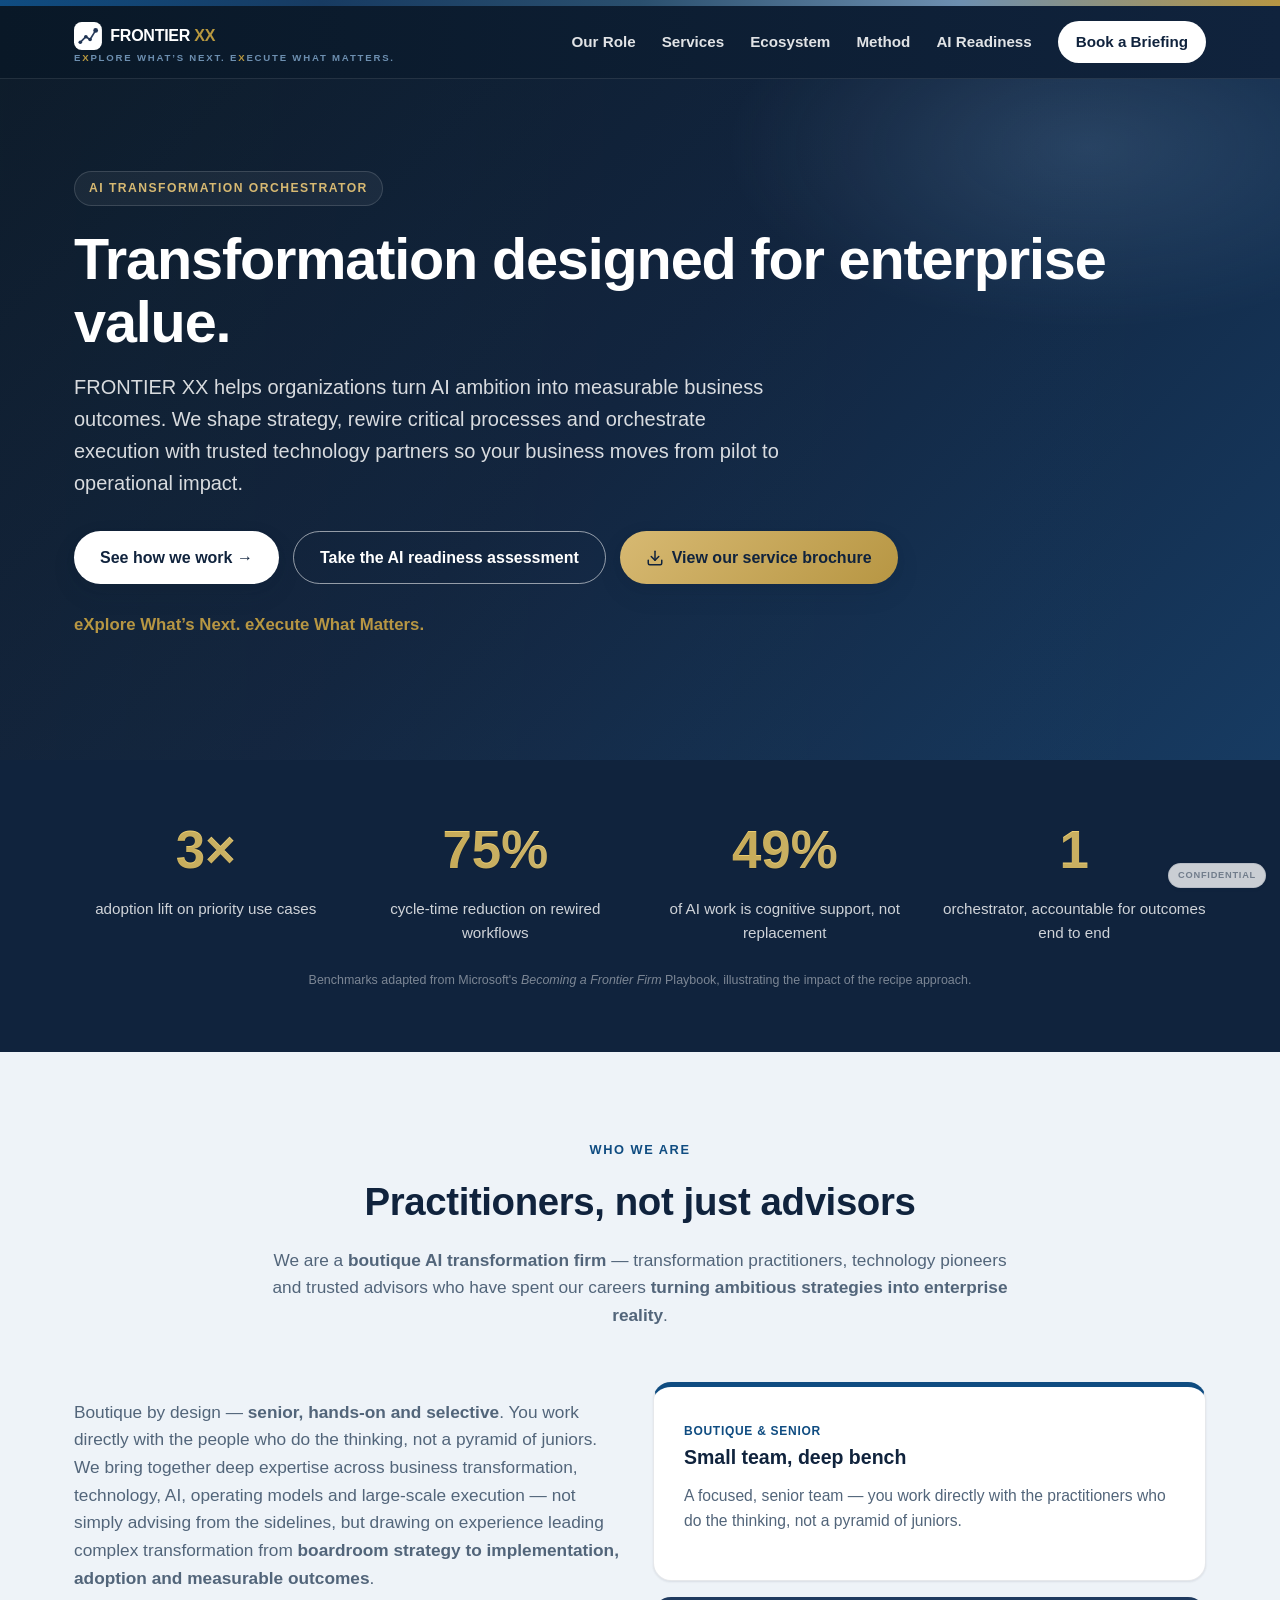
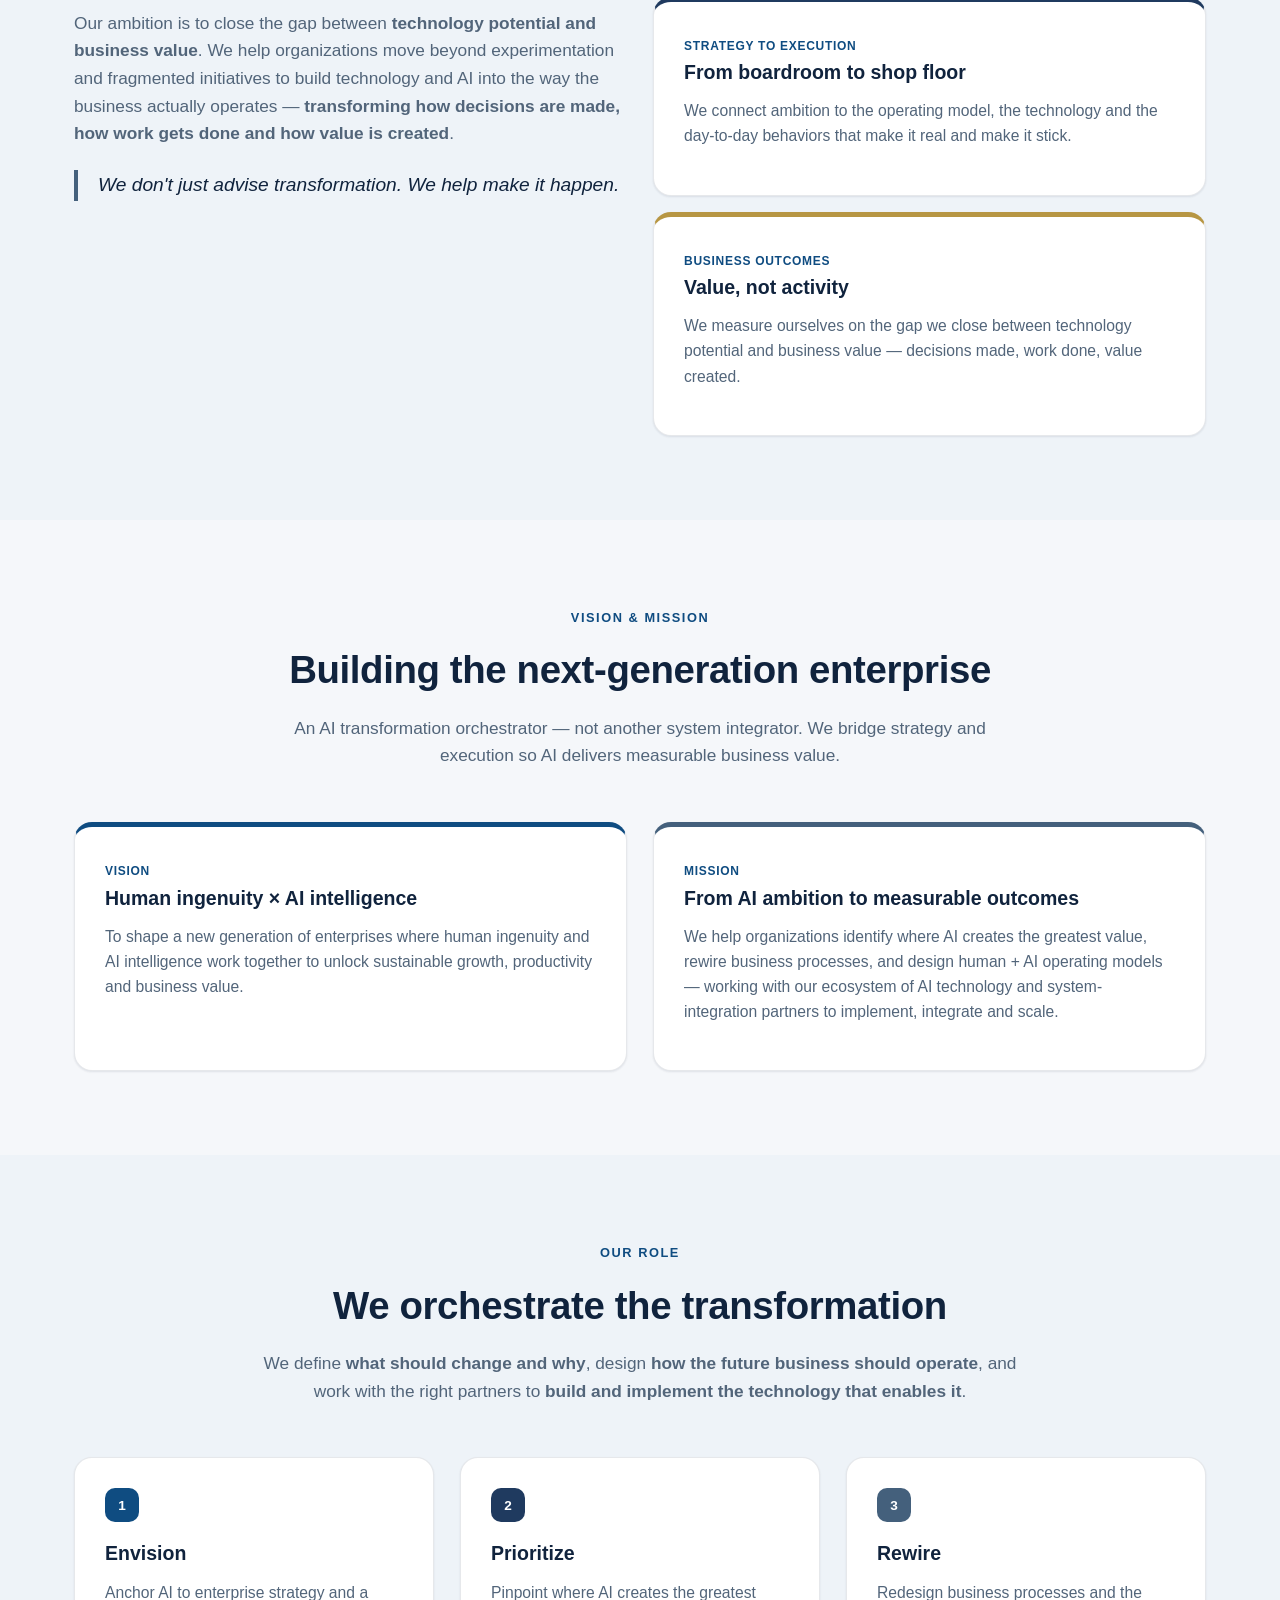
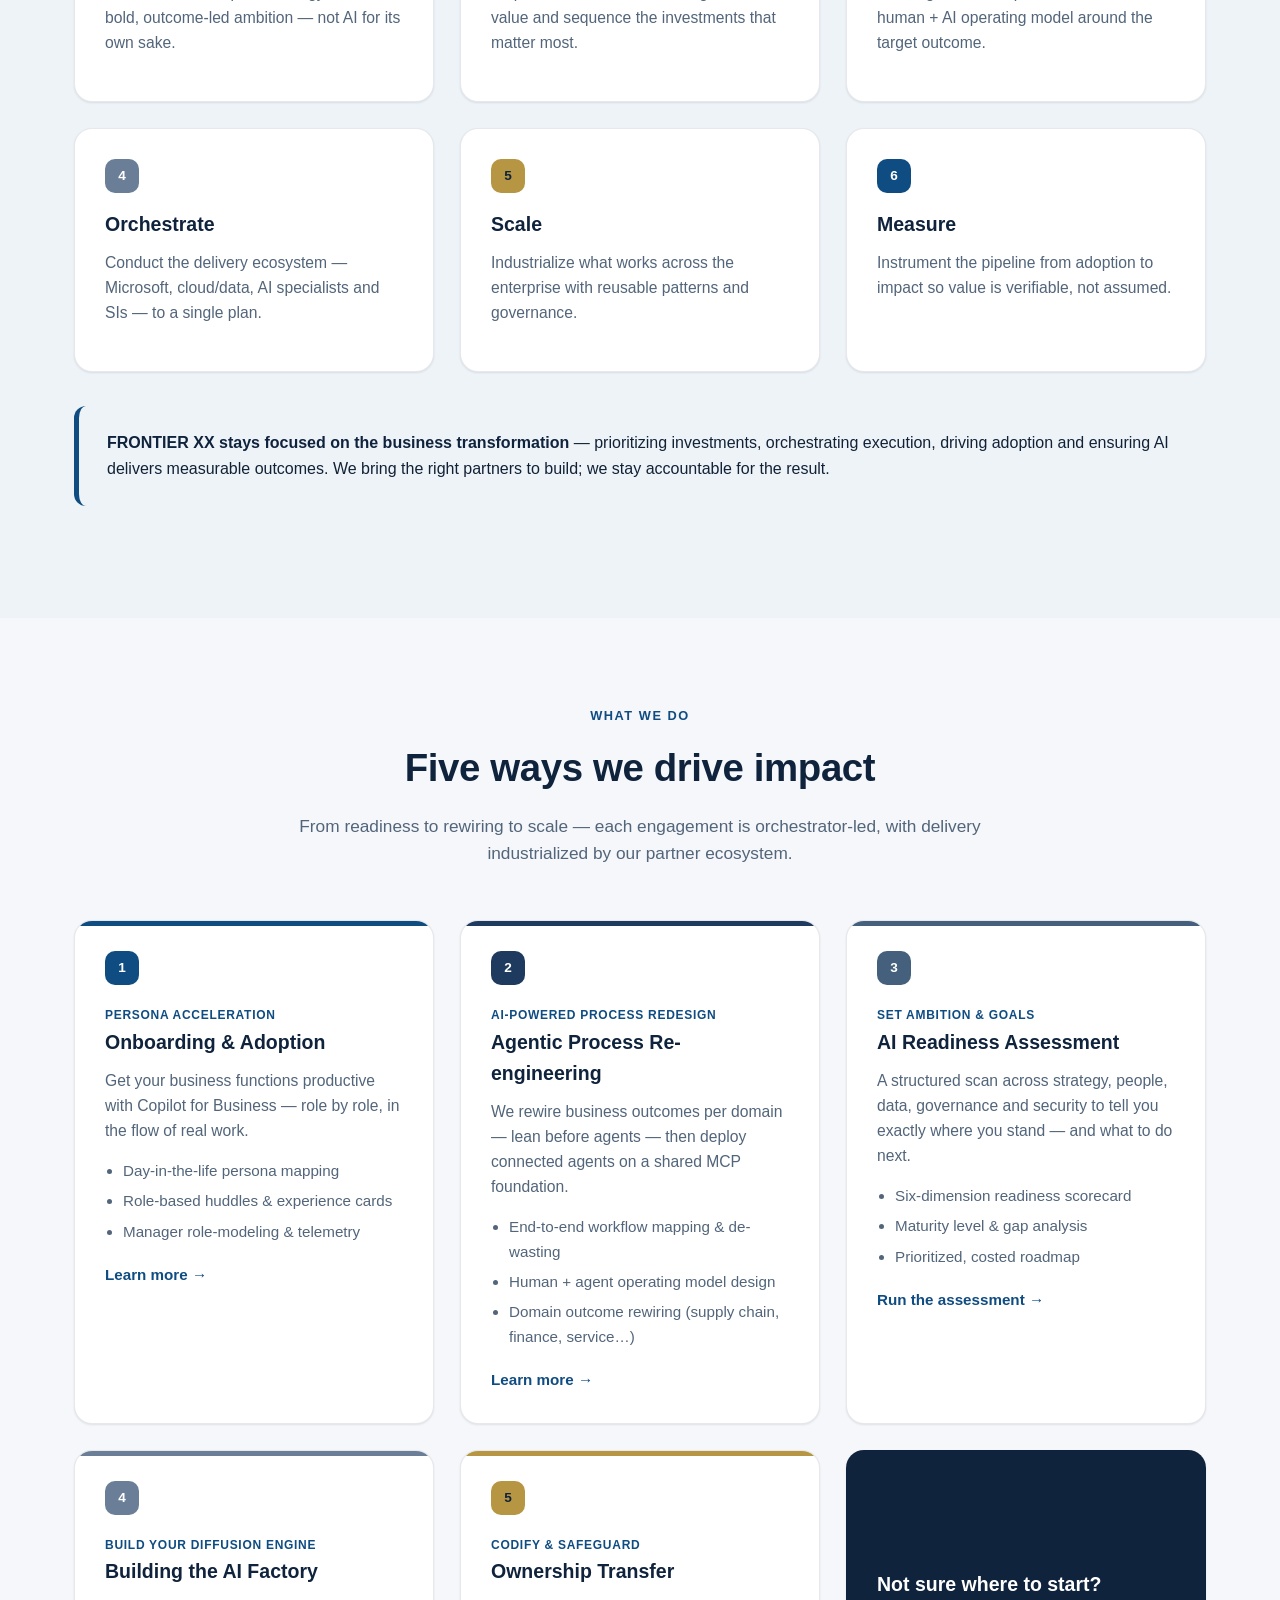
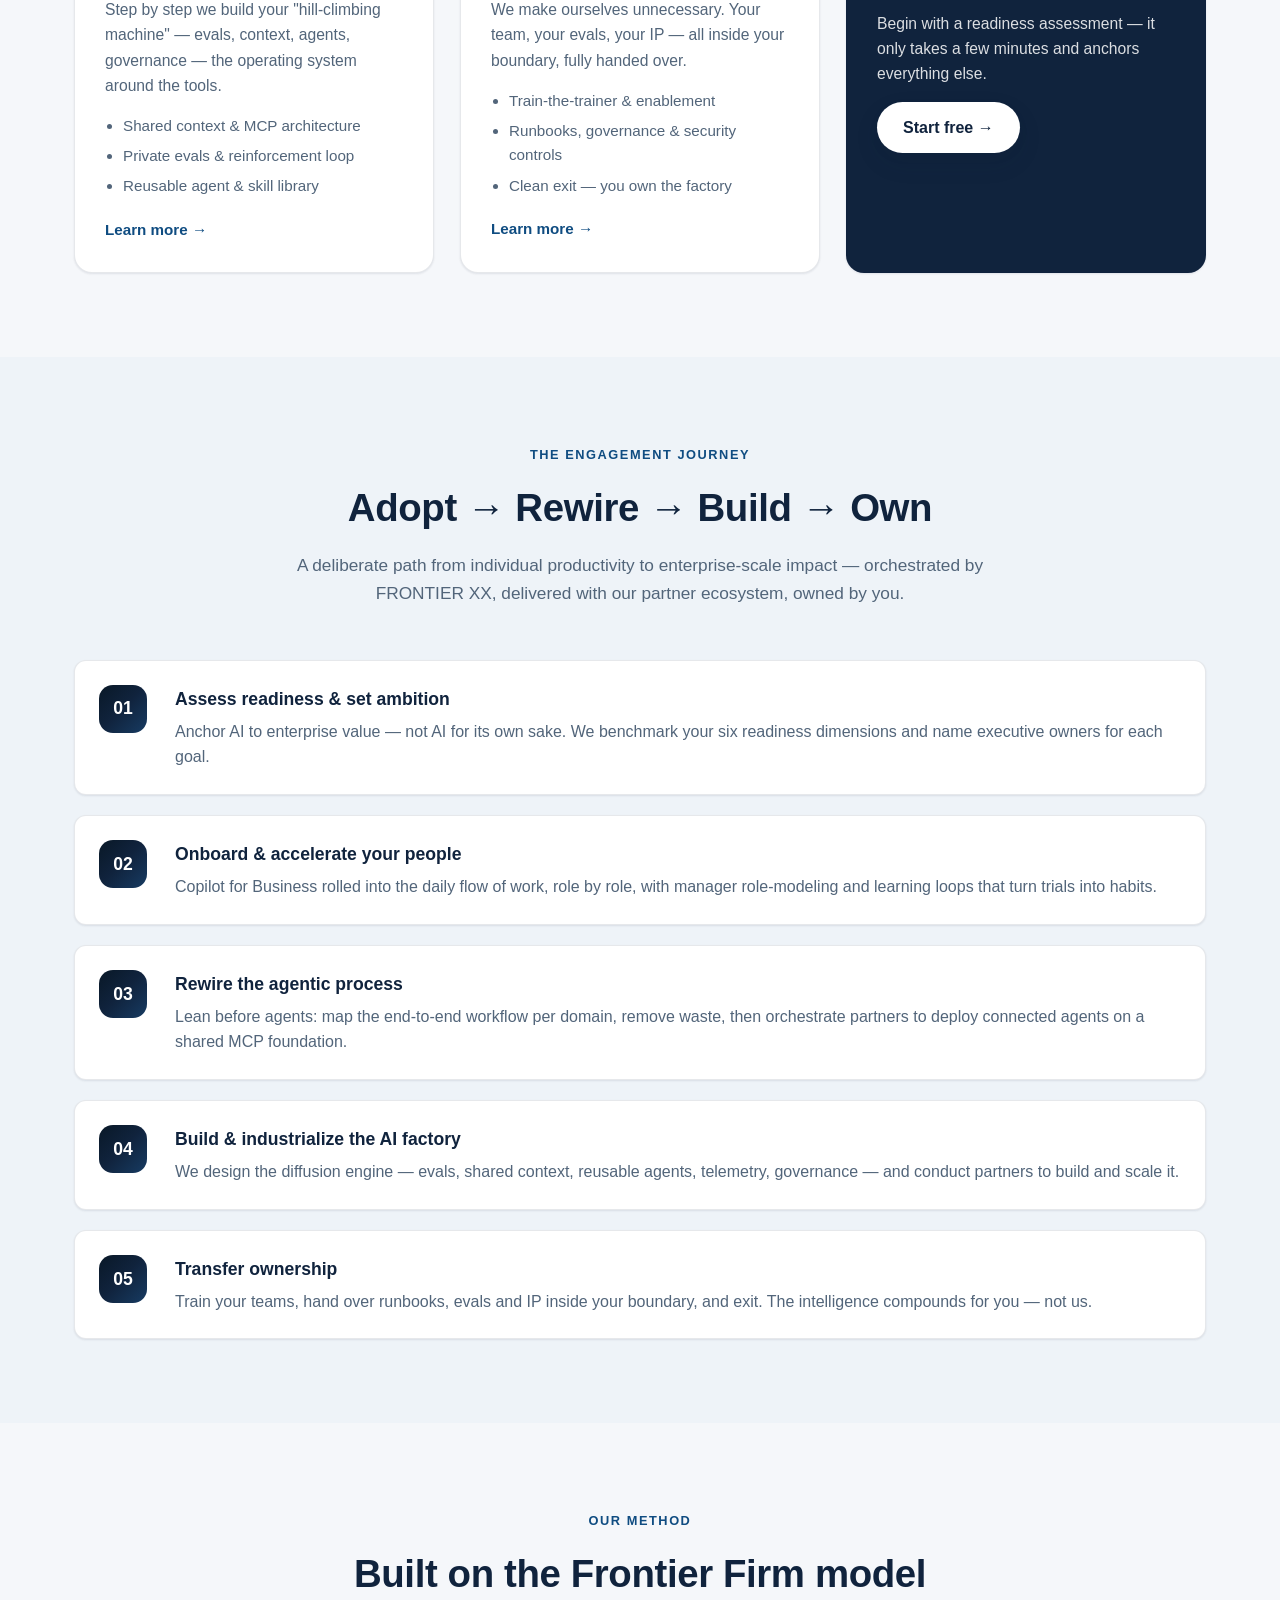
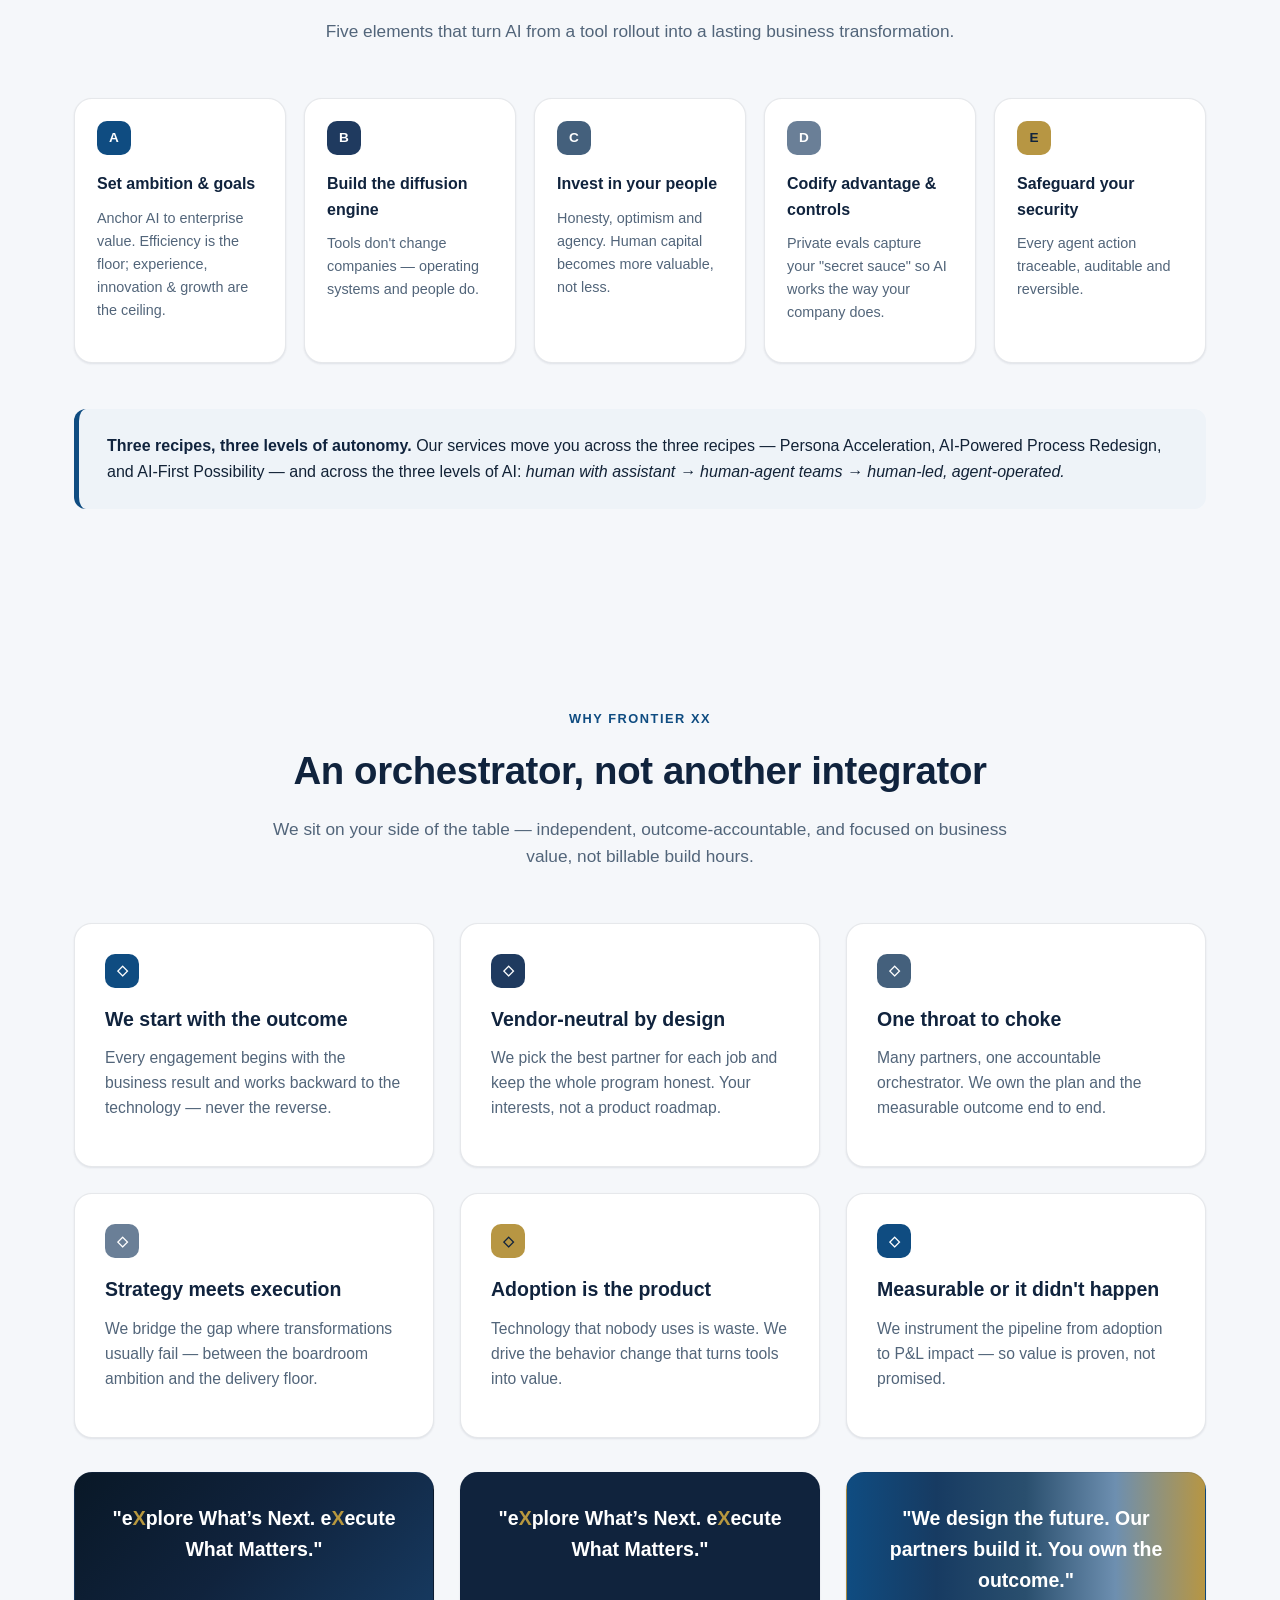
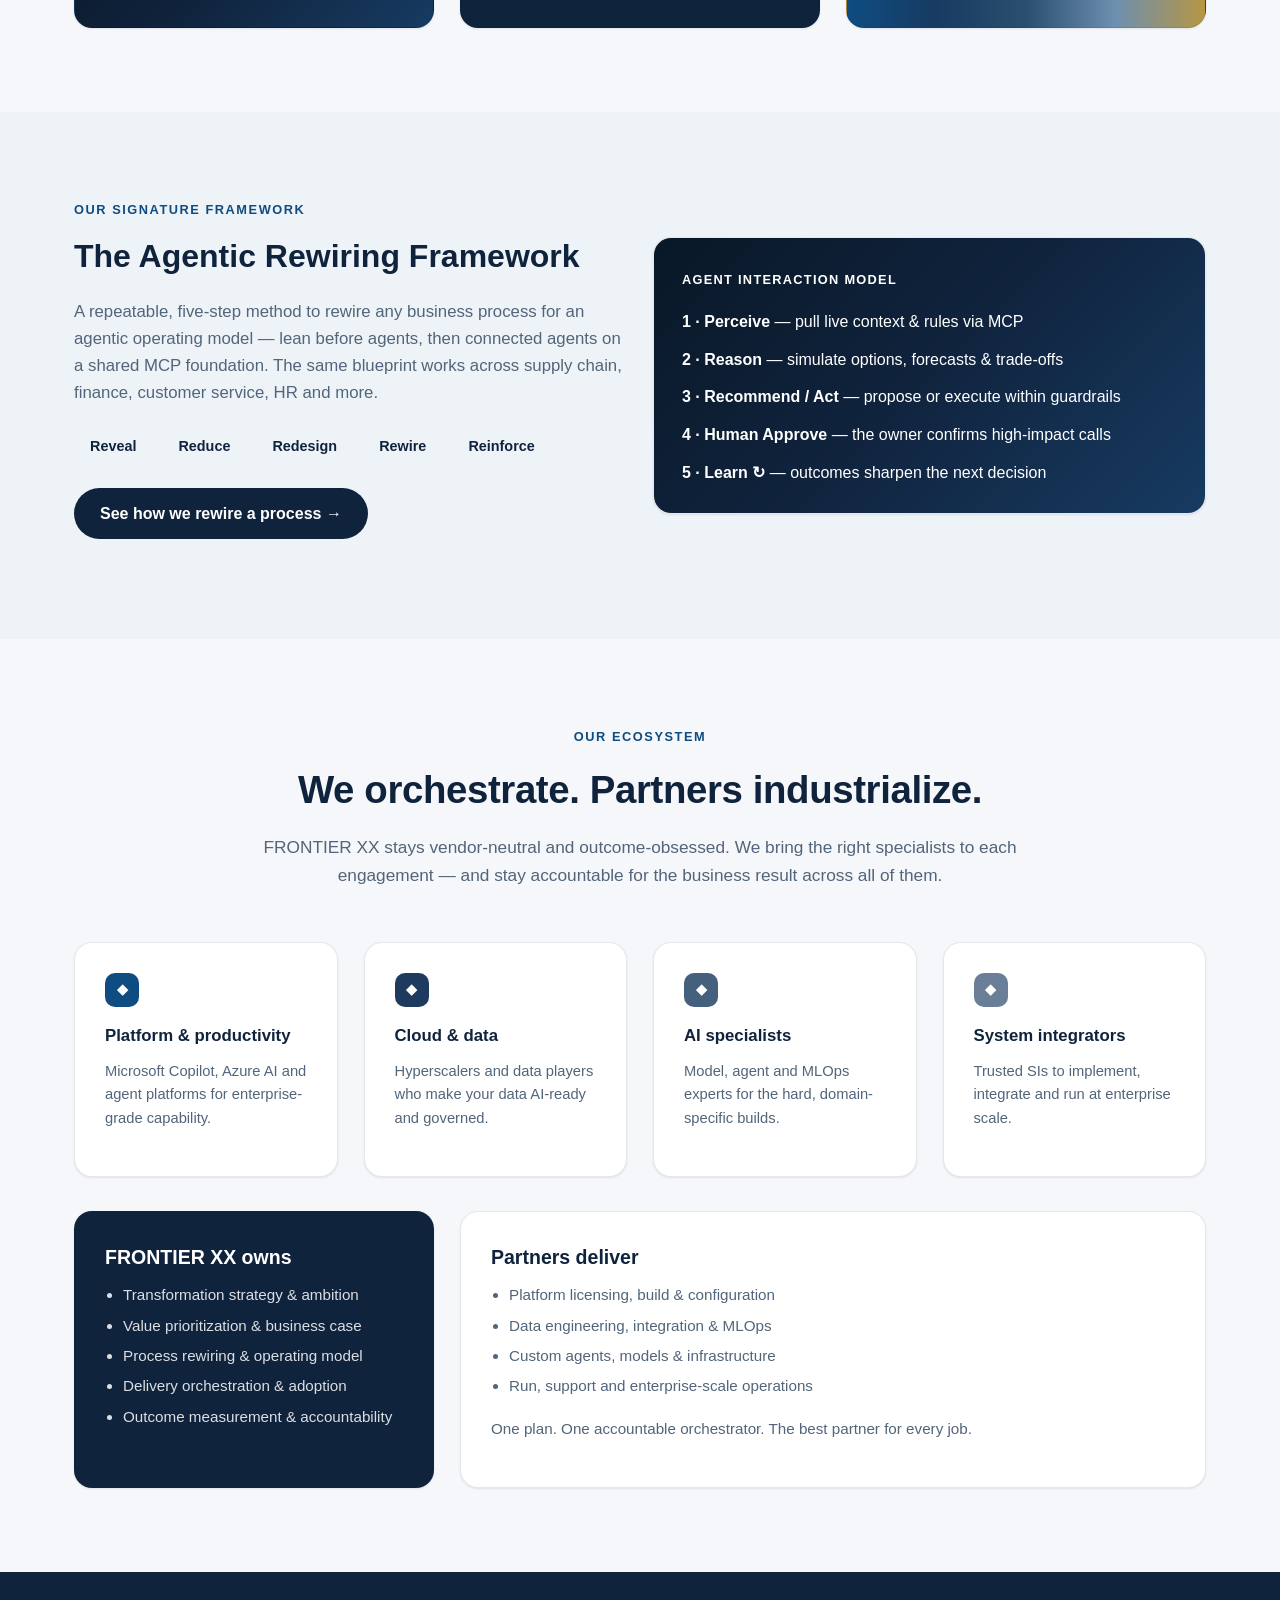
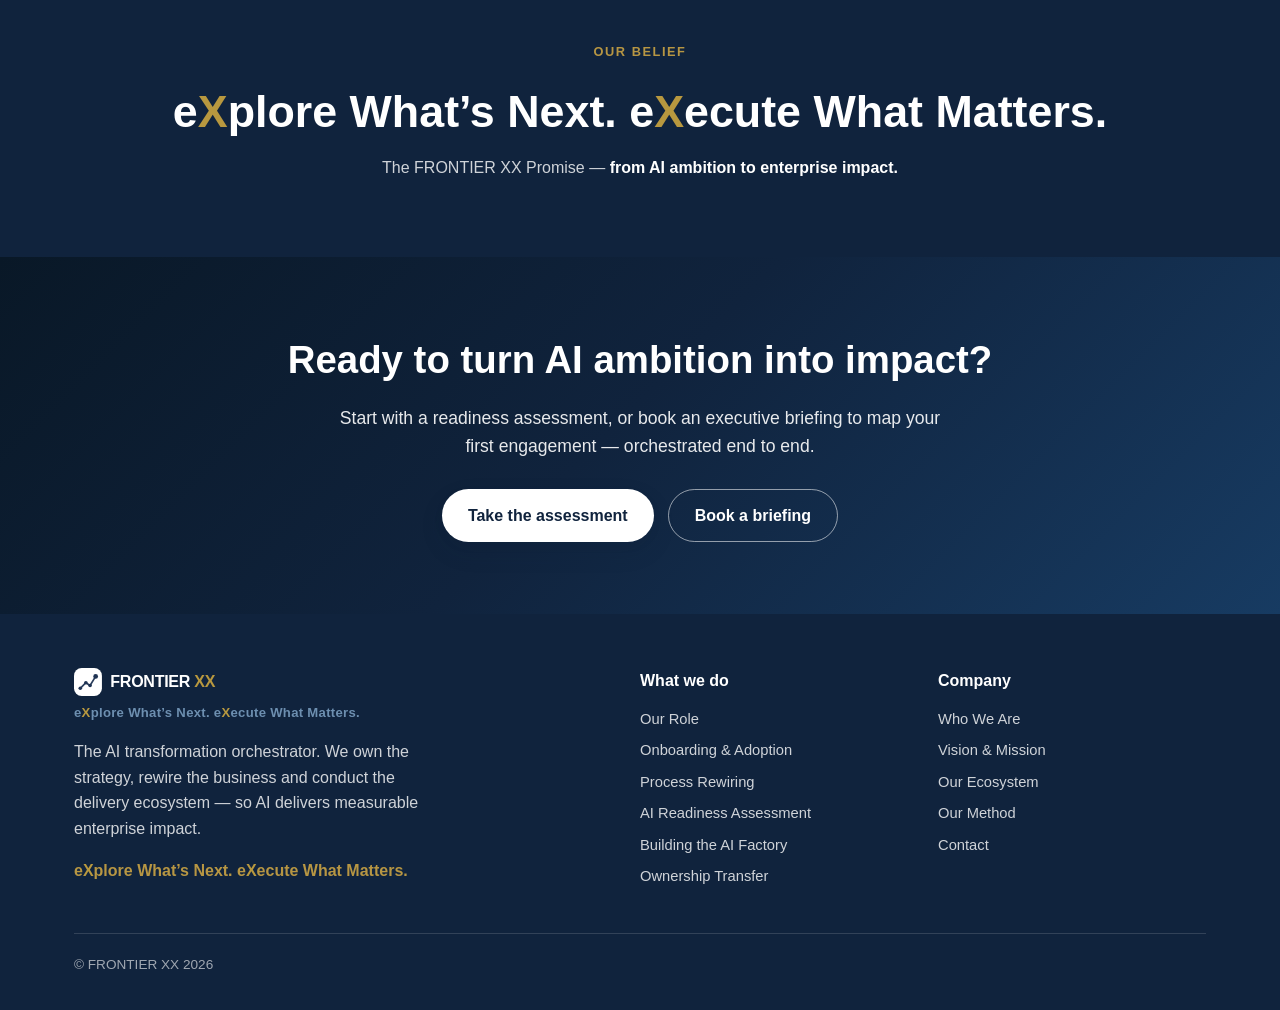
<file: index.html>
<!DOCTYPE html>
<html lang="en">
<head>
<meta charset="UTF-8">
<meta name="viewport" content="width=device-width, initial-scale=1.0">
<title>FRONTIER XX — From AI Ambition to Enterprise Impact</title>
<meta name="description" content="FRONTIER XX is an AI transformation orchestrator. We own the strategy, business rewiring and orchestration — and conduct an ecosystem of AI technology and system-integration partners to build and scale it.">
<link rel="icon" type="image/svg+xml" href="assets/logo.svg">
<link rel="stylesheet" href="assets/styles.css">
</head>
<body>
<div class="accent-bar"></div>
<div class="confidential-banner" role="note">Confidential</div>

<nav class="nav">
  <div class="nav-inner">
    <a class="brand" href="home.html"><img class="brandmark" src="assets/logo-lockup-light.svg" alt="FRONTIER XX"><span class="brand-tag">e<span class="slogan-x">X</span>plore What&rsquo;s Next. e<span class="slogan-x">X</span>ecute What Matters.</span></a>
    <div class="nav-links">
      <a href="#role">Our Role</a>
      <a href="#services">Services</a>
      <a href="#ecosystem">Ecosystem</a>
      <a href="#method">Method</a>
      <a href="assessment.html">AI Readiness</a>
      <a class="nav-cta" href="#contact">Book a Briefing</a>
    </div>
  </div>
</nav>

<!-- HERO -->
<header class="hero">
  <div class="container">
    <span class="eyebrow">AI Transformation Orchestrator</span>
    <h1>Transformation designed for enterprise value.</h1>
    <p class="lead">FRONTIER XX helps organizations turn AI ambition into measurable business outcomes. We shape strategy, rewire critical processes and orchestrate execution with trusted technology partners so your business moves from pilot to operational impact.</p>
    <div class="hero-cta">
      <a class="btn btn-primary" href="#role">See how we work →</a>
      <a class="btn btn-ghost" href="assessment.html">Take the AI readiness assessment</a>
      <a class="btn btn-download" href="service-offering.html" target="_blank" rel="noreferrer">
        <svg viewBox="0 0 24 24" fill="none" stroke="currentColor" stroke-width="2" stroke-linecap="round" stroke-linejoin="round" aria-hidden="true"><path d="M21 15v4a2 2 0 0 1-2 2H5a2 2 0 0 1-2-2v-4"/><polyline points="7 10 12 15 17 10"/><line x1="12" y1="15" x2="12" y2="3"/></svg>
        View our service brochure
      </a>
    </div>
    <p style="margin-top:28px;font-size:1.05rem;font-weight:600;color:var(--gold);">e<span class="slogan-x">X</span>plore What&rsquo;s Next. e<span class="slogan-x">X</span>ecute What Matters.</p>
  </div>
</header>

<!-- STAT STRIP -->
<section class="stats block" style="padding:48px 0;">
  <div class="container">
    <div class="grid grid-4">
      <div class="stat reveal"><div class="big">3×</div><div class="lbl">adoption lift on priority use cases</div></div>
      <div class="stat reveal"><div class="big">75%</div><div class="lbl">cycle-time reduction on rewired workflows</div></div>
      <div class="stat reveal"><div class="big">49%</div><div class="lbl">of AI work is cognitive support, not replacement</div></div>
      <div class="stat reveal"><div class="big">1</div><div class="lbl">orchestrator, accountable for outcomes end to end</div></div>
    </div>
    <p style="text-align:center;color:rgba(255,255,255,.45);font-size:.78rem;margin-top:26px;">Benchmarks adapted from Microsoft's <em>Becoming a Frontier Firm</em> Playbook, illustrating the impact of the recipe approach.</p>
  </div>
</section>

<!-- WHO WE ARE -->
<section class="block" id="who" style="background:var(--mist);">
  <div class="container">
    <div class="section-head reveal">
      <span class="kicker">Who we are</span>
      <h2>Practitioners, not just advisors</h2>
      <p>We are a <strong>boutique AI transformation firm</strong> — transformation practitioners, technology pioneers and trusted advisors who have spent our careers <strong>turning ambitious strategies into enterprise reality</strong>.</p>
    </div>
    <div class="grid grid-2" style="align-items:stretch;">
      <div class="reveal">
        <p style="color:var(--muted);font-size:1.08rem;">Boutique by design — <strong>senior, hands-on and selective</strong>. You work directly with the people who do the thinking, not a pyramid of juniors. We bring together deep expertise across business transformation, technology, AI, operating models and large-scale execution — not simply advising from the sidelines, but drawing on experience leading complex transformation from <strong>boardroom strategy to implementation, adoption and measurable outcomes</strong>.</p>
        <p style="color:var(--muted);font-size:1.08rem;margin-top:16px;">Our ambition is to close the gap between <strong>technology potential and business value</strong>. We help organizations move beyond experimentation and fragmented initiatives to build technology and AI into the way the business actually operates — <strong>transforming how decisions are made, how work gets done and how value is created</strong>.</p>
        <p class="quote" style="margin-top:22px;">We don't just advise transformation. We help make it happen.</p>
      </div>
      <div class="grid" style="gap:16px;">
        <div class="card reveal" style="border-top:5px solid var(--blue);">
          <span class="tag">Boutique &amp; senior</span>
          <h3>Small team, deep bench</h3>
          <p>A focused, senior team — you work directly with the practitioners who do the thinking, not a pyramid of juniors.</p>
        </div>
        <div class="card reveal" style="border-top:5px solid var(--indigo);">
          <span class="tag">Strategy to execution</span>
          <h3>From boardroom to shop floor</h3>
          <p>We connect ambition to the operating model, the technology and the day-to-day behaviors that make it real and make it stick.</p>
        </div>
        <div class="card reveal" style="border-top:5px solid var(--gold);">
          <span class="tag">Business outcomes</span>
          <h3>Value, not activity</h3>
          <p>We measure ourselves on the gap we close between technology potential and business value — decisions made, work done, value created.</p>
        </div>
      </div>
    </div>
  </div>
</section>

<!-- VISION / MISSION -->
<section class="block" id="vision">
  <div class="container">
    <div class="section-head reveal">
      <span class="kicker">Vision &amp; Mission</span>
      <h2>Building the next-generation enterprise</h2>
      <p>An AI transformation orchestrator — not another system integrator. We bridge strategy and execution so AI delivers measurable business value.</p>
    </div>
    <div class="grid grid-2">
      <div class="card reveal" style="border-top:5px solid var(--blue);">
        <span class="tag">Vision</span>
        <h3>Human ingenuity × AI intelligence</h3>
        <p>To shape a new generation of enterprises where human ingenuity and AI intelligence work together to unlock sustainable growth, productivity and business value.</p>
      </div>
      <div class="card reveal" style="border-top:5px solid var(--magenta);">
        <span class="tag">Mission</span>
        <h3>From AI ambition to measurable outcomes</h3>
        <p>We help organizations identify where AI creates the greatest value, rewire business processes, and design human + AI operating models — working with our ecosystem of AI technology and system-integration partners to implement, integrate and scale.</p>
      </div>
    </div>
  </div>
</section>

<!-- OUR ROLE -->
<section class="block" id="role" style="background:var(--mist);">
  <div class="container">
    <div class="section-head reveal">
      <span class="kicker">Our role</span>
      <h2>We orchestrate the transformation</h2>
      <p>We define <strong>what should change and why</strong>, design <strong>how the future business should operate</strong>, and work with the right partners to <strong>build and implement the technology that enables it</strong>.</p>
    </div>
    <div class="grid grid-3">
      <div class="card reveal"><div class="num sw-1">1</div><h3>Envision</h3><p>Anchor AI to enterprise strategy and a bold, outcome-led ambition — not AI for its own sake.</p></div>
      <div class="card reveal"><div class="num sw-2">2</div><h3>Prioritize</h3><p>Pinpoint where AI creates the greatest value and sequence the investments that matter most.</p></div>
      <div class="card reveal"><div class="num sw-3">3</div><h3>Rewire</h3><p>Redesign business processes and the human + AI operating model around the target outcome.</p></div>
      <div class="card reveal"><div class="num sw-4">4</div><h3>Orchestrate</h3><p>Conduct the delivery ecosystem — Microsoft, cloud/data, AI specialists and SIs — to a single plan.</p></div>
      <div class="card reveal"><div class="num sw-5">5</div><h3>Scale</h3><p>Industrialize what works across the enterprise with reusable patterns and governance.</p></div>
      <div class="card reveal"><div class="num sw-1">6</div><h3>Measure</h3><p>Instrument the pipeline from adoption to impact so value is verifiable, not assumed.</p></div>
    </div>
    <div class="callout reveal" style="margin-top:34px;"><strong>FRONTIER XX stays focused on the business transformation</strong> — prioritizing investments, orchestrating execution, driving adoption and ensuring AI delivers measurable outcomes. We bring the right partners to build; we stay accountable for the result.</div>
  </div>
</section>

<!-- SERVICES -->
<section class="block" id="services">
  <div class="container">
    <div class="section-head reveal">
      <span class="kicker">What we do</span>
      <h2>Five ways we drive impact</h2>
      <p>From readiness to rewiring to scale — each engagement is orchestrator-led, with delivery industrialized by our partner ecosystem.</p>
    </div>

    <div class="grid grid-3">
      <!-- 1 -->
      <div class="card reveal">
        <div class="bar-top sw-1"></div>
        <div class="num sw-1">1</div>
        <span class="tag">Persona Acceleration</span>
        <h3>Onboarding &amp; Adoption</h3>
        <p>Get your business functions productive with Copilot for Business — role by role, in the flow of real work.</p>
        <ul>
          <li>Day-in-the-life persona mapping</li>
          <li>Role-based huddles &amp; experience cards</li>
          <li>Manager role-modeling &amp; telemetry</li>
        </ul>
        <a class="more" href="service-onboarding.html">Learn more →</a>
      </div>
      <!-- 2 -->
      <div class="card reveal">
        <div class="bar-top sw-2"></div>
        <div class="num sw-2">2</div>
        <span class="tag">AI-Powered Process Redesign</span>
        <h3>Agentic Process Re-engineering</h3>
        <p>We rewire business outcomes per domain — lean before agents — then deploy connected agents on a shared MCP foundation.</p>
        <ul>
          <li>End-to-end workflow mapping &amp; de-wasting</li>
          <li>Human + agent operating model design</li>
          <li>Domain outcome rewiring (supply chain, finance, service…)</li>
        </ul>
        <a class="more" href="service-process.html">Learn more →</a>
      </div>
      <!-- 3 -->
      <div class="card reveal">
        <div class="bar-top sw-3"></div>
        <div class="num sw-3">3</div>
        <span class="tag">Set Ambition &amp; Goals</span>
        <h3>AI Readiness Assessment</h3>
        <p>A structured scan across strategy, people, data, governance and security to tell you exactly where you stand — and what to do next.</p>
        <ul>
          <li>Six-dimension readiness scorecard</li>
          <li>Maturity level &amp; gap analysis</li>
          <li>Prioritized, costed roadmap</li>
        </ul>
        <a class="more" href="assessment.html">Run the assessment →</a>
      </div>
      <!-- 4 -->
      <div class="card reveal">
        <div class="bar-top sw-4"></div>
        <div class="num sw-4">4</div>
        <span class="tag">Build Your Diffusion Engine</span>
        <h3>Building the AI Factory</h3>
        <p>Step by step we build your "hill-climbing machine" — evals, context, agents, governance — the operating system around the tools.</p>
        <ul>
          <li>Shared context &amp; MCP architecture</li>
          <li>Private evals &amp; reinforcement loop</li>
          <li>Reusable agent &amp; skill library</li>
        </ul>
        <a class="more" href="service-factory.html">Learn more →</a>
      </div>
      <!-- 5 -->
      <div class="card reveal">
        <div class="bar-top sw-5"></div>
        <div class="num sw-5">5</div>
        <span class="tag">Codify &amp; Safeguard</span>
        <h3>Ownership Transfer</h3>
        <p>We make ourselves unnecessary. Your team, your evals, your IP — all inside your boundary, fully handed over.</p>
        <ul>
          <li>Train-the-trainer &amp; enablement</li>
          <li>Runbooks, governance &amp; security controls</li>
          <li>Clean exit — you own the factory</li>
        </ul>
        <a class="more" href="service-ownership.html">Learn more →</a>
      </div>
      <!-- CTA tile -->
      <div class="card reveal" style="background:var(--navy);color:#fff;display:flex;flex-direction:column;justify-content:center;">
        <h3 style="color:#fff;">Not sure where to start?</h3>
        <p style="color:rgba(255,255,255,.85);">Begin with a readiness assessment — it only takes a few minutes and anchors everything else.</p>
        <a class="btn btn-primary" href="assessment.html" style="align-self:flex-start;">Start free →</a>
      </div>
    </div>
  </div>
</section>

<!-- JOURNEY -->
<section class="block" id="journey" style="background:var(--mist);">
  <div class="container">
    <div class="section-head reveal">
      <span class="kicker">The engagement journey</span>
      <h2>Adopt → Rewire → Build → Own</h2>
      <p>A deliberate path from individual productivity to enterprise-scale impact — orchestrated by FRONTIER XX, delivered with our partner ecosystem, owned by you.</p>
    </div>
    <div class="steps">
      <div class="step reveal"><div class="dot">01</div><div><h4>Assess readiness &amp; set ambition</h4><p>Anchor AI to enterprise value — not AI for its own sake. We benchmark your six readiness dimensions and name executive owners for each goal.</p></div></div>
      <div class="step reveal"><div class="dot">02</div><div><h4>Onboard &amp; accelerate your people</h4><p>Copilot for Business rolled into the daily flow of work, role by role, with manager role-modeling and learning loops that turn trials into habits.</p></div></div>
      <div class="step reveal"><div class="dot">03</div><div><h4>Rewire the agentic process</h4><p>Lean before agents: map the end-to-end workflow per domain, remove waste, then orchestrate partners to deploy connected agents on a shared MCP foundation.</p></div></div>
      <div class="step reveal"><div class="dot">04</div><div><h4>Build &amp; industrialize the AI factory</h4><p>We design the diffusion engine — evals, shared context, reusable agents, telemetry, governance — and conduct partners to build and scale it.</p></div></div>
      <div class="step reveal"><div class="dot">05</div><div><h4>Transfer ownership</h4><p>Train your teams, hand over runbooks, evals and IP inside your boundary, and exit. The intelligence compounds for you — not us.</p></div></div>
    </div>
  </div>
</section>

<!-- METHOD -->
<section class="block" id="method">
  <div class="container">
    <div class="section-head reveal">
      <span class="kicker">Our method</span>
      <h2>Built on the Frontier Firm model</h2>
      <p>Five elements that turn AI from a tool rollout into a lasting business transformation.</p>
    </div>
    <div class="grid grid-5" style="display:grid;grid-template-columns:repeat(5,1fr);gap:18px;">
      <div class="card reveal" style="padding:22px;"><div class="num sw-1">A</div><h3 style="font-size:1rem;">Set ambition &amp; goals</h3><p style="font-size:.9rem;">Anchor AI to enterprise value. Efficiency is the floor; experience, innovation &amp; growth are the ceiling.</p></div>
      <div class="card reveal" style="padding:22px;"><div class="num sw-2">B</div><h3 style="font-size:1rem;">Build the diffusion engine</h3><p style="font-size:.9rem;">Tools don't change companies — operating systems and people do.</p></div>
      <div class="card reveal" style="padding:22px;"><div class="num sw-3">C</div><h3 style="font-size:1rem;">Invest in your people</h3><p style="font-size:.9rem;">Honesty, optimism and agency. Human capital becomes more valuable, not less.</p></div>
      <div class="card reveal" style="padding:22px;"><div class="num sw-4">D</div><h3 style="font-size:1rem;">Codify advantage &amp; controls</h3><p style="font-size:.9rem;">Private evals capture your "secret sauce" so AI works the way your company does.</p></div>
      <div class="card reveal" style="padding:22px;"><div class="num sw-5">E</div><h3 style="font-size:1rem;">Safeguard your security</h3><p style="font-size:.9rem;">Every agent action traceable, auditable and reversible.</p></div>
    </div>
    <style>@media(max-width:960px){.grid-5{grid-template-columns:repeat(2,1fr)!important;}}@media(max-width:560px){.grid-5{grid-template-columns:1fr!important;}}</style>

    <div class="callout reveal" style="margin-top:46px;">
      <strong>Three recipes, three levels of autonomy.</strong> Our services move you across the three recipes — Persona Acceleration, AI-Powered Process Redesign, and AI-First Possibility — and across the three levels of AI: <em>human with assistant → human-agent teams → human-led, agent-operated.</em>
    </div>
  </div>
</section>

<!-- WHY FRONTIER XX / MARKETING MESSAGES -->
<section class="block" id="why">
  <div class="container">
    <div class="section-head reveal">
      <span class="kicker">Why FRONTIER XX</span>
      <h2>An orchestrator, not another integrator</h2>
      <p>We sit on your side of the table — independent, outcome-accountable, and focused on business value, not billable build hours.</p>
    </div>
    <div class="grid grid-3">
      <div class="card reveal"><div class="num sw-1">◇</div><h3>We start with the outcome</h3><p>Every engagement begins with the business result and works backward to the technology — never the reverse.</p></div>
      <div class="card reveal"><div class="num sw-2">◇</div><h3>Vendor-neutral by design</h3><p>We pick the best partner for each job and keep the whole program honest. Your interests, not a product roadmap.</p></div>
      <div class="card reveal"><div class="num sw-3">◇</div><h3>One throat to choke</h3><p>Many partners, one accountable orchestrator. We own the plan and the measurable outcome end to end.</p></div>
      <div class="card reveal"><div class="num sw-4">◇</div><h3>Strategy meets execution</h3><p>We bridge the gap where transformations usually fail — between the boardroom ambition and the delivery floor.</p></div>
      <div class="card reveal"><div class="num sw-5">◇</div><h3>Adoption is the product</h3><p>Technology that nobody uses is waste. We drive the behavior change that turns tools into value.</p></div>
      <div class="card reveal"><div class="num sw-1">◇</div><h3>Measurable or it didn't happen</h3><p>We instrument the pipeline from adoption to P&amp;L impact — so value is proven, not promised.</p></div>
    </div>
    <div class="grid grid-3 reveal" style="margin-top:34px;text-align:center;">
      <div class="card" style="background:var(--grad-hero);color:#fff;"><h3 style="color:#fff;margin:0;">"e<span class="slogan-x">X</span>plore What&rsquo;s Next. e<span class="slogan-x">X</span>ecute What Matters."</h3></div>
      <div class="card" style="background:var(--navy);color:#fff;"><h3 style="color:#fff;margin:0;">"e<span class="slogan-x">X</span>plore What&rsquo;s Next. e<span class="slogan-x">X</span>ecute What Matters."</h3></div>
      <div class="card" style="background:var(--grad-accent);color:#fff;"><h3 style="color:#fff;margin:0;">"We design the future. Our partners build it. You own the outcome."</h3></div>
    </div>
  </div>
</section>

<!-- PROOF / FLAGSHIP -->
<section class="block" style="background:var(--mist);">
  <div class="container">
    <div class="grid grid-2" style="align-items:center;">
      <div class="reveal">
        <span class="kicker">Our signature framework</span>
        <h2 style="color:var(--navy);font-size:2rem;margin:10px 0 14px;">The Agentic Rewiring Framework</h2>
        <p style="color:var(--muted);font-size:1.05rem;">A repeatable, five-step method to rewire any business process for an agentic operating model — lean before agents, then connected agents on a shared MCP foundation. The same blueprint works across supply chain, finance, customer service, HR and more.</p>
        <div class="pills" style="margin-top:20px;">
          <span class="pill">Reveal</span>
          <span class="pill">Reduce</span>
          <span class="pill">Redesign</span>
          <span class="pill">Rewire</span>
          <span class="pill">Reinforce</span>
        </div>
        <p style="margin-top:22px;"><a class="btn btn-dark" href="service-process.html">See how we rewire a process →</a></p>
      </div>
      <div class="reveal">
        <div class="card" style="padding:0;overflow:hidden;">
          <div style="background:var(--grad-hero);color:#fff;padding:28px;">
            <strong style="letter-spacing:.1em;font-size:.8rem;">AGENT INTERACTION MODEL</strong>
            <div style="display:flex;flex-direction:column;gap:12px;margin-top:18px;">
              <div><strong>1 · Perceive</strong> — pull live context &amp; rules via MCP</div>
              <div><strong>2 · Reason</strong> — simulate options, forecasts &amp; trade-offs</div>
              <div><strong>3 · Recommend / Act</strong> — propose or execute within guardrails</div>
              <div><strong>4 · Human Approve</strong> — the owner confirms high-impact calls</div>
              <div><strong>5 · Learn ↻</strong> — outcomes sharpen the next decision</div>
            </div>
          </div>
        </div>
      </div>
    </div>
  </div>
</section>

<!-- ECOSYSTEM -->
<section class="block" id="ecosystem">
  <div class="container">
    <div class="section-head reveal">
      <span class="kicker">Our ecosystem</span>
      <h2>We orchestrate. Partners industrialize.</h2>
      <p>FRONTIER XX stays vendor-neutral and outcome-obsessed. We bring the right specialists to each engagement — and stay accountable for the business result across all of them.</p>
    </div>
    <div class="grid grid-4">
      <div class="card reveal"><div class="num sw-1">◆</div><h3 style="font-size:1.05rem;">Platform &amp; productivity</h3><p style="font-size:.92rem;">Microsoft Copilot, Azure AI and agent platforms for enterprise-grade capability.</p></div>
      <div class="card reveal"><div class="num sw-2">◆</div><h3 style="font-size:1.05rem;">Cloud &amp; data</h3><p style="font-size:.92rem;">Hyperscalers and data players who make your data AI-ready and governed.</p></div>
      <div class="card reveal"><div class="num sw-3">◆</div><h3 style="font-size:1.05rem;">AI specialists</h3><p style="font-size:.92rem;">Model, agent and MLOps experts for the hard, domain-specific builds.</p></div>
      <div class="card reveal"><div class="num sw-4">◆</div><h3 style="font-size:1.05rem;">System integrators</h3><p style="font-size:.92rem;">Trusted SIs to implement, integrate and run at enterprise scale.</p></div>
    </div>

    <div class="grid grid-3" style="margin-top:34px;">
      <div class="card reveal" style="background:var(--navy);color:#fff;">
        <h3 style="color:#fff;">FRONTIER XX owns</h3>
        <ul style="color:rgba(255,255,255,.85);">
          <li>Transformation strategy &amp; ambition</li>
          <li>Value prioritization &amp; business case</li>
          <li>Process rewiring &amp; operating model</li>
          <li>Delivery orchestration &amp; adoption</li>
          <li>Outcome measurement &amp; accountability</li>
        </ul>
      </div>
      <div class="card reveal" style="grid-column:span 2;">
        <h3>Partners deliver</h3>
        <ul>
          <li>Platform licensing, build &amp; configuration</li>
          <li>Data engineering, integration &amp; MLOps</li>
          <li>Custom agents, models &amp; infrastructure</li>
          <li>Run, support and enterprise-scale operations</li>
        </ul>
        <p style="margin-top:10px;color:var(--muted);font-size:.95rem;">One plan. One accountable orchestrator. The best partner for every job.</p>
      </div>
    </div>
  </div>
</section>

<!-- BELIEF / PROMISE BAND -->
<section class="stats block" style="padding:66px 0;text-align:center;">
  <div class="container">
    <span class="kicker" style="color:var(--gold);">Our belief</span>
    <h2 style="color:#fff;font-size:clamp(1.8rem,4vw,2.8rem);margin:12px 0 8px;">e<span class="slogan-x">X</span>plore What&rsquo;s Next. e<span class="slogan-x">X</span>ecute What Matters.</h2>
    <p style="color:rgba(255,255,255,.8);max-width:640px;margin:0 auto 10px;">The FRONTIER XX Promise — <strong style="color:#fff;">from AI ambition to enterprise impact.</strong></p>
  </div>
</section>

<!-- CONTACT CTA -->
<section class="cta-band" id="contact">
  <div class="container">
    <h2>Ready to turn AI ambition into impact?</h2>
    <p>Start with a readiness assessment, or book an executive briefing to map your first engagement — orchestrated end to end.</p>
    <div style="display:flex;gap:14px;justify-content:center;flex-wrap:wrap;">
      <a class="btn btn-primary" href="assessment.html">Take the assessment</a>
      <a class="btn btn-ghost" href="mailto:hello@frontierx.example">Book a briefing</a>
    </div>
  </div>
</section>

<footer class="site">
  <div class="container">
    <div class="cols">
      <div>
        <div class="brand" style="color:#fff;margin-bottom:6px;"><img class="brandmark" src="assets/logo-lockup-light.svg" alt="FRONTIER XX"></div>
        <div style="font-size:.82rem;font-weight:600;letter-spacing:.3px;color:var(--blue-light);margin-bottom:14px;">e<span class="slogan-x">X</span>plore What&rsquo;s Next. e<span class="slogan-x">X</span>ecute What Matters.</div>
        <p style="max-width:380px;">The AI transformation orchestrator. We own the strategy, rewire the business and conduct the delivery ecosystem — so AI delivers measurable enterprise impact.</p>
        <p style="max-width:380px;margin-top:10px;color:var(--gold);font-weight:600;">e<span class="slogan-x">X</span>plore What&rsquo;s Next. e<span class="slogan-x">X</span>ecute What Matters.</p>
      </div>
      <div>
        <h5>What we do</h5>
        <a href="#role">Our Role</a>
        <a href="service-onboarding.html">Onboarding &amp; Adoption</a>
        <a href="service-process.html">Process Rewiring</a>
        <a href="assessment.html">AI Readiness Assessment</a>
        <a href="service-factory.html">Building the AI Factory</a>
        <a href="service-ownership.html">Ownership Transfer</a>
      </div>
      <div>
        <h5>Company</h5>
        <a href="#who">Who We Are</a>
        <a href="#vision">Vision &amp; Mission</a>
        <a href="#ecosystem">Our Ecosystem</a>
        <a href="#method">Our Method</a>
        <a href="mailto:hello@frontierx.example">Contact</a>
      </div>
    </div>
    <div class="copyright">© FRONTIER XX 2026</div>
  </div>
</footer>

<script src="assets/app.js"></script>
</body>
</html>
</file>
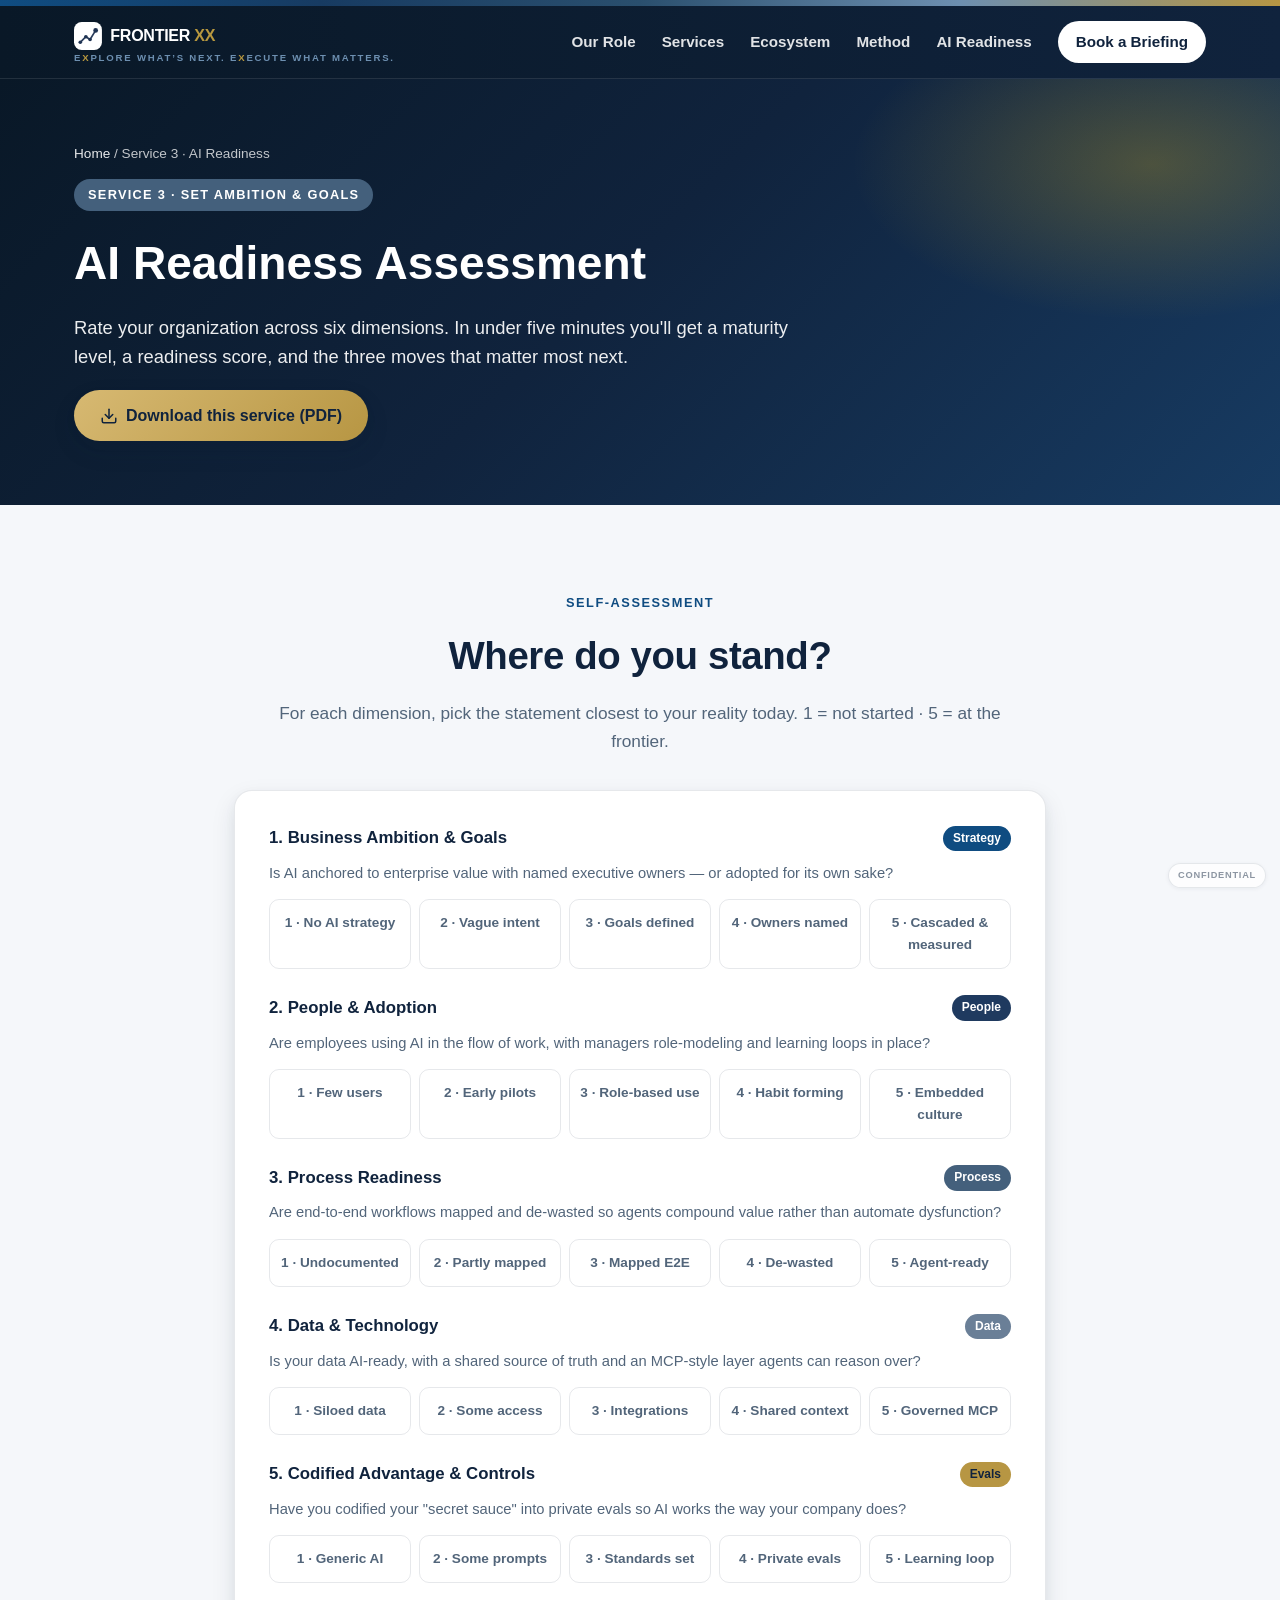
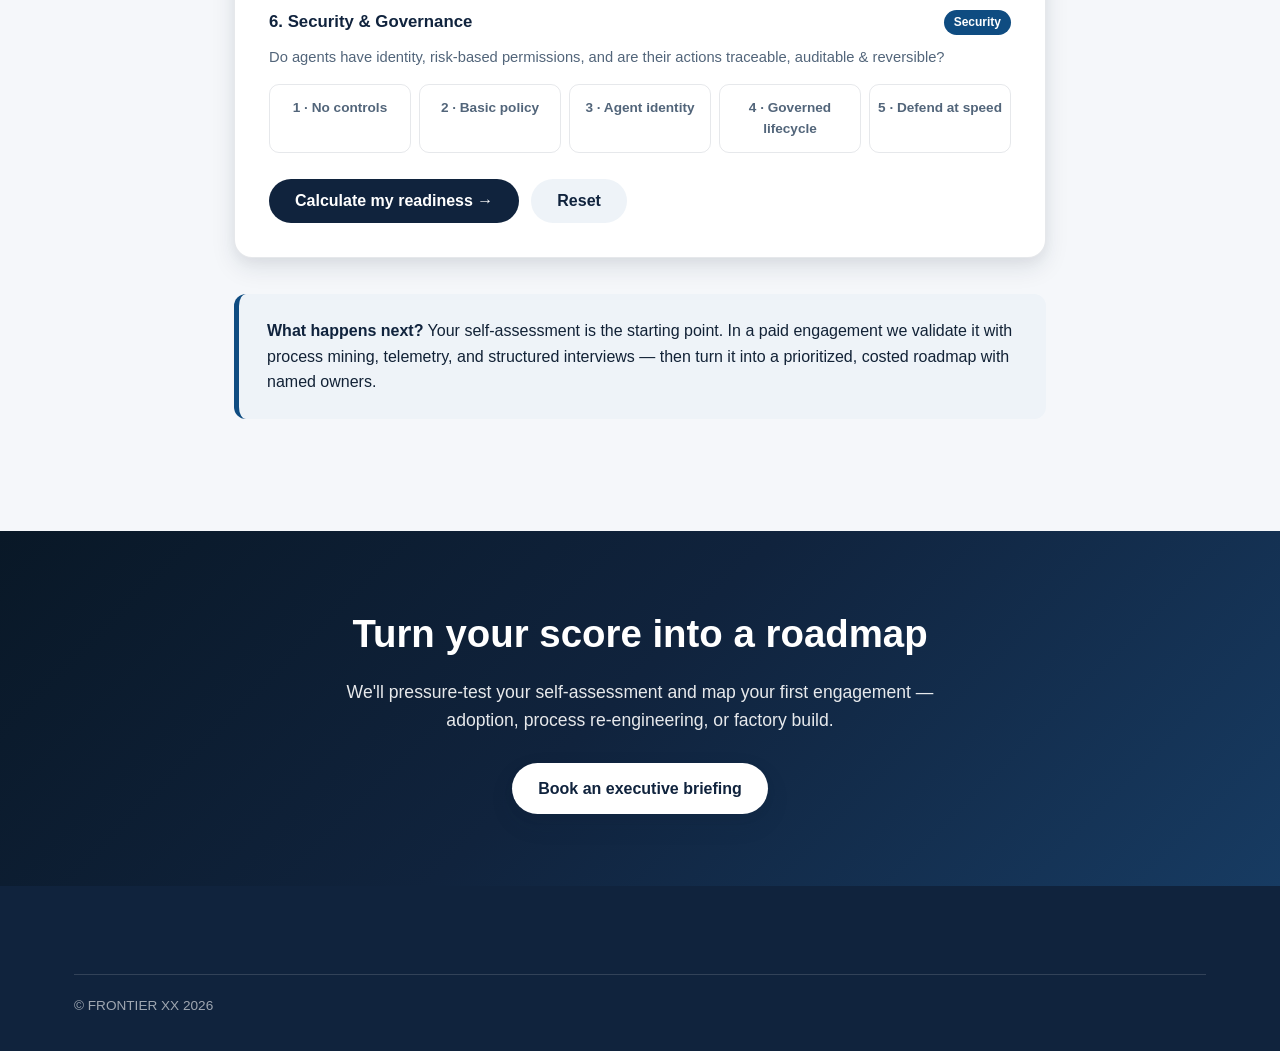
<file: assessment.html>
<!DOCTYPE html>
<html lang="en">
<head>
<meta charset="UTF-8">
<meta name="viewport" content="width=device-width, initial-scale=1.0">
<title>AI Readiness Assessment — FRONTIER XX</title>
<meta name="description" content="A six-dimension AI readiness scorecard. Rate your organization and get an instant maturity level plus prioritized recommendations.">
<link rel="icon" type="image/svg+xml" href="assets/logo.svg">
<link rel="stylesheet" href="assets/styles.css">
</head>
<body>
<div class="accent-bar"></div>
<div class="confidential-banner" role="note">Confidential</div>

<nav class="nav">
  <div class="nav-inner">
    <a class="brand" href="home.html"><img class="brandmark" src="assets/logo-lockup-light.svg" alt="FRONTIER XX"><span class="brand-tag">e<span class="slogan-x">X</span>plore What&rsquo;s Next. e<span class="slogan-x">X</span>ecute What Matters.</span></a>
    <div class="nav-links">
      <a href="home.html#role">Our Role</a>
      <a href="home.html#services">Services</a>
      <a href="home.html#ecosystem">Ecosystem</a>
      <a href="home.html#method">Method</a>
      <a href="assessment.html">AI Readiness</a>
      <a class="nav-cta" href="home.html#contact">Book a Briefing</a>
    </div>
  </div>
</nav>

<header class="page-hero">
  <div class="container">
    <div class="breadcrumb"><a href="home.html">Home</a> / Service 3 · AI Readiness</div>
    <span class="svc-badge sw-3" style="color:#fff;">Service 3 · Set Ambition &amp; Goals</span>
    <h1>AI Readiness Assessment</h1>
    <p>Rate your organization across six dimensions. In under five minutes you'll get a maturity level, a readiness score, and the three moves that matter most next.</p>
    <a class="btn btn-download" style="margin-top:18px;" href="assets/pdf/FrontierX-AI-Readiness.pdf" download>
      <svg viewBox="0 0 24 24" fill="none" stroke="currentColor" stroke-width="2" stroke-linecap="round" stroke-linejoin="round" aria-hidden="true"><path d="M21 15v4a2 2 0 0 1-2 2H5a2 2 0 0 1-2-2v-4"/><polyline points="7 10 12 15 17 10"/><line x1="12" y1="15" x2="12" y2="3"/></svg>
      Download this service (PDF)
    </a>
  </div>
</header>

<section class="block">
  <div class="container" style="max-width:860px;">
    <div class="section-head reveal" style="margin-bottom:34px;">
      <span class="kicker">Self-assessment</span>
      <h2>Where do you stand?</h2>
      <p>For each dimension, pick the statement closest to your reality today. 1 = not started · 5 = at the frontier.</p>
    </div>

    <form id="assessForm" class="assess-card reveal">
      <!-- Strategy -->
      <div class="dim">
        <div class="dim-head"><h4>1. Business Ambition &amp; Goals</h4><span class="dim-tag sw-1">Strategy</span></div>
        <p class="desc">Is AI anchored to enterprise value with named executive owners — or adopted for its own sake?</p>
        <div class="opts">
          <div class="opt"><input type="radio" id="s1" name="strategy" value="1"><label for="s1">1 · No AI strategy</label></div>
          <div class="opt"><input type="radio" id="s2" name="strategy" value="2"><label for="s2">2 · Vague intent</label></div>
          <div class="opt"><input type="radio" id="s3" name="strategy" value="3"><label for="s3">3 · Goals defined</label></div>
          <div class="opt"><input type="radio" id="s4" name="strategy" value="4"><label for="s4">4 · Owners named</label></div>
          <div class="opt"><input type="radio" id="s5" name="strategy" value="5"><label for="s5">5 · Cascaded &amp; measured</label></div>
        </div>
      </div>

      <!-- People -->
      <div class="dim">
        <div class="dim-head"><h4>2. People &amp; Adoption</h4><span class="dim-tag sw-2">People</span></div>
        <p class="desc">Are employees using AI in the flow of work, with managers role-modeling and learning loops in place?</p>
        <div class="opts">
          <div class="opt"><input type="radio" id="p1" name="people" value="1"><label for="p1">1 · Few users</label></div>
          <div class="opt"><input type="radio" id="p2" name="people" value="2"><label for="p2">2 · Early pilots</label></div>
          <div class="opt"><input type="radio" id="p3" name="people" value="3"><label for="p3">3 · Role-based use</label></div>
          <div class="opt"><input type="radio" id="p4" name="people" value="4"><label for="p4">4 · Habit forming</label></div>
          <div class="opt"><input type="radio" id="p5" name="people" value="5"><label for="p5">5 · Embedded culture</label></div>
        </div>
      </div>

      <!-- Process -->
      <div class="dim">
        <div class="dim-head"><h4>3. Process Readiness</h4><span class="dim-tag sw-3">Process</span></div>
        <p class="desc">Are end-to-end workflows mapped and de-wasted so agents compound value rather than automate dysfunction?</p>
        <div class="opts">
          <div class="opt"><input type="radio" id="pr1" name="process" value="1"><label for="pr1">1 · Undocumented</label></div>
          <div class="opt"><input type="radio" id="pr2" name="process" value="2"><label for="pr2">2 · Partly mapped</label></div>
          <div class="opt"><input type="radio" id="pr3" name="process" value="3"><label for="pr3">3 · Mapped E2E</label></div>
          <div class="opt"><input type="radio" id="pr4" name="process" value="4"><label for="pr4">4 · De-wasted</label></div>
          <div class="opt"><input type="radio" id="pr5" name="process" value="5"><label for="pr5">5 · Agent-ready</label></div>
        </div>
      </div>

      <!-- Data -->
      <div class="dim">
        <div class="dim-head"><h4>4. Data &amp; Technology</h4><span class="dim-tag sw-4">Data</span></div>
        <p class="desc">Is your data AI-ready, with a shared source of truth and an MCP-style layer agents can reason over?</p>
        <div class="opts">
          <div class="opt"><input type="radio" id="d1" name="data" value="1"><label for="d1">1 · Siloed data</label></div>
          <div class="opt"><input type="radio" id="d2" name="data" value="2"><label for="d2">2 · Some access</label></div>
          <div class="opt"><input type="radio" id="d3" name="data" value="3"><label for="d3">3 · Integrations</label></div>
          <div class="opt"><input type="radio" id="d4" name="data" value="4"><label for="d4">4 · Shared context</label></div>
          <div class="opt"><input type="radio" id="d5" name="data" value="5"><label for="d5">5 · Governed MCP</label></div>
        </div>
      </div>

      <!-- Governance -->
      <div class="dim">
        <div class="dim-head"><h4>5. Codified Advantage &amp; Controls</h4><span class="dim-tag sw-5" style="color:var(--navy);">Evals</span></div>
        <p class="desc">Have you codified your "secret sauce" into private evals so AI works the way your company does?</p>
        <div class="opts">
          <div class="opt"><input type="radio" id="g1" name="governance" value="1"><label for="g1">1 · Generic AI</label></div>
          <div class="opt"><input type="radio" id="g2" name="governance" value="2"><label for="g2">2 · Some prompts</label></div>
          <div class="opt"><input type="radio" id="g3" name="governance" value="3"><label for="g3">3 · Standards set</label></div>
          <div class="opt"><input type="radio" id="g4" name="governance" value="4"><label for="g4">4 · Private evals</label></div>
          <div class="opt"><input type="radio" id="g5" name="governance" value="5"><label for="g5">5 · Learning loop</label></div>
        </div>
      </div>

      <!-- Security -->
      <div class="dim">
        <div class="dim-head"><h4>6. Security &amp; Governance</h4><span class="dim-tag sw-1">Security</span></div>
        <p class="desc">Do agents have identity, risk-based permissions, and are their actions traceable, auditable &amp; reversible?</p>
        <div class="opts">
          <div class="opt"><input type="radio" id="se1" name="security" value="1"><label for="se1">1 · No controls</label></div>
          <div class="opt"><input type="radio" id="se2" name="security" value="2"><label for="se2">2 · Basic policy</label></div>
          <div class="opt"><input type="radio" id="se3" name="security" value="3"><label for="se3">3 · Agent identity</label></div>
          <div class="opt"><input type="radio" id="se4" name="security" value="4"><label for="se4">4 · Governed lifecycle</label></div>
          <div class="opt"><input type="radio" id="se5" name="security" value="5"><label for="se5">5 · Defend at speed</label></div>
        </div>
      </div>

      <div style="display:flex;gap:12px;flex-wrap:wrap;margin-top:8px;">
        <button type="submit" class="btn btn-dark">Calculate my readiness →</button>
        <button type="button" id="resetBtn" class="btn" style="background:var(--mist);color:var(--navy);">Reset</button>
      </div>

      <!-- Result -->
      <div id="resultPanel" class="result-panel">
        <div style="display:flex;align-items:center;gap:24px;flex-wrap:wrap;">
          <div class="score-ring" id="scoreValue">0%</div>
          <div>
            <div class="maturity" id="maturityLabel">—</div>
            <h3>Your AI Readiness</h3>
            <p id="maturityBlurb" style="margin:0;color:rgba(255,255,255,.9);max-width:460px;"></p>
          </div>
        </div>
        <div class="progress"><div id="progressBar"></div></div>

        <div style="display:grid;grid-template-columns:1fr 1fr;gap:28px;margin-top:10px;">
          <div>
            <h4 style="color:#fff;margin:0 0 10px;">Dimension breakdown</h4>
            <div id="breakdown"></div>
          </div>
          <div>
            <h4 style="color:#fff;margin:0 0 10px;">Your top 3 priorities</h4>
            <ul class="rec-list" id="recList"></ul>
          </div>
        </div>

        <div style="margin-top:26px;">
          <a class="btn btn-primary" href="home.html#contact">Book a briefing on these priorities →</a>
        </div>
      </div>
    </form>

    <div class="callout reveal" style="margin-top:36px;">
      <strong>What happens next?</strong> Your self-assessment is the starting point. In a paid engagement we validate it with process mining, telemetry, and structured interviews — then turn it into a prioritized, costed roadmap with named owners.
    </div>
  </div>
</section>

<section class="cta-band">
  <div class="container">
    <h2>Turn your score into a roadmap</h2>
    <p>We'll pressure-test your self-assessment and map your first engagement — adoption, process re-engineering, or factory build.</p>
    <a class="btn btn-primary" href="home.html#contact">Book an executive briefing</a>
  </div>
</section>

<footer class="site">
  <div class="container">
    <div class="copyright">© FRONTIER XX 2026</div>
  </div>
</footer>

<script src="assets/app.js"></script>
</body>
</html>
</file>
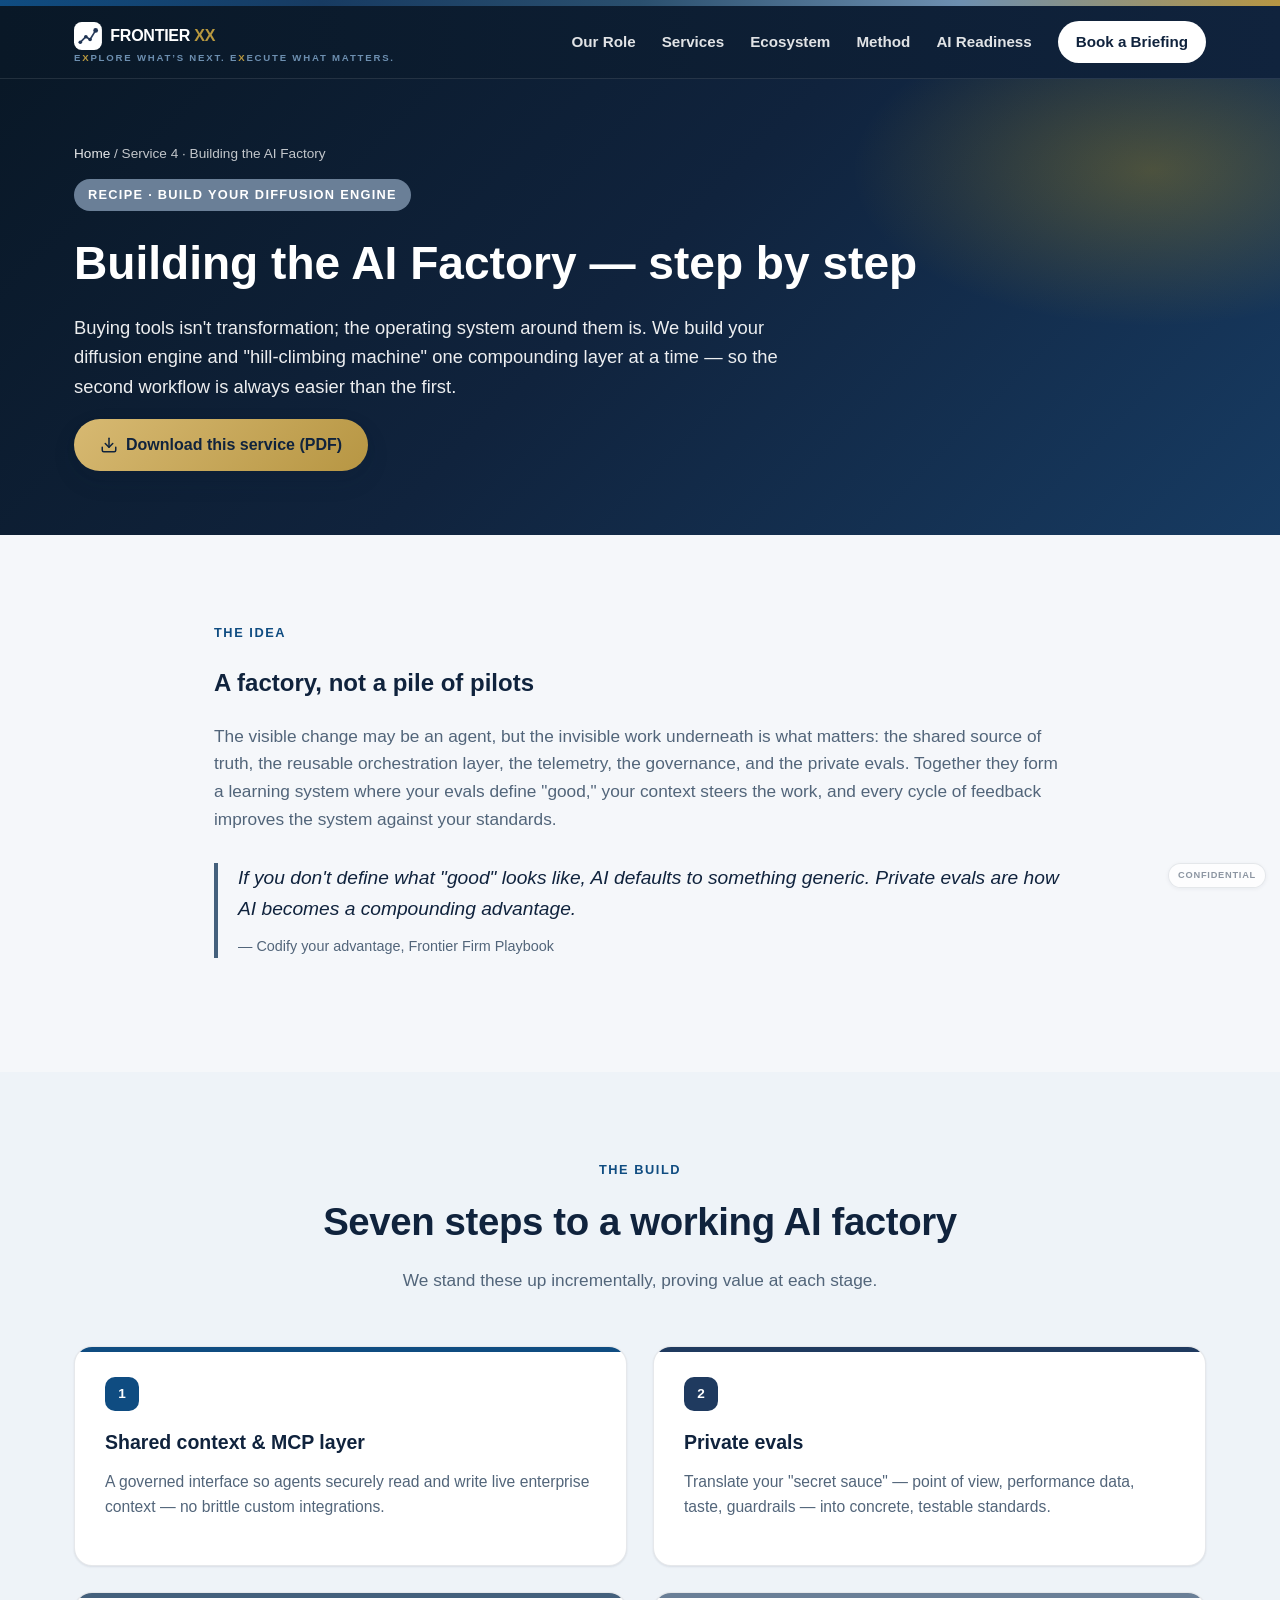
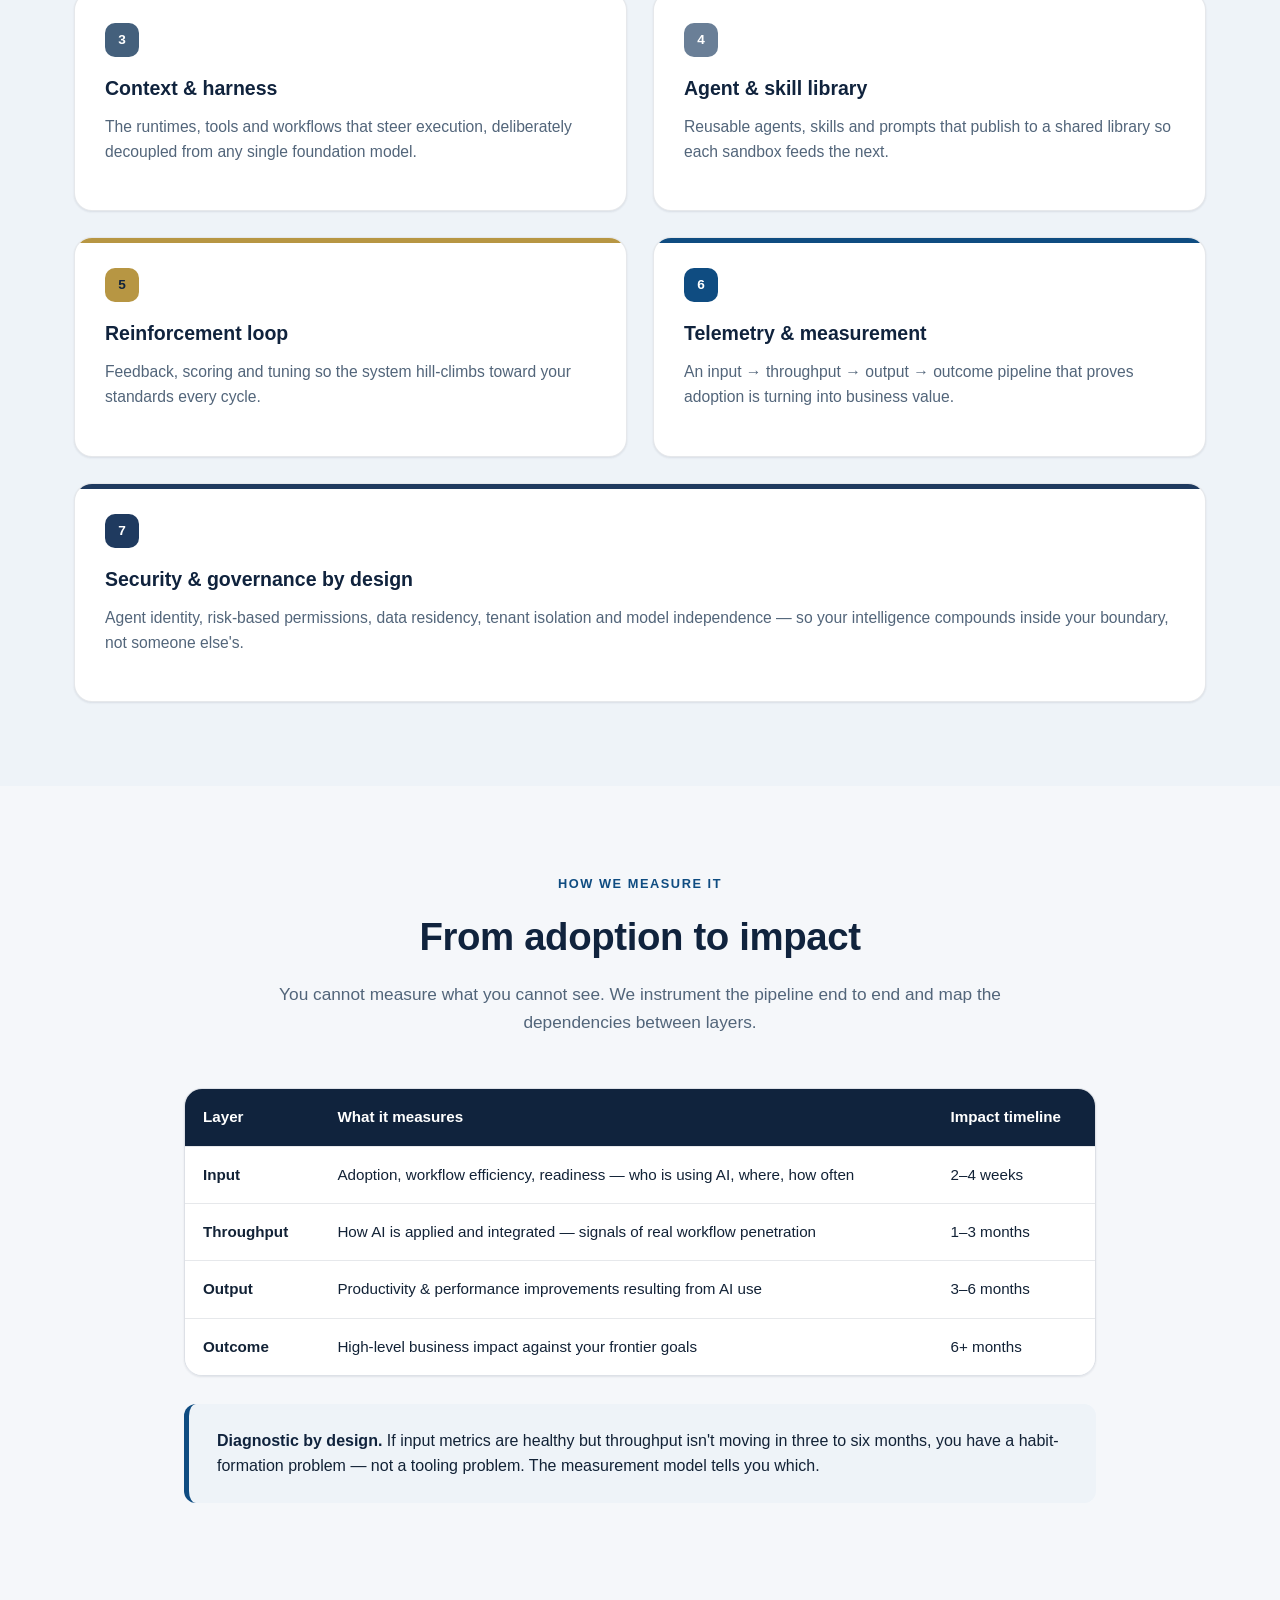
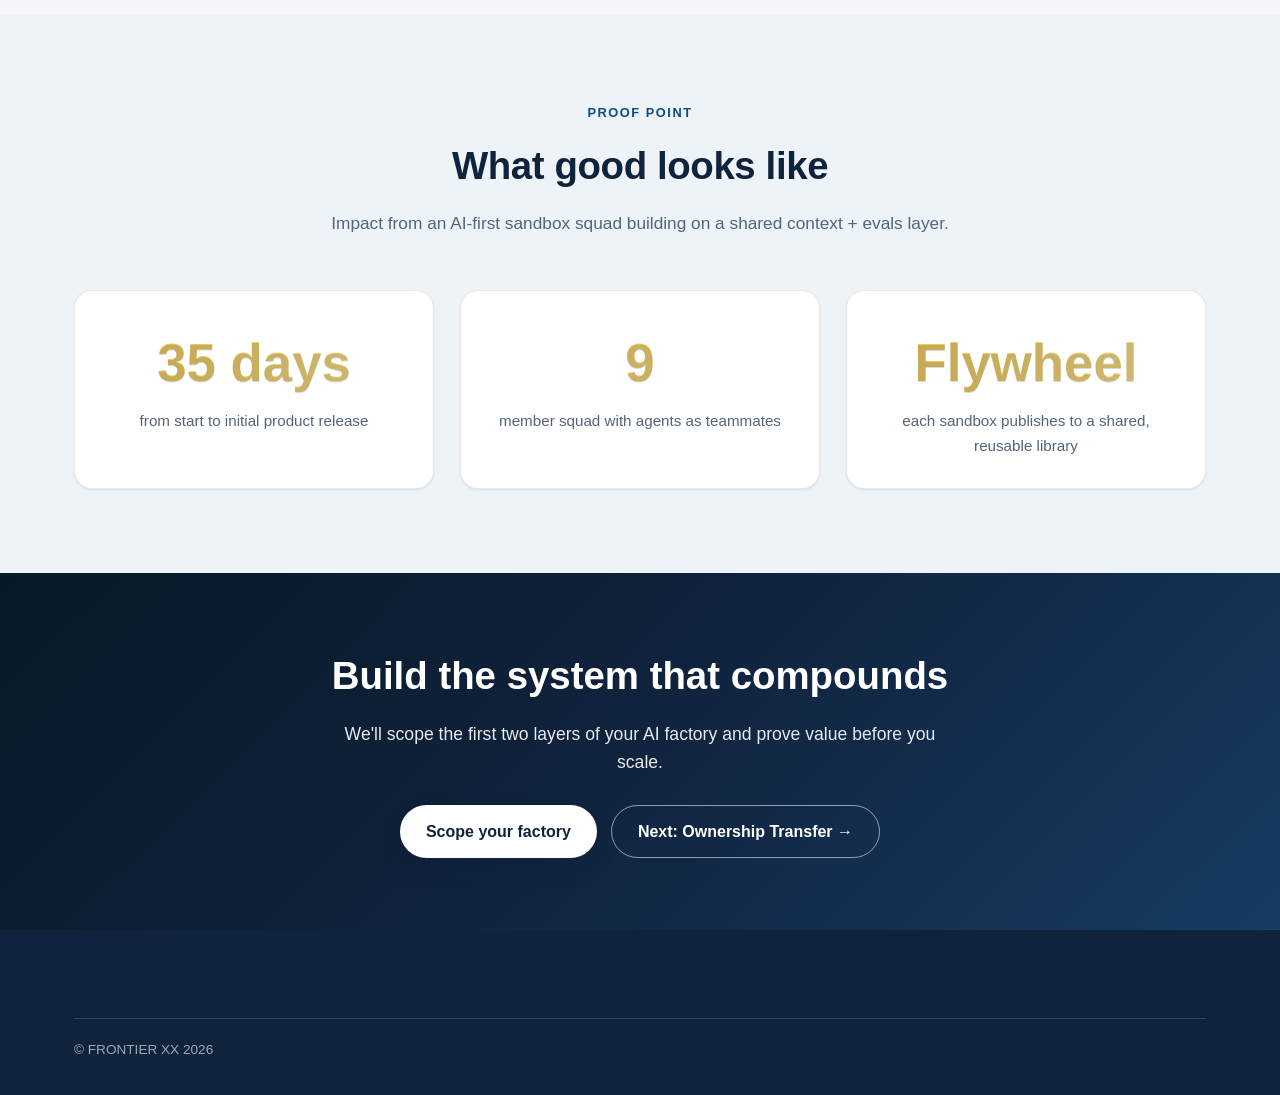
<file: service-factory.html>
<!DOCTYPE html>
<html lang="en">
<head>
<meta charset="UTF-8">
<meta name="viewport" content="width=device-width, initial-scale=1.0">
<title>Building the AI Factory — FRONTIER XX</title>
<meta name="description" content="Step by step we build your diffusion engine and hill-climbing machine — evals, context, agents, governance — the operating system around the tools.">
<link rel="icon" type="image/svg+xml" href="assets/logo.svg">
<link rel="stylesheet" href="assets/styles.css">
</head>
<body>
<div class="accent-bar"></div>
<div class="confidential-banner" role="note">Confidential</div>
<nav class="nav">
  <div class="nav-inner">
    <a class="brand" href="home.html"><img class="brandmark" src="assets/logo-lockup-light.svg" alt="FRONTIER XX"><span class="brand-tag">e<span class="slogan-x">X</span>plore What&rsquo;s Next. e<span class="slogan-x">X</span>ecute What Matters.</span></a>
    <div class="nav-links">
      <a href="home.html#role">Our Role</a>
      <a href="home.html#services">Services</a>
      <a href="home.html#ecosystem">Ecosystem</a>
      <a href="home.html#method">Method</a>
      <a href="assessment.html">AI Readiness</a>
      <a class="nav-cta" href="home.html#contact">Book a Briefing</a>
    </div>
  </div>
</nav>

<header class="page-hero">
  <div class="container">
    <div class="breadcrumb"><a href="home.html">Home</a> / Service 4 · Building the AI Factory</div>
    <span class="svc-badge sw-4" style="color:#fff;">Recipe · Build Your Diffusion Engine</span>
    <h1>Building the AI Factory — step by step</h1>
    <p>Buying tools isn't transformation; the operating system around them is. We build your diffusion engine and "hill-climbing machine" one compounding layer at a time — so the second workflow is always easier than the first.</p>
    <a class="btn btn-download" style="margin-top:18px;" href="assets/pdf/FrontierX-AI-Factory.pdf" download>
      <svg viewBox="0 0 24 24" fill="none" stroke="currentColor" stroke-width="2" stroke-linecap="round" stroke-linejoin="round" aria-hidden="true"><path d="M21 15v4a2 2 0 0 1-2 2H5a2 2 0 0 1-2-2v-4"/><polyline points="7 10 12 15 17 10"/><line x1="12" y1="15" x2="12" y2="3"/></svg>
      Download this service (PDF)
    </a>
  </div>
</header>

<section class="block">
  <div class="container" style="max-width:900px;">
    <div class="reveal">
      <span class="kicker">The idea</span>
      <h2 style="color:var(--navy);">A factory, not a pile of pilots</h2>
      <p style="color:var(--muted);font-size:1.08rem;">The visible change may be an agent, but the invisible work underneath is what matters: the shared source of truth, the reusable orchestration layer, the telemetry, the governance, and the private evals. Together they form a learning system where your evals define "good," your context steers the work, and every cycle of feedback improves the system against your standards.</p>
      <p class="quote">If you don't define what "good" looks like, AI defaults to something generic. Private evals are how AI becomes a compounding advantage.<cite>— Codify your advantage, Frontier Firm Playbook</cite></p>
    </div>
  </div>
</section>

<!-- Factory layers -->
<section class="block" style="background:var(--mist);">
  <div class="container">
    <div class="section-head reveal"><span class="kicker">The build</span><h2>Seven steps to a working AI factory</h2><p>We stand these up incrementally, proving value at each stage.</p></div>
    <div class="grid grid-2">
      <div class="card reveal"><div class="bar-top sw-1"></div><div class="num sw-1">1</div><h3>Shared context &amp; MCP layer</h3><p>A governed interface so agents securely read and write live enterprise context — no brittle custom integrations.</p></div>
      <div class="card reveal"><div class="bar-top sw-2"></div><div class="num sw-2">2</div><h3>Private evals</h3><p>Translate your "secret sauce" — point of view, performance data, taste, guardrails — into concrete, testable standards.</p></div>
      <div class="card reveal"><div class="bar-top sw-3"></div><div class="num sw-3">3</div><h3>Context &amp; harness</h3><p>The runtimes, tools and workflows that steer execution, deliberately decoupled from any single foundation model.</p></div>
      <div class="card reveal"><div class="bar-top sw-4"></div><div class="num sw-4">4</div><h3>Agent &amp; skill library</h3><p>Reusable agents, skills and prompts that publish to a shared library so each sandbox feeds the next.</p></div>
      <div class="card reveal"><div class="bar-top sw-5"></div><div class="num sw-5">5</div><h3>Reinforcement loop</h3><p>Feedback, scoring and tuning so the system hill-climbs toward your standards every cycle.</p></div>
      <div class="card reveal"><div class="bar-top sw-1"></div><div class="num sw-1">6</div><h3>Telemetry &amp; measurement</h3><p>An input → throughput → output → outcome pipeline that proves adoption is turning into business value.</p></div>
      <div class="card reveal" style="grid-column:1/-1;"><div class="bar-top sw-2"></div><div class="num sw-2">7</div><h3>Security &amp; governance by design</h3><p>Agent identity, risk-based permissions, data residency, tenant isolation and model independence — so your intelligence compounds inside your boundary, not someone else's.</p></div>
    </div>
  </div>
</section>

<!-- Measurement -->
<section class="block">
  <div class="container" style="max-width:960px;">
    <div class="section-head reveal"><span class="kicker">How we measure it</span><h2>From adoption to impact</h2><p>You cannot measure what you cannot see. We instrument the pipeline end to end and map the dependencies between layers.</p></div>
    <div class="table-wrap reveal">
      <table>
        <thead><tr><th>Layer</th><th>What it measures</th><th>Impact timeline</th></tr></thead>
        <tbody>
          <tr><td><strong>Input</strong></td><td>Adoption, workflow efficiency, readiness — who is using AI, where, how often</td><td>2–4 weeks</td></tr>
          <tr><td><strong>Throughput</strong></td><td>How AI is applied and integrated — signals of real workflow penetration</td><td>1–3 months</td></tr>
          <tr><td><strong>Output</strong></td><td>Productivity &amp; performance improvements resulting from AI use</td><td>3–6 months</td></tr>
          <tr><td><strong>Outcome</strong></td><td>High-level business impact against your frontier goals</td><td>6+ months</td></tr>
        </tbody>
      </table>
    </div>
    <div class="callout reveal" style="margin-top:28px;"><strong>Diagnostic by design.</strong> If input metrics are healthy but throughput isn't moving in three to six months, you have a habit-formation problem — not a tooling problem. The measurement model tells you which.</div>
  </div>
</section>

<section class="block" style="background:var(--mist);">
  <div class="container">
    <div class="section-head reveal"><span class="kicker">Proof point</span><h2>What good looks like</h2><p>Impact from an AI-first sandbox squad building on a shared context + evals layer.</p></div>
    <div class="grid grid-3">
      <div class="card reveal" style="text-align:center;"><div class="stat"><div class="big">35 days</div><div class="lbl" style="color:var(--muted);">from start to initial product release</div></div></div>
      <div class="card reveal" style="text-align:center;"><div class="stat"><div class="big">9</div><div class="lbl" style="color:var(--muted);">member squad with agents as teammates</div></div></div>
      <div class="card reveal" style="text-align:center;"><div class="stat"><div class="big">Flywheel</div><div class="lbl" style="color:var(--muted);">each sandbox publishes to a shared, reusable library</div></div></div>
    </div>
  </div>
</section>

<section class="cta-band">
  <div class="container">
    <h2>Build the system that compounds</h2>
    <p>We'll scope the first two layers of your AI factory and prove value before you scale.</p>
    <div style="display:flex;gap:14px;justify-content:center;flex-wrap:wrap;">
      <a class="btn btn-primary" href="home.html#contact">Scope your factory</a>
      <a class="btn btn-ghost" href="service-ownership.html">Next: Ownership Transfer →</a>
    </div>
  </div>
</section>

<footer class="site">
  <div class="container">
    <div class="copyright">© FRONTIER XX 2026</div>
  </div>
</footer>
<script src="assets/app.js"></script>
</body>
</html>
</file>
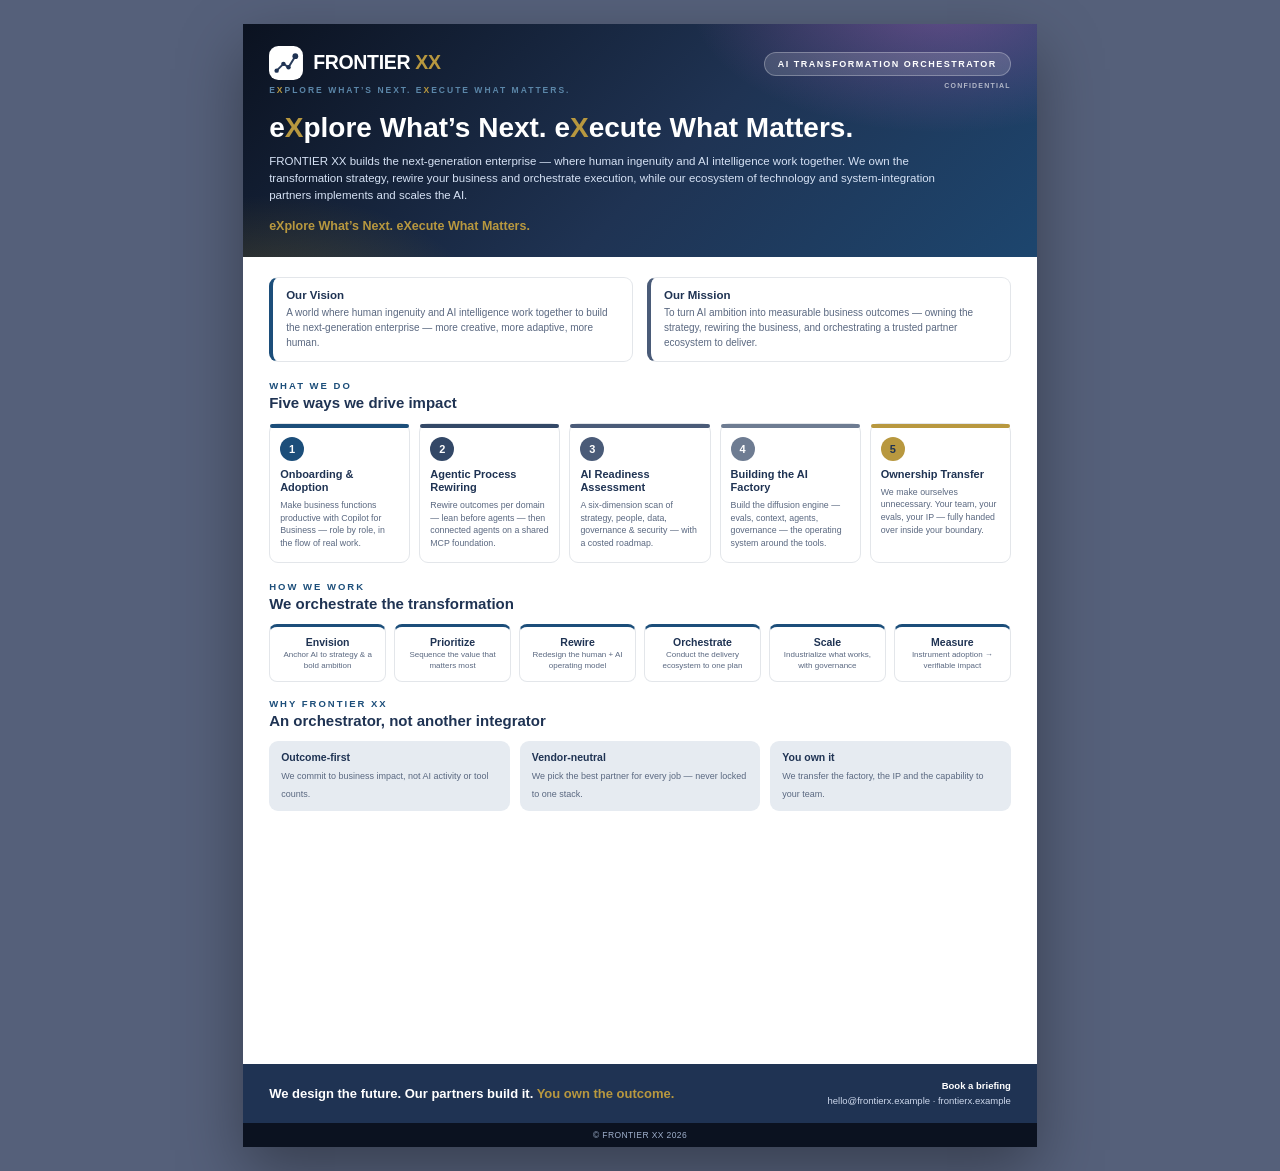
<file: service-offering.html>
<!DOCTYPE html>
<html lang="en">
<head>
<meta charset="UTF-8">
<meta name="viewport" content="width=device-width, initial-scale=1.0">
<title>FRONTIER XX — Service Offering</title>
<meta name="description" content="FRONTIER XX service offering — a one-page brochure. The AI transformation orchestrator: from AI ambition to enterprise impact.">
<link rel="icon" type="image/svg+xml" href="assets/logo.svg">
<style>
  :root {
    --blue:#1C4E7A; --blue-light:#5B86A8; --indigo:#334867; --magenta:#4A5B78;
    --coral:#6E7C92; --gold:#B8983F; --navy:#1F3353; --night:#0b1220;
    --mist:#E6EBF1; --ink:#16233b; --muted:#5a6880; --line:rgba(31,51,83,.12);
    --font:"Segoe UI",-apple-system,BlinkMacSystemFont,"Helvetica Neue",Arial,sans-serif;
  }
  * { box-sizing:border-box; margin:0; padding:0; }
  html, body { background:#55607a; font-family:var(--font); color:var(--ink); -webkit-font-smoothing:antialiased; }

  /* On-screen: center the sheet on a grey backdrop */
  body { display:flex; justify-content:center; padding:24px; }

  .sheet {
    width:210mm; min-height:297mm;
    background:#fff; position:relative; overflow:hidden;
    box-shadow:0 24px 60px rgba(0,0,0,.35);
    display:flex; flex-direction:column;
  }

  /* ---------- Header band ---------- */
  .bro-head {
    background:linear-gradient(135deg,var(--night) 0%,var(--navy) 55%,var(--blue) 120%);
    color:#fff; padding:22px 26px 24px; position:relative; overflow:hidden;
  }
  .bro-head::after {
    content:""; position:absolute; inset:0;
    background:radial-gradient(420px 220px at 88% -10%,rgba(202,108,205,.40),transparent 60%),
              radial-gradient(360px 220px at 4% 130%,rgba(246,188,14,.22),transparent 60%);
    pointer-events:none;
  }
  .bro-head > * { position:relative; z-index:1; }
  .bro-brand { display:flex; align-items:center; justify-content:space-between; }
  .bro-badges { display:flex; flex-direction:column; align-items:flex-end; gap:6px; }
  .bro-logo { height:34px; width:auto; display:block; }
  .bro-tag { font-size:8.5px; font-weight:700; letter-spacing:2px; text-transform:uppercase; color:var(--blue-light); margin-top:5px; }
  .bro-badge { font-size:9px; font-weight:700; letter-spacing:1.5px; text-transform:uppercase;
    color:#fff; background:rgba(255,255,255,.14); border:1px solid rgba(255,255,255,.28);
    padding:6px 13px; border-radius:30px; }
  .bro-confidential { font-size:7px; font-weight:700; letter-spacing:1.2px; text-transform:uppercase;
    color:rgba(255,255,255,.62); }
  .bro-promise { font-size:28px; font-weight:800; line-height:1.1; margin-top:18px; max-width:85%; }
  .bro-lead { font-size:11.5px; color:#d6e2f5; line-height:1.5; margin-top:9px; max-width:94%; }
  .bro-belief { margin-top:14px; font-size:12.5px; font-weight:700; color:var(--gold); }
  .slogan-x { color:var(--gold); }

  /* ---------- Body ---------- */
  .bro-body { padding:20px 26px 0; flex:1; }
  .sec-label { font-size:9.5px; font-weight:800; letter-spacing:2px; text-transform:uppercase; color:var(--blue); }
  .sec-title { font-size:15px; font-weight:800; color:var(--navy); margin:3px 0 12px; }

  /* Vision / mission */
  .vm { display:grid; grid-template-columns:1fr 1fr; gap:14px; margin-bottom:18px; }
  .vm .box { border:1px solid var(--line); border-left:4px solid var(--blue); border-radius:9px; padding:11px 13px; }
  .vm .box.m { border-left-color:var(--magenta); }
  .vm h4 { font-size:11.5px; color:var(--navy); margin-bottom:4px; }
  .vm p { font-size:10px; color:var(--muted); line-height:1.5; }

  /* Services */
  .svcs { display:grid; grid-template-columns:repeat(5,1fr); gap:9px; margin-bottom:18px; }
  .svc { border:1px solid var(--line); border-radius:9px; padding:11px 10px 12px; display:flex; flex-direction:column; }
  .svc .top { height:4px; border-radius:4px; margin:-11px -10px 9px; }
  .svc .n { width:24px; height:24px; border-radius:50%; color:#fff; font-weight:800; font-size:11px;
    display:flex; align-items:center; justify-content:center; margin-bottom:7px; }
  .svc h4 { font-size:11px; color:var(--navy); line-height:1.2; margin-bottom:5px; }
  .svc p { font-size:8.8px; color:var(--muted); line-height:1.45; }
  .s1{background:var(--blue);} .s2{background:var(--indigo);} .s3{background:var(--magenta);}
  .s4{background:var(--coral);} .s5{background:var(--gold);color:var(--navy)!important;}

  /* Role chips */
  .role { display:grid; grid-template-columns:repeat(6,1fr); gap:8px; margin-bottom:16px; }
  .chip { border:1px solid var(--line); border-top:3px solid var(--blue); border-radius:8px; padding:9px 8px; text-align:center; }
  .chip b { display:block; font-size:10.5px; color:var(--navy); }
  .chip span { font-size:8px; color:var(--muted); line-height:1.35; display:block; margin-top:2px; }

  /* Why band */
  .why { display:grid; grid-template-columns:repeat(3,1fr); gap:10px; margin-bottom:6px; }
  .why .w { background:var(--mist); border-radius:9px; padding:10px 12px; }
  .why .w b { font-size:10.5px; color:var(--navy); display:block; margin-bottom:2px; }
  .why .w span { font-size:9px; color:var(--muted); line-height:1.45; }

  /* ---------- Footer band ---------- */
  .bro-foot {
    margin-top:auto; background:var(--navy); color:#fff;
    padding:14px 26px; display:flex; align-items:center; justify-content:space-between; gap:14px;
  }
  .bro-foot .promise { font-size:13px; font-weight:800; color:#fff; }
  .bro-foot .promise span { color:var(--gold); }
  .bro-foot .contact { font-size:9.5px; color:#cdd8ec; text-align:right; line-height:1.6; }
  .bro-foot .contact b { color:#fff; }
  .bro-copy { background:var(--night); color:#9fb0cc; font-size:8.5px; text-align:center; padding:7px; letter-spacing:.4px; }

  /* ---------- Print: exactly one A4 page ---------- */
  @page { size:A4; margin:0; }
  @media print {
    html, body { background:#fff; }
    body { display:block; padding:0; }
    .sheet { width:210mm; height:297mm; min-height:0; box-shadow:none; }
    * { -webkit-print-color-adjust:exact; print-color-adjust:exact; }
  }
</style>
</head>
<body>
  <div class="sheet">
    <!-- HEADER -->
    <div class="bro-head">
      <div class="bro-brand">
        <div>
          <img class="bro-logo" src="assets/logo-lockup-light.svg" alt="FRONTIER XX">
          <div class="bro-tag">e<span class="slogan-x">X</span>plore What&rsquo;s Next. e<span class="slogan-x">X</span>ecute What Matters.</div>
        </div>
        <div class="bro-badges">
          <div class="bro-badge">AI Transformation Orchestrator</div>
          <div class="bro-confidential">Confidential</div>
        </div>
      </div>
      <div class="bro-promise">e<span class="slogan-x">X</span>plore What&rsquo;s Next. e<span class="slogan-x">X</span>ecute What Matters.</div>
      <div class="bro-lead">FRONTIER XX builds the next-generation enterprise — where human ingenuity and AI intelligence work together. We own the transformation strategy, rewire your business and orchestrate execution, while our ecosystem of technology and system-integration partners implements and scales the AI.</div>
      <div class="bro-belief">e<span class="slogan-x">X</span>plore What&rsquo;s Next. e<span class="slogan-x">X</span>ecute What Matters.</div>
    </div>

    <!-- BODY -->
    <div class="bro-body">
      <!-- Vision / Mission -->
      <div class="vm">
        <div class="box">
          <h4>Our Vision</h4>
          <p>A world where human ingenuity and AI intelligence work together to build the next-generation enterprise — more creative, more adaptive, more human.</p>
        </div>
        <div class="box m">
          <h4>Our Mission</h4>
          <p>To turn AI ambition into measurable business outcomes — owning the strategy, rewiring the business, and orchestrating a trusted partner ecosystem to deliver.</p>
        </div>
      </div>

      <!-- Services -->
      <div class="sec-label">What we do</div>
      <div class="sec-title">Five ways we drive impact</div>
      <div class="svcs">
        <div class="svc"><div class="top s1"></div><div class="n s1">1</div><h4>Onboarding &amp; Adoption</h4><p>Make business functions productive with Copilot for Business — role by role, in the flow of real work.</p></div>
        <div class="svc"><div class="top s2"></div><div class="n s2">2</div><h4>Agentic Process Rewiring</h4><p>Rewire outcomes per domain — lean before agents — then connected agents on a shared MCP foundation.</p></div>
        <div class="svc"><div class="top s3"></div><div class="n s3">3</div><h4>AI Readiness Assessment</h4><p>A six-dimension scan of strategy, people, data, governance &amp; security — with a costed roadmap.</p></div>
        <div class="svc"><div class="top s4"></div><div class="n s4">4</div><h4>Building the AI Factory</h4><p>Build the diffusion engine — evals, context, agents, governance — the operating system around the tools.</p></div>
        <div class="svc"><div class="top s5"></div><div class="n s5">5</div><h4>Ownership Transfer</h4><p>We make ourselves unnecessary. Your team, your evals, your IP — fully handed over inside your boundary.</p></div>
      </div>

      <!-- Role -->
      <div class="sec-label">How we work</div>
      <div class="sec-title">We orchestrate the transformation</div>
      <div class="role">
        <div class="chip"><b>Envision</b><span>Anchor AI to strategy &amp; a bold ambition</span></div>
        <div class="chip"><b>Prioritize</b><span>Sequence the value that matters most</span></div>
        <div class="chip"><b>Rewire</b><span>Redesign the human + AI operating model</span></div>
        <div class="chip"><b>Orchestrate</b><span>Conduct the delivery ecosystem to one plan</span></div>
        <div class="chip"><b>Scale</b><span>Industrialize what works, with governance</span></div>
        <div class="chip"><b>Measure</b><span>Instrument adoption → verifiable impact</span></div>
      </div>

      <!-- Why -->
      <div class="sec-label">Why FRONTIER XX</div>
      <div class="sec-title">An orchestrator, not another integrator</div>
      <div class="why">
        <div class="w"><b>Outcome-first</b><span>We commit to business impact, not AI activity or tool counts.</span></div>
        <div class="w"><b>Vendor-neutral</b><span>We pick the best partner for every job — never locked to one stack.</span></div>
        <div class="w"><b>You own it</b><span>We transfer the factory, the IP and the capability to your team.</span></div>
      </div>
    </div>

    <!-- FOOTER -->
    <div class="bro-foot">
      <div class="promise">We design the future. Our partners build it. <span>You own the outcome.</span></div>
      <div class="contact"><b>Book a briefing</b><br>hello@frontierx.example · frontierx.example</div>
    </div>
    <div class="bro-copy">© FRONTIER XX 2026</div>
  </div>
</body>
</html>
</file>
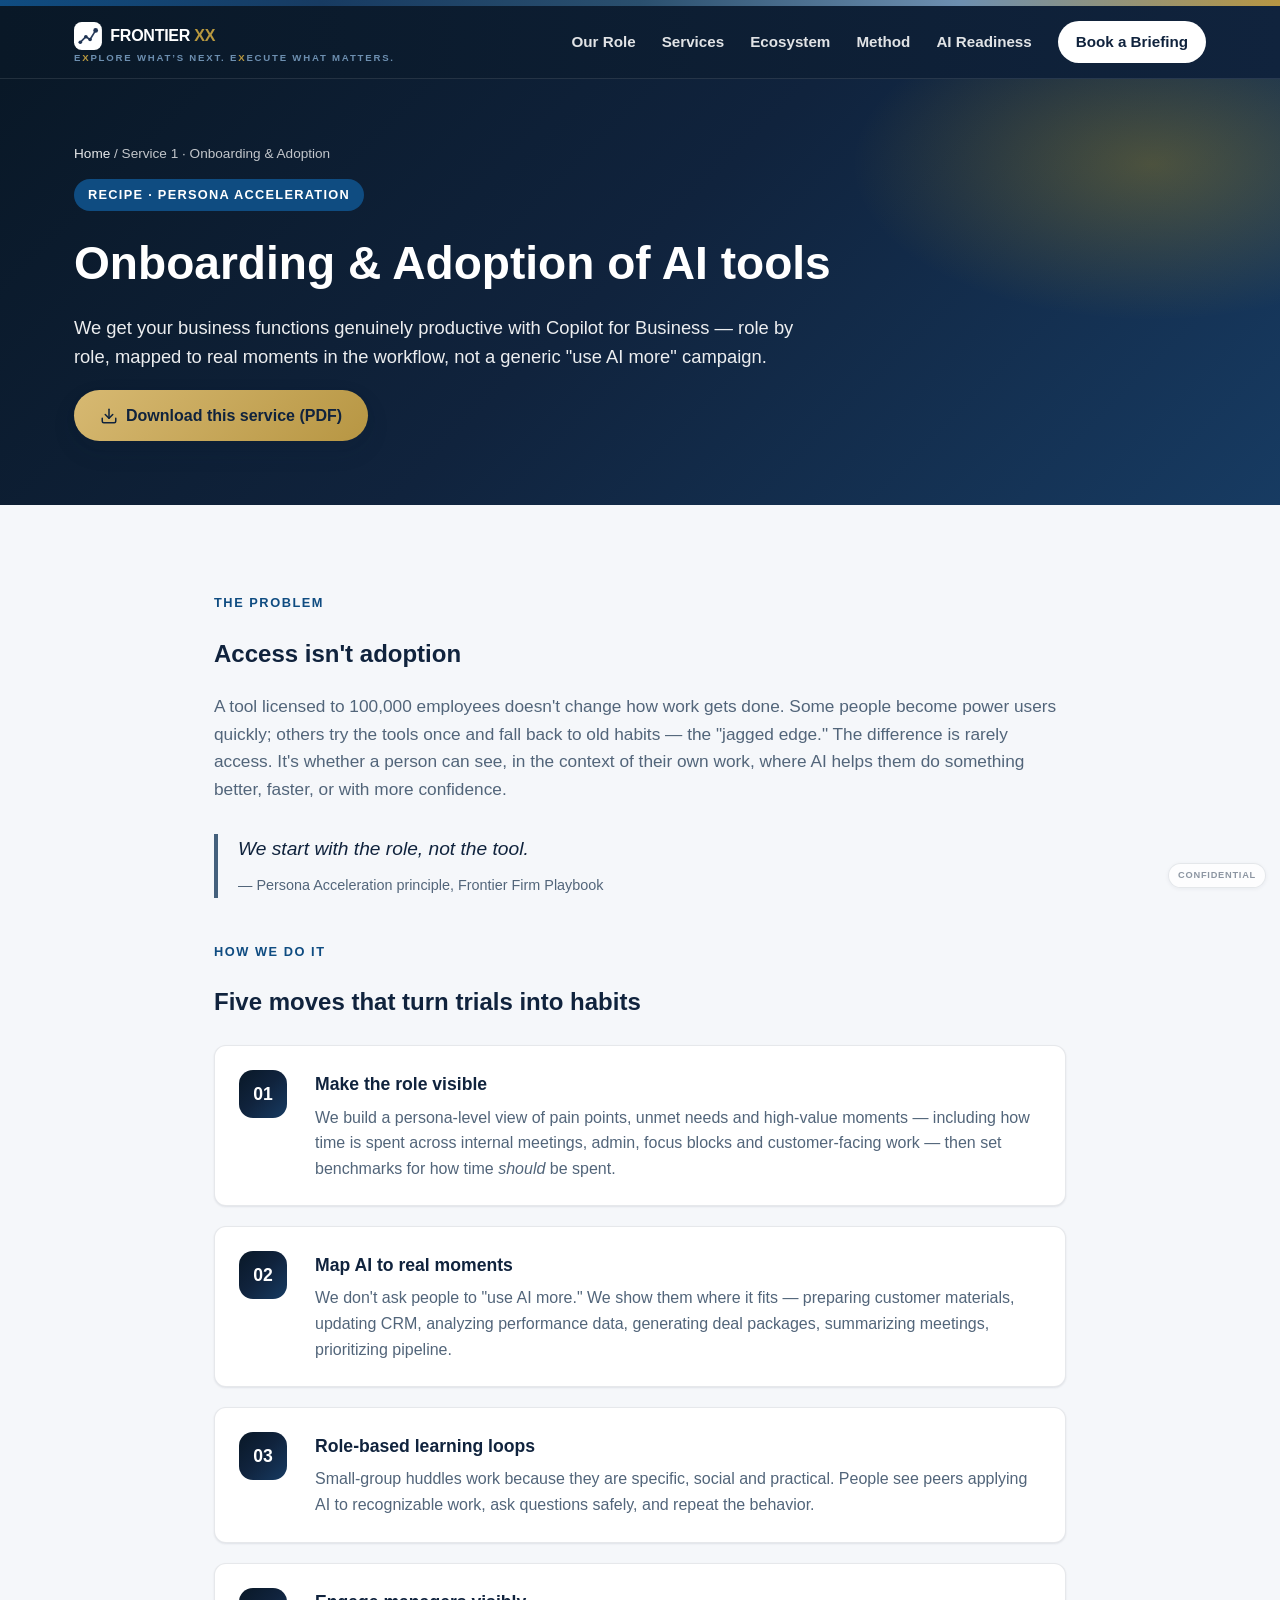
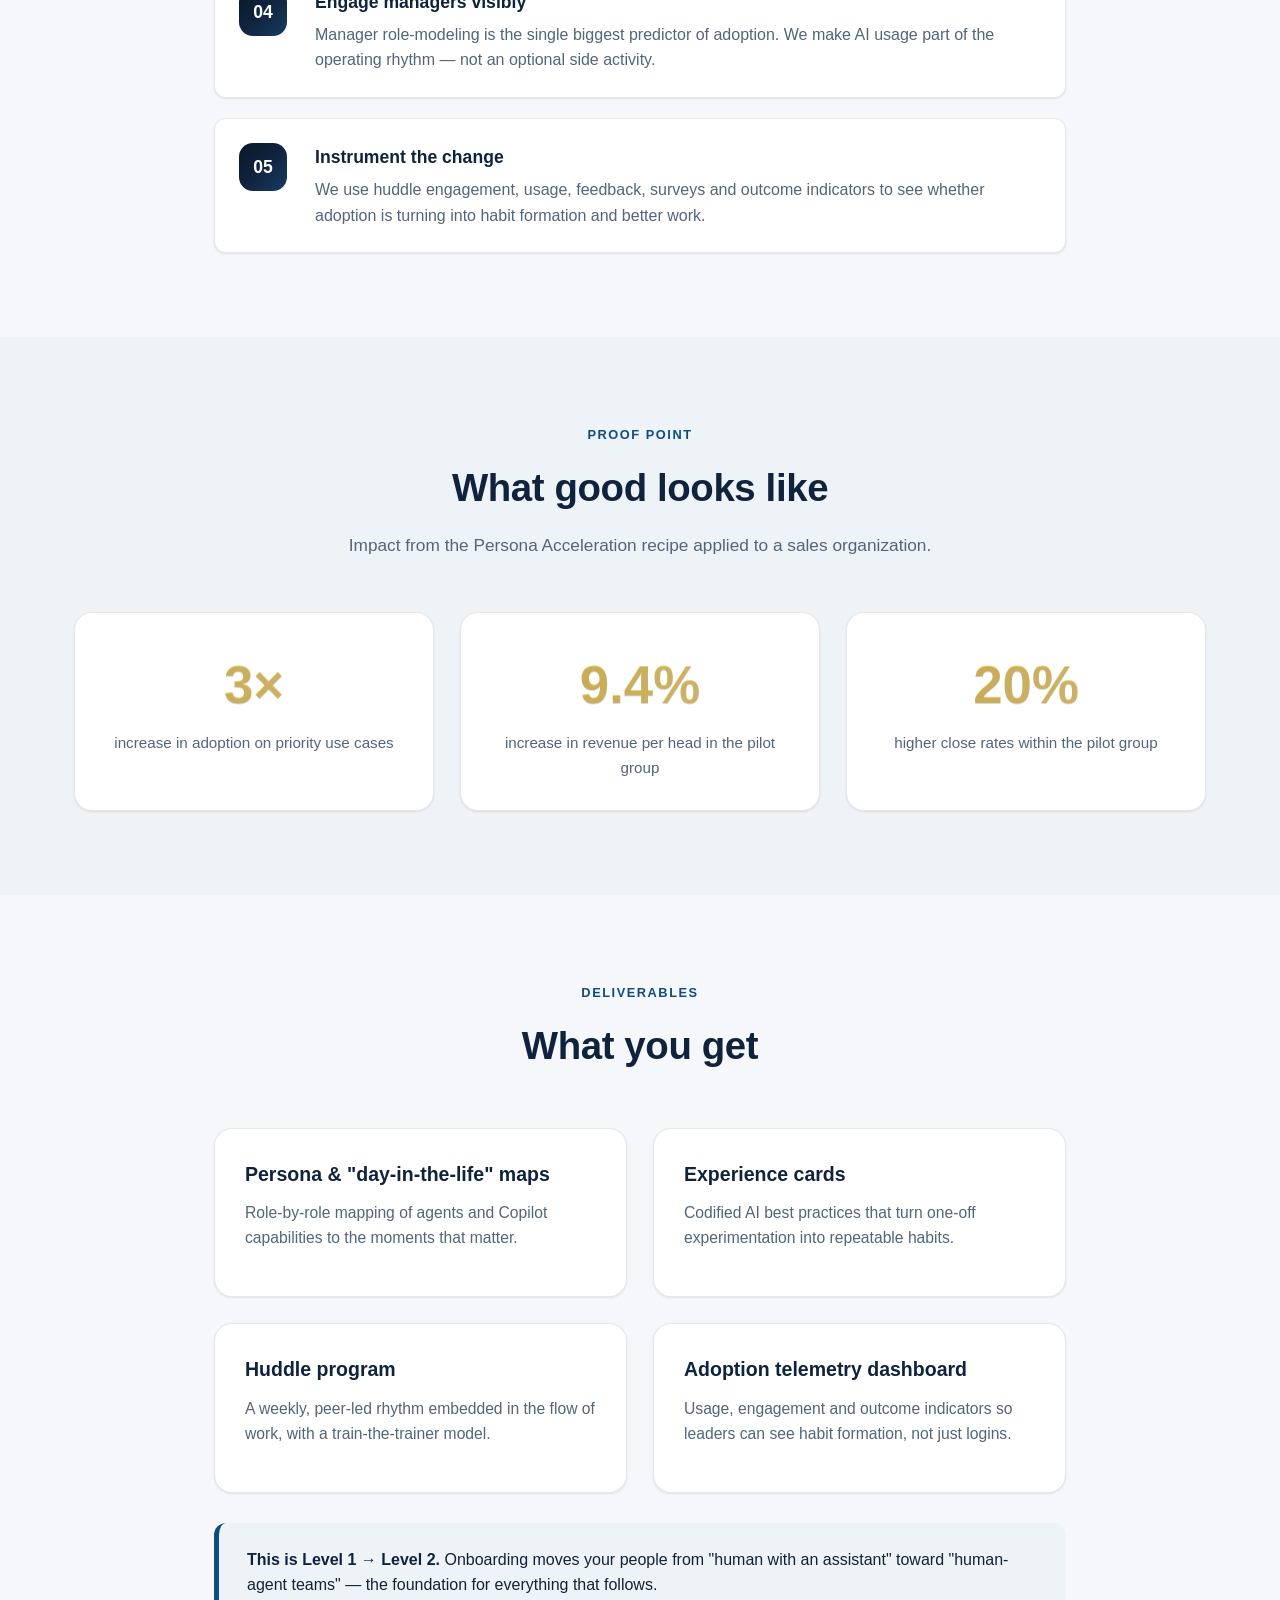
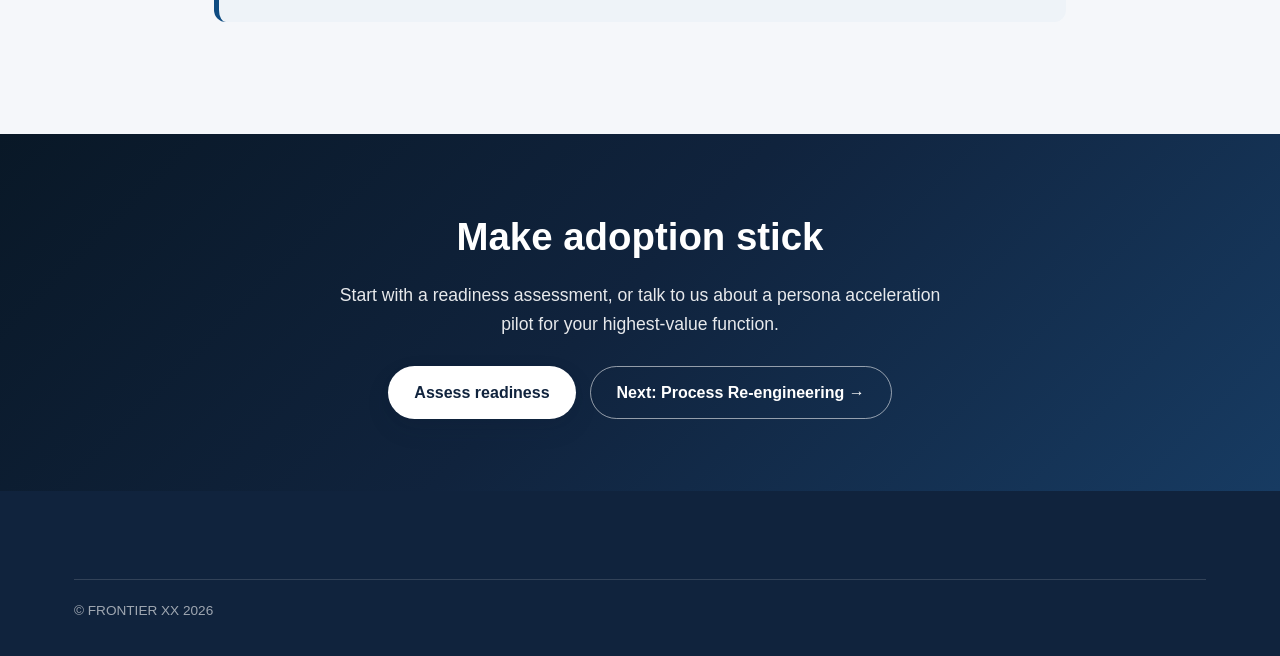
<file: service-onboarding.html>
<!DOCTYPE html>
<html lang="en">
<head>
<meta charset="UTF-8">
<meta name="viewport" content="width=device-width, initial-scale=1.0">
<title>Onboarding &amp; Adoption — FRONTIER XX</title>
<meta name="description" content="Get your business functions productive with Copilot for Business, role by role, in the flow of real work.">
<link rel="icon" type="image/svg+xml" href="assets/logo.svg">
<link rel="stylesheet" href="assets/styles.css">
</head>
<body>
<div class="accent-bar"></div>
<div class="confidential-banner" role="note">Confidential</div>
<nav class="nav">
  <div class="nav-inner">
    <a class="brand" href="home.html"><img class="brandmark" src="assets/logo-lockup-light.svg" alt="FRONTIER XX"><span class="brand-tag">e<span class="slogan-x">X</span>plore What&rsquo;s Next. e<span class="slogan-x">X</span>ecute What Matters.</span></a>
    <div class="nav-links">
      <a href="home.html#role">Our Role</a>
      <a href="home.html#services">Services</a>
      <a href="home.html#ecosystem">Ecosystem</a>
      <a href="home.html#method">Method</a>
      <a href="assessment.html">AI Readiness</a>
      <a class="nav-cta" href="home.html#contact">Book a Briefing</a>
    </div>
  </div>
</nav>

<header class="page-hero">
  <div class="container">
    <div class="breadcrumb"><a href="home.html">Home</a> / Service 1 · Onboarding &amp; Adoption</div>
    <span class="svc-badge sw-1" style="color:#fff;">Recipe · Persona Acceleration</span>
    <h1>Onboarding &amp; Adoption of AI tools</h1>
    <p>We get your business functions genuinely productive with Copilot for Business — role by role, mapped to real moments in the workflow, not a generic "use AI more" campaign.</p>
    <a class="btn btn-download" style="margin-top:18px;" href="assets/pdf/FrontierX-Onboarding-Adoption.pdf" download>
      <svg viewBox="0 0 24 24" fill="none" stroke="currentColor" stroke-width="2" stroke-linecap="round" stroke-linejoin="round" aria-hidden="true"><path d="M21 15v4a2 2 0 0 1-2 2H5a2 2 0 0 1-2-2v-4"/><polyline points="7 10 12 15 17 10"/><line x1="12" y1="15" x2="12" y2="3"/></svg>
      Download this service (PDF)
    </a>
  </div>
</header>

<section class="block">
  <div class="container" style="max-width:900px;">
    <div class="reveal">
      <span class="kicker">The problem</span>
      <h2 style="color:var(--navy);">Access isn't adoption</h2>
      <p style="color:var(--muted);font-size:1.08rem;">A tool licensed to 100,000 employees doesn't change how work gets done. Some people become power users quickly; others try the tools once and fall back to old habits — the "jagged edge." The difference is rarely access. It's whether a person can see, in the context of their own work, where AI helps them do something better, faster, or with more confidence.</p>
      <p class="quote">We start with the role, not the tool.<cite>— Persona Acceleration principle, Frontier Firm Playbook</cite></p>
    </div>

    <div class="reveal" style="margin-top:40px;">
      <span class="kicker">How we do it</span>
      <h2 style="color:var(--navy);">Five moves that turn trials into habits</h2>
    </div>
    <div class="steps" style="margin-top:24px;">
      <div class="step reveal"><div class="dot">01</div><div><h4>Make the role visible</h4><p>We build a persona-level view of pain points, unmet needs and high-value moments — including how time is spent across internal meetings, admin, focus blocks and customer-facing work — then set benchmarks for how time <em>should</em> be spent.</p></div></div>
      <div class="step reveal"><div class="dot">02</div><div><h4>Map AI to real moments</h4><p>We don't ask people to "use AI more." We show them where it fits — preparing customer materials, updating CRM, analyzing performance data, generating deal packages, summarizing meetings, prioritizing pipeline.</p></div></div>
      <div class="step reveal"><div class="dot">03</div><div><h4>Role-based learning loops</h4><p>Small-group huddles work because they are specific, social and practical. People see peers applying AI to recognizable work, ask questions safely, and repeat the behavior.</p></div></div>
      <div class="step reveal"><div class="dot">04</div><div><h4>Engage managers visibly</h4><p>Manager role-modeling is the single biggest predictor of adoption. We make AI usage part of the operating rhythm — not an optional side activity.</p></div></div>
      <div class="step reveal"><div class="dot">05</div><div><h4>Instrument the change</h4><p>We use huddle engagement, usage, feedback, surveys and outcome indicators to see whether adoption is turning into habit formation and better work.</p></div></div>
    </div>
  </div>
</section>

<section class="block" style="background:var(--mist);">
  <div class="container">
    <div class="section-head reveal"><span class="kicker">Proof point</span><h2>What good looks like</h2><p>Impact from the Persona Acceleration recipe applied to a sales organization.</p></div>
    <div class="grid grid-3">
      <div class="card reveal" style="text-align:center;"><div class="stat"><div class="big">3×</div><div class="lbl" style="color:var(--muted);">increase in adoption on priority use cases</div></div></div>
      <div class="card reveal" style="text-align:center;"><div class="stat"><div class="big">9.4%</div><div class="lbl" style="color:var(--muted);">increase in revenue per head in the pilot group</div></div></div>
      <div class="card reveal" style="text-align:center;"><div class="stat"><div class="big">20%</div><div class="lbl" style="color:var(--muted);">higher close rates within the pilot group</div></div></div>
    </div>
  </div>
</section>

<section class="block">
  <div class="container" style="max-width:900px;">
    <div class="section-head reveal"><span class="kicker">Deliverables</span><h2>What you get</h2></div>
    <div class="grid grid-2">
      <div class="card reveal"><h3>Persona &amp; "day-in-the-life" maps</h3><p>Role-by-role mapping of agents and Copilot capabilities to the moments that matter.</p></div>
      <div class="card reveal"><h3>Experience cards</h3><p>Codified AI best practices that turn one-off experimentation into repeatable habits.</p></div>
      <div class="card reveal"><h3>Huddle program</h3><p>A weekly, peer-led rhythm embedded in the flow of work, with a train-the-trainer model.</p></div>
      <div class="card reveal"><h3>Adoption telemetry dashboard</h3><p>Usage, engagement and outcome indicators so leaders can see habit formation, not just logins.</p></div>
    </div>
    <div class="callout reveal" style="margin-top:30px;"><strong>This is Level 1 → Level 2.</strong> Onboarding moves your people from "human with an assistant" toward "human-agent teams" — the foundation for everything that follows.</div>
  </div>
</section>

<section class="cta-band">
  <div class="container">
    <h2>Make adoption stick</h2>
    <p>Start with a readiness assessment, or talk to us about a persona acceleration pilot for your highest-value function.</p>
    <div style="display:flex;gap:14px;justify-content:center;flex-wrap:wrap;">
      <a class="btn btn-primary" href="assessment.html">Assess readiness</a>
      <a class="btn btn-ghost" href="service-process.html">Next: Process Re-engineering →</a>
    </div>
  </div>
</section>

<footer class="site">
  <div class="container">
    <div class="copyright">© FRONTIER XX 2026</div>
  </div>
</footer>
<script src="assets/app.js"></script>
</body>
</html>
</file>
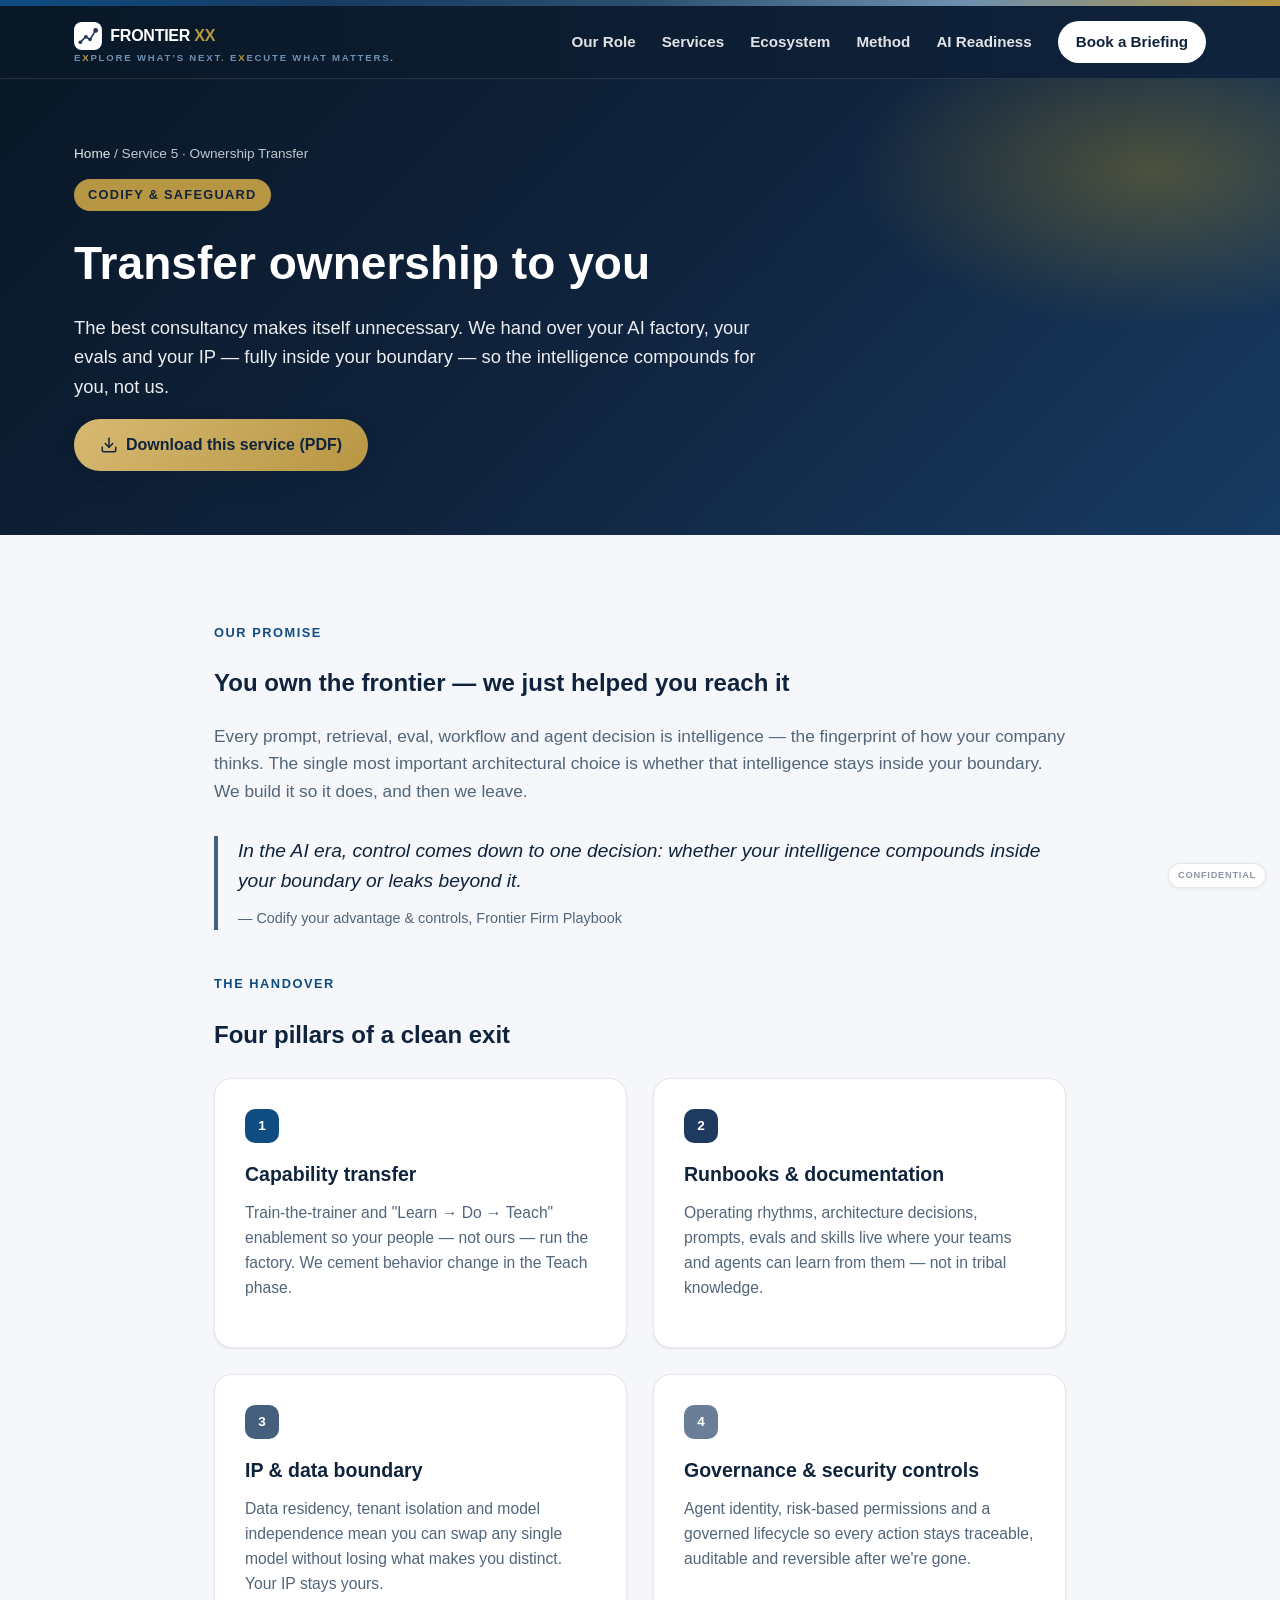
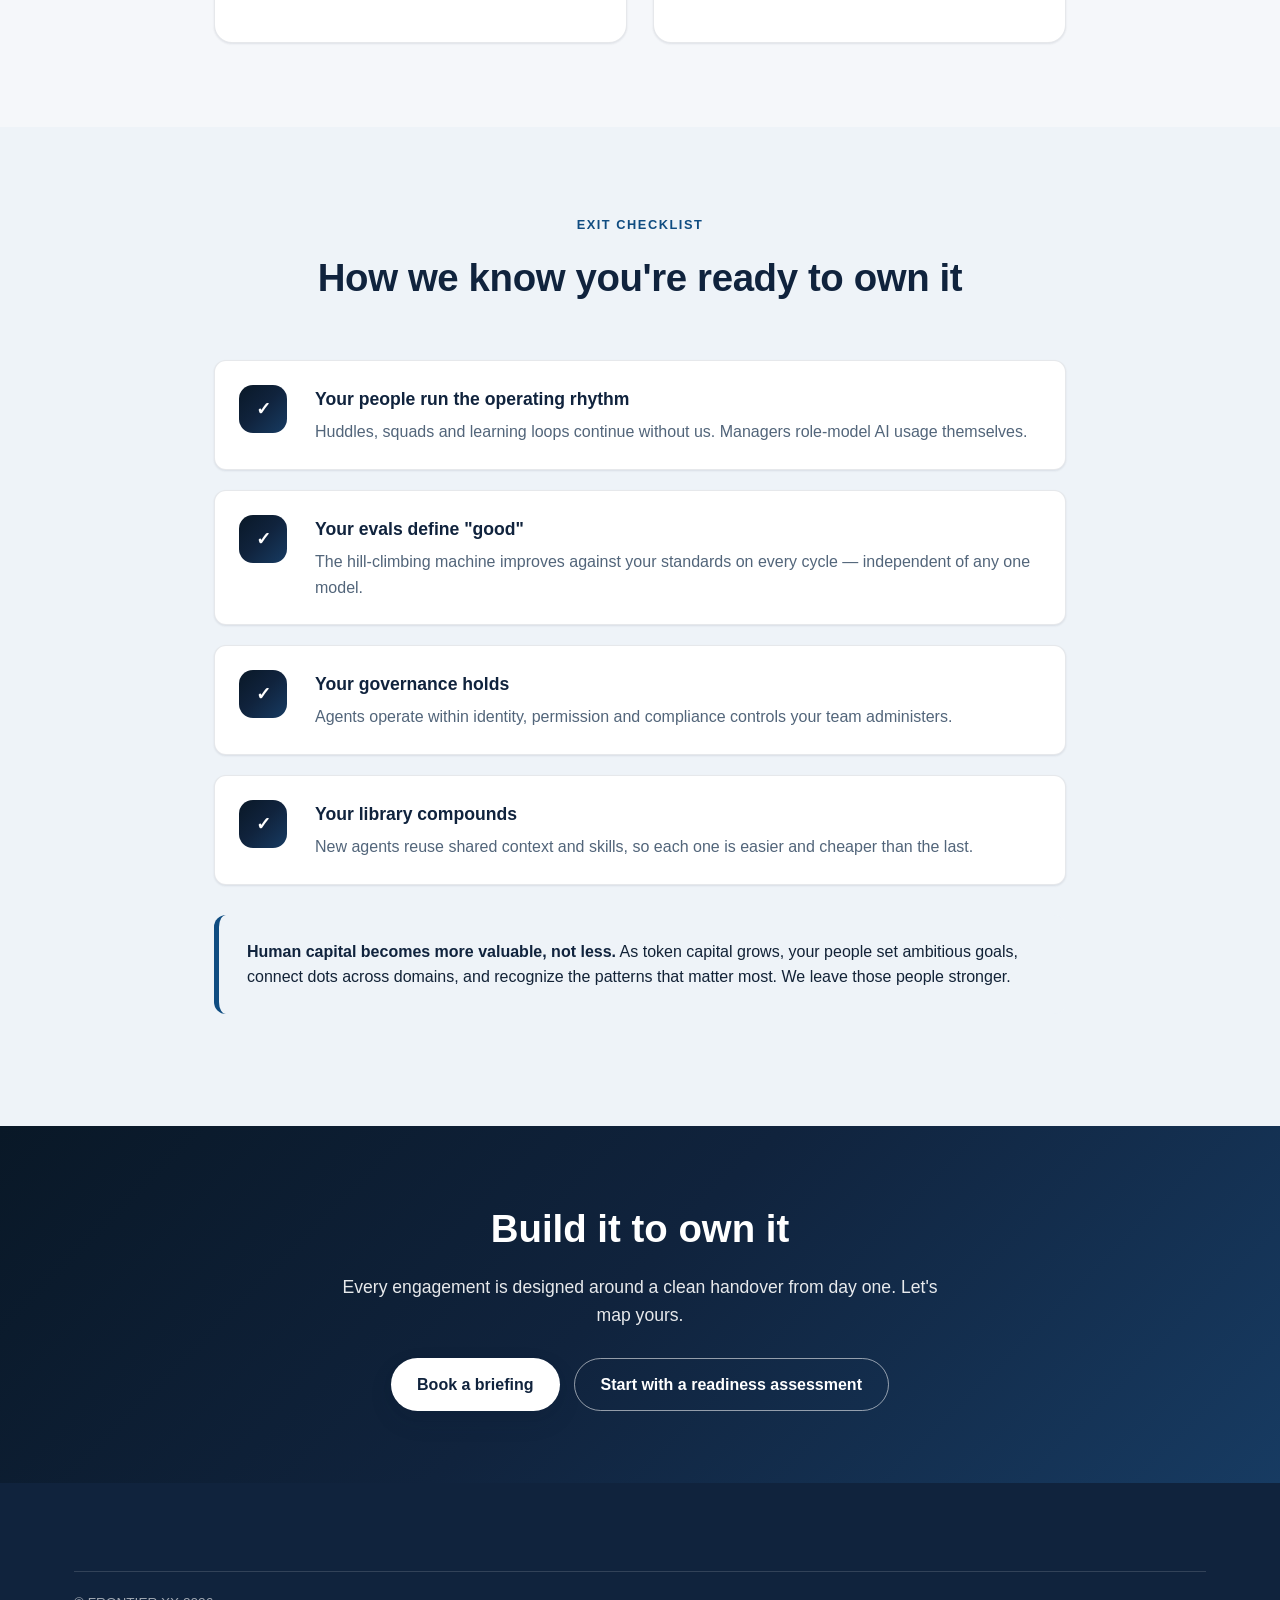
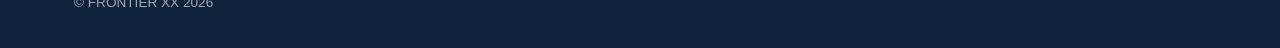
<file: service-ownership.html>
<!DOCTYPE html>
<html lang="en">
<head>
<meta charset="UTF-8">
<meta name="viewport" content="width=device-width, initial-scale=1.0">
<title>Ownership Transfer — FRONTIER XX</title>
<meta name="description" content="We make ourselves unnecessary. Your team, your evals, your IP — all inside your boundary, fully handed over.">
<link rel="icon" type="image/svg+xml" href="assets/logo.svg">
<link rel="stylesheet" href="assets/styles.css">
</head>
<body>
<div class="accent-bar"></div>
<div class="confidential-banner" role="note">Confidential</div>
<nav class="nav">
  <div class="nav-inner">
    <a class="brand" href="home.html"><img class="brandmark" src="assets/logo-lockup-light.svg" alt="FRONTIER XX"><span class="brand-tag">e<span class="slogan-x">X</span>plore What&rsquo;s Next. e<span class="slogan-x">X</span>ecute What Matters.</span></a>
    <div class="nav-links">
      <a href="home.html#role">Our Role</a>
      <a href="home.html#services">Services</a>
      <a href="home.html#ecosystem">Ecosystem</a>
      <a href="home.html#method">Method</a>
      <a href="assessment.html">AI Readiness</a>
      <a class="nav-cta" href="home.html#contact">Book a Briefing</a>
    </div>
  </div>
</nav>

<header class="page-hero">
  <div class="container">
    <div class="breadcrumb"><a href="home.html">Home</a> / Service 5 · Ownership Transfer</div>
    <span class="svc-badge sw-5" style="color:var(--navy);">Codify &amp; Safeguard</span>
    <h1>Transfer ownership to you</h1>
    <p>The best consultancy makes itself unnecessary. We hand over your AI factory, your evals and your IP — fully inside your boundary — so the intelligence compounds for you, not us.</p>
    <a class="btn btn-download" style="margin-top:18px;" href="assets/pdf/FrontierX-Ownership-Transfer.pdf" download>
      <svg viewBox="0 0 24 24" fill="none" stroke="currentColor" stroke-width="2" stroke-linecap="round" stroke-linejoin="round" aria-hidden="true"><path d="M21 15v4a2 2 0 0 1-2 2H5a2 2 0 0 1-2-2v-4"/><polyline points="7 10 12 15 17 10"/><line x1="12" y1="15" x2="12" y2="3"/></svg>
      Download this service (PDF)
    </a>
  </div>
</header>

<section class="block">
  <div class="container" style="max-width:900px;">
    <div class="reveal">
      <span class="kicker">Our promise</span>
      <h2 style="color:var(--navy);">You own the frontier — we just helped you reach it</h2>
      <p style="color:var(--muted);font-size:1.08rem;">Every prompt, retrieval, eval, workflow and agent decision is intelligence — the fingerprint of how your company thinks. The single most important architectural choice is whether that intelligence stays inside your boundary. We build it so it does, and then we leave.</p>
      <p class="quote">In the AI era, control comes down to one decision: whether your intelligence compounds inside your boundary or leaks beyond it.<cite>— Codify your advantage &amp; controls, Frontier Firm Playbook</cite></p>
    </div>

    <div class="reveal" style="margin-top:40px;">
      <span class="kicker">The handover</span>
      <h2 style="color:var(--navy);">Four pillars of a clean exit</h2>
    </div>
    <div class="grid grid-2" style="margin-top:24px;">
      <div class="card reveal"><div class="num sw-1">1</div><h3>Capability transfer</h3><p>Train-the-trainer and "Learn → Do → Teach" enablement so your people — not ours — run the factory. We cement behavior change in the Teach phase.</p></div>
      <div class="card reveal"><div class="num sw-2">2</div><h3>Runbooks &amp; documentation</h3><p>Operating rhythms, architecture decisions, prompts, evals and skills live where your teams and agents can learn from them — not in tribal knowledge.</p></div>
      <div class="card reveal"><div class="num sw-3">3</div><h3>IP &amp; data boundary</h3><p>Data residency, tenant isolation and model independence mean you can swap any single model without losing what makes you distinct. Your IP stays yours.</p></div>
      <div class="card reveal"><div class="num sw-4">4</div><h3>Governance &amp; security controls</h3><p>Agent identity, risk-based permissions and a governed lifecycle so every action stays traceable, auditable and reversible after we're gone.</p></div>
    </div>
  </div>
</section>

<section class="block" style="background:var(--mist);">
  <div class="container" style="max-width:900px;">
    <div class="section-head reveal"><span class="kicker">Exit checklist</span><h2>How we know you're ready to own it</h2></div>
    <div class="steps">
      <div class="step reveal"><div class="dot">✓</div><div><h4>Your people run the operating rhythm</h4><p>Huddles, squads and learning loops continue without us. Managers role-model AI usage themselves.</p></div></div>
      <div class="step reveal"><div class="dot">✓</div><div><h4>Your evals define "good"</h4><p>The hill-climbing machine improves against your standards on every cycle — independent of any one model.</p></div></div>
      <div class="step reveal"><div class="dot">✓</div><div><h4>Your governance holds</h4><p>Agents operate within identity, permission and compliance controls your team administers.</p></div></div>
      <div class="step reveal"><div class="dot">✓</div><div><h4>Your library compounds</h4><p>New agents reuse shared context and skills, so each one is easier and cheaper than the last.</p></div></div>
    </div>
    <div class="callout reveal" style="margin-top:30px;"><strong>Human capital becomes more valuable, not less.</strong> As token capital grows, your people set ambitious goals, connect dots across domains, and recognize the patterns that matter most. We leave those people stronger.</div>
  </div>
</section>

<section class="cta-band">
  <div class="container">
    <h2>Build it to own it</h2>
    <p>Every engagement is designed around a clean handover from day one. Let's map yours.</p>
    <div style="display:flex;gap:14px;justify-content:center;flex-wrap:wrap;">
      <a class="btn btn-primary" href="home.html#contact">Book a briefing</a>
      <a class="btn btn-ghost" href="assessment.html">Start with a readiness assessment</a>
    </div>
  </div>
</section>

<footer class="site">
  <div class="container">
    <div class="copyright">© FRONTIER XX 2026</div>
  </div>
</footer>
<script src="assets/app.js"></script>
</body>
</html>
</file>
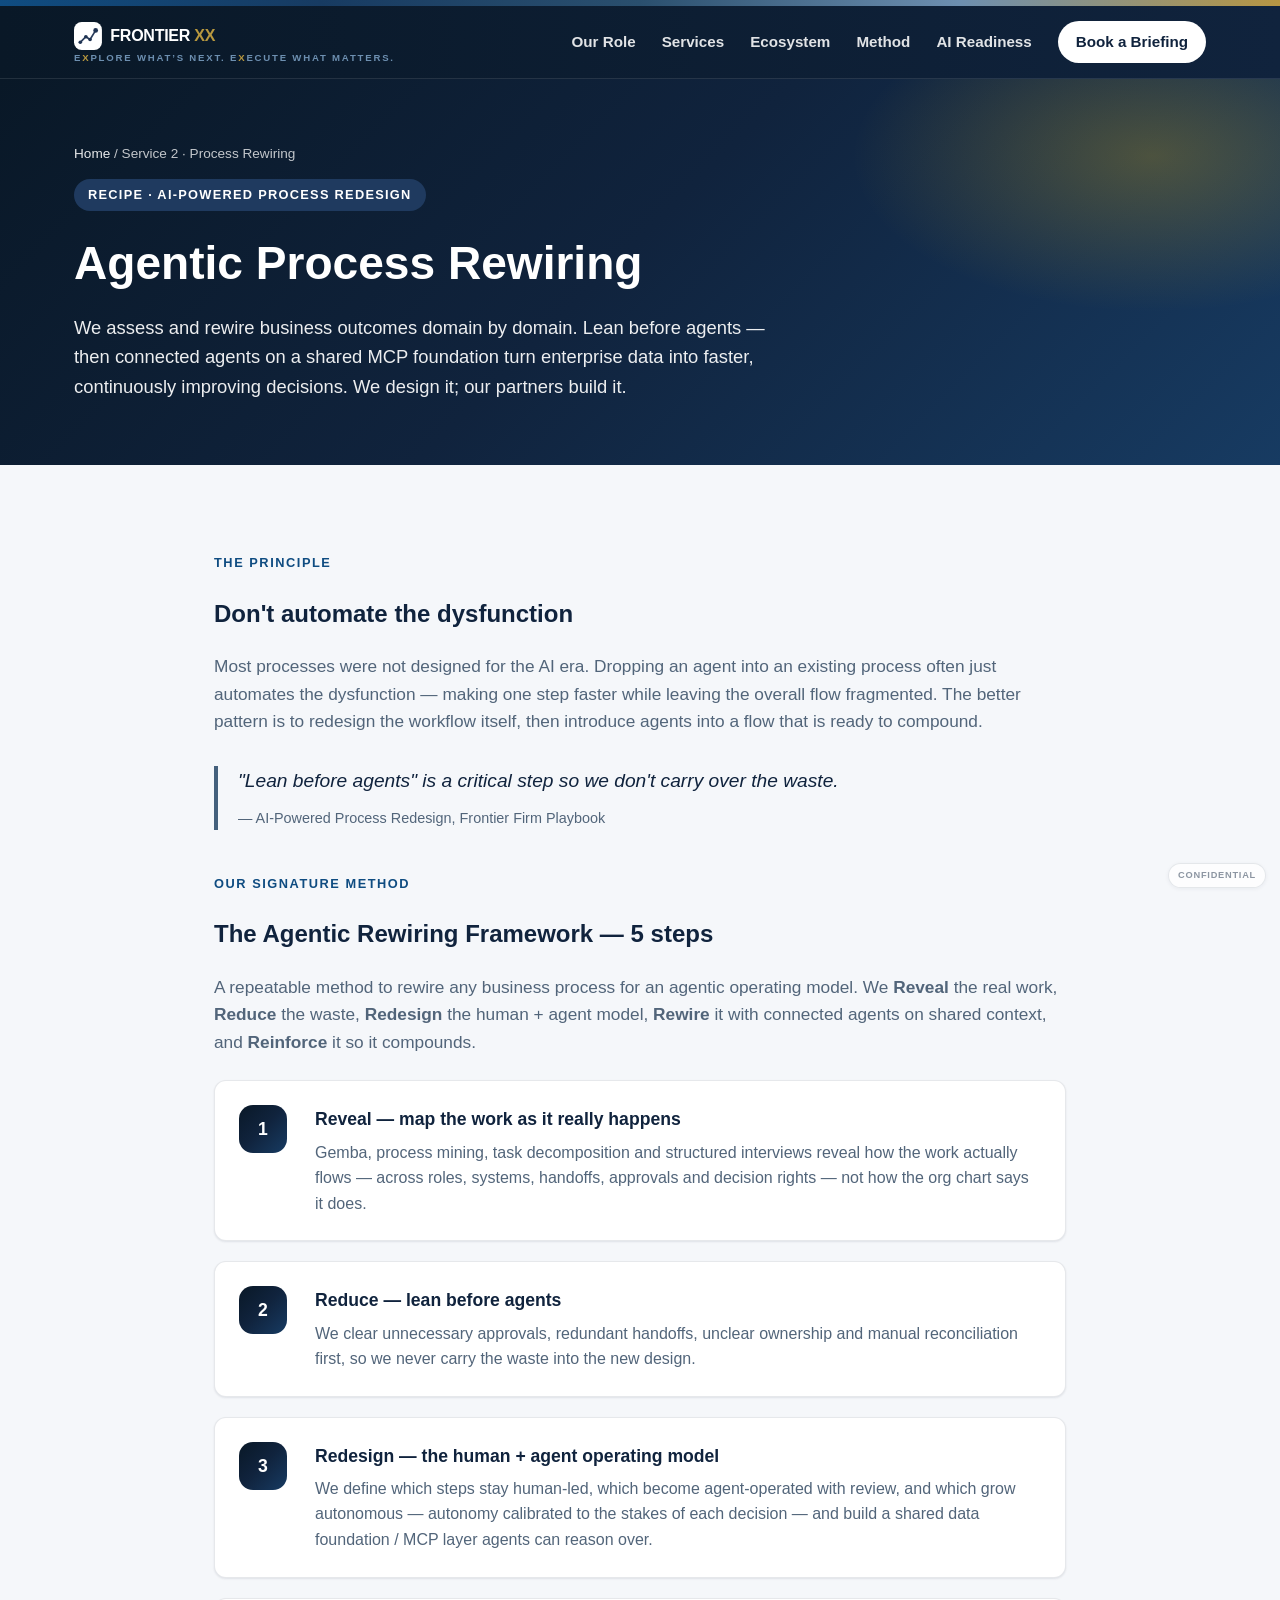
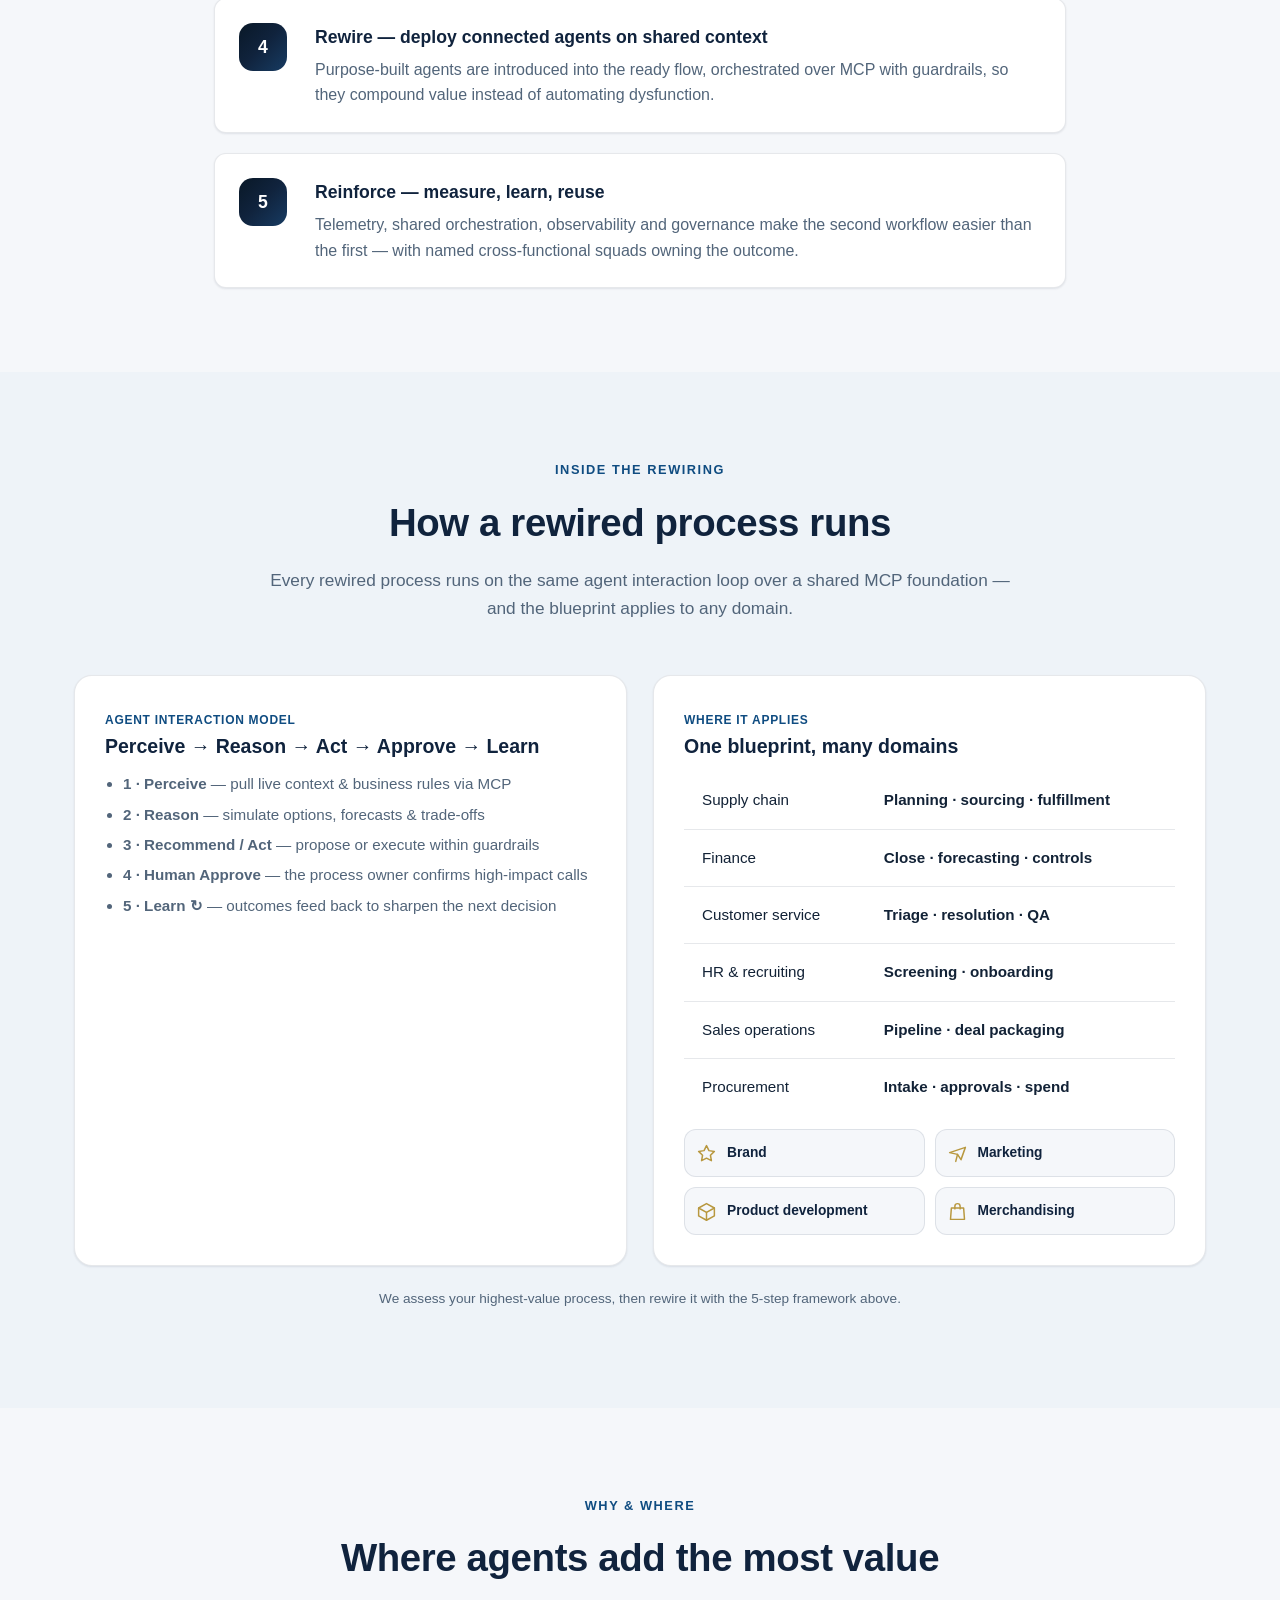
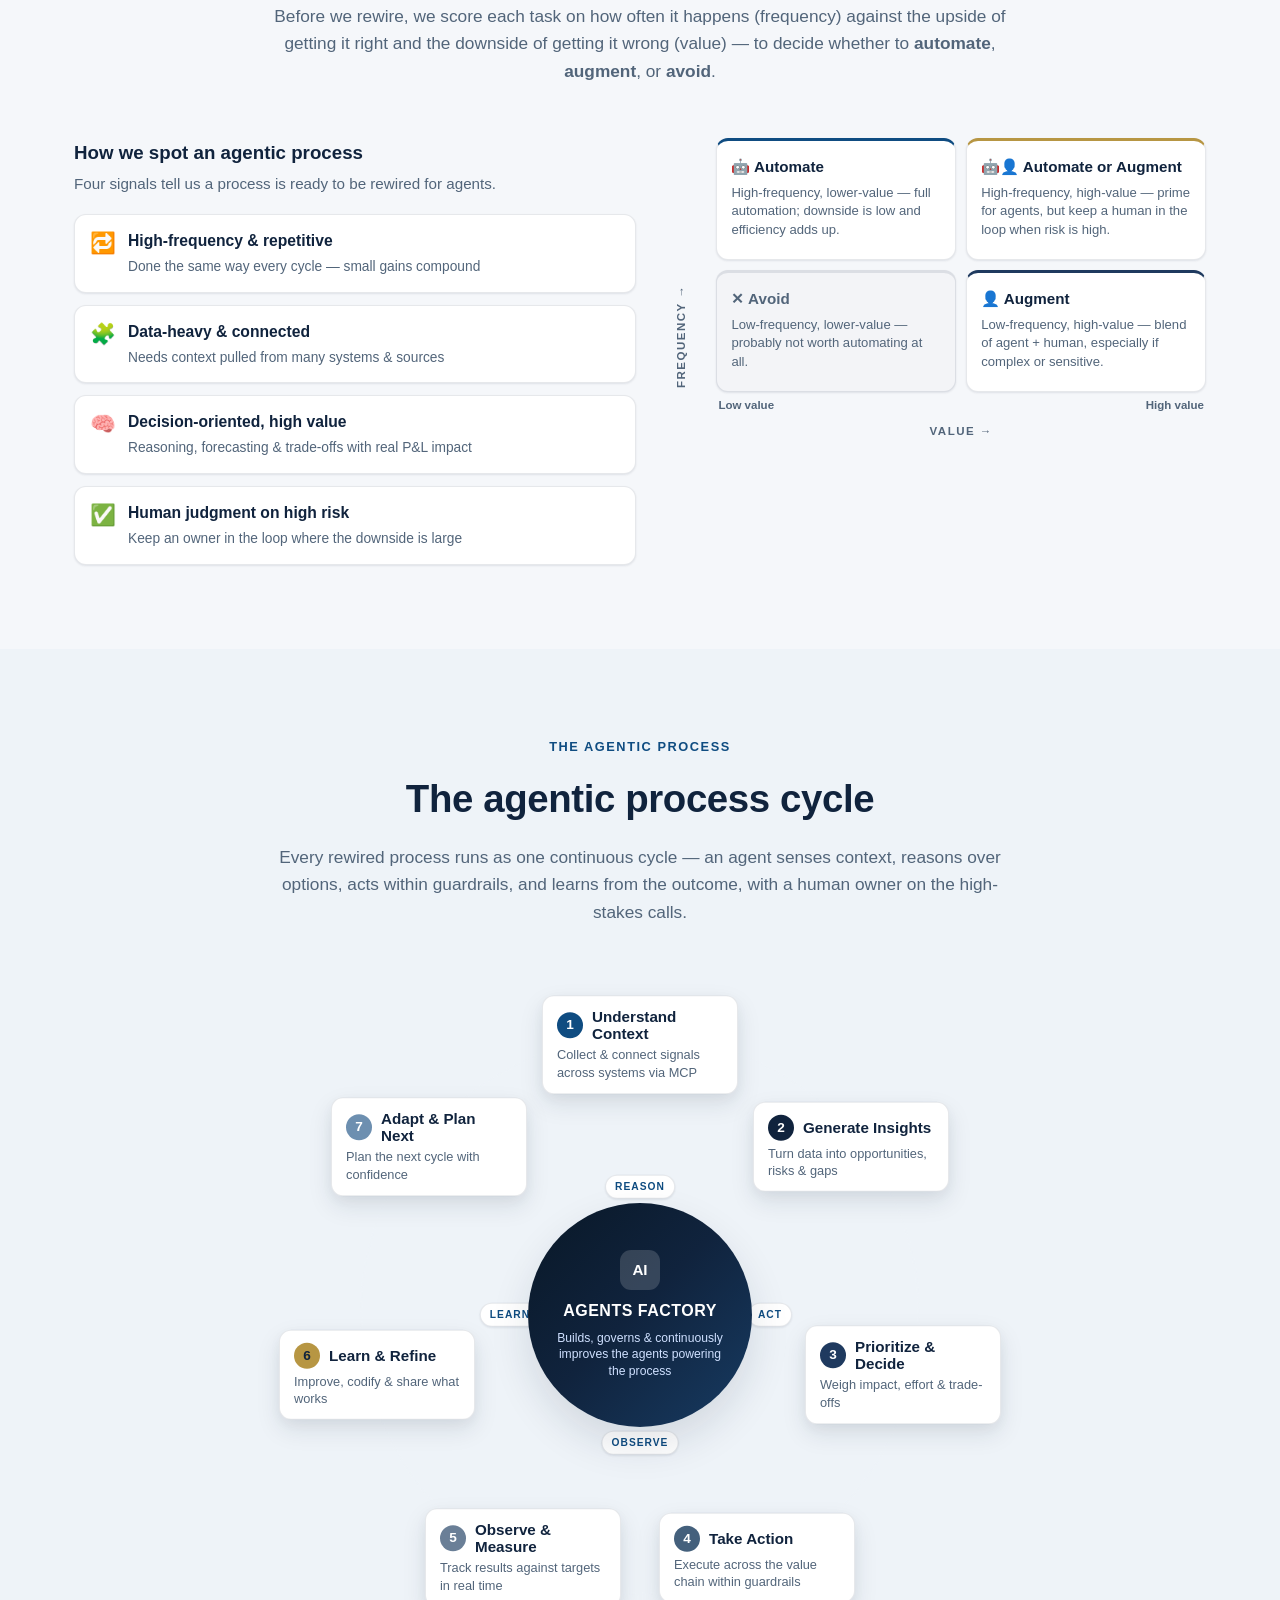
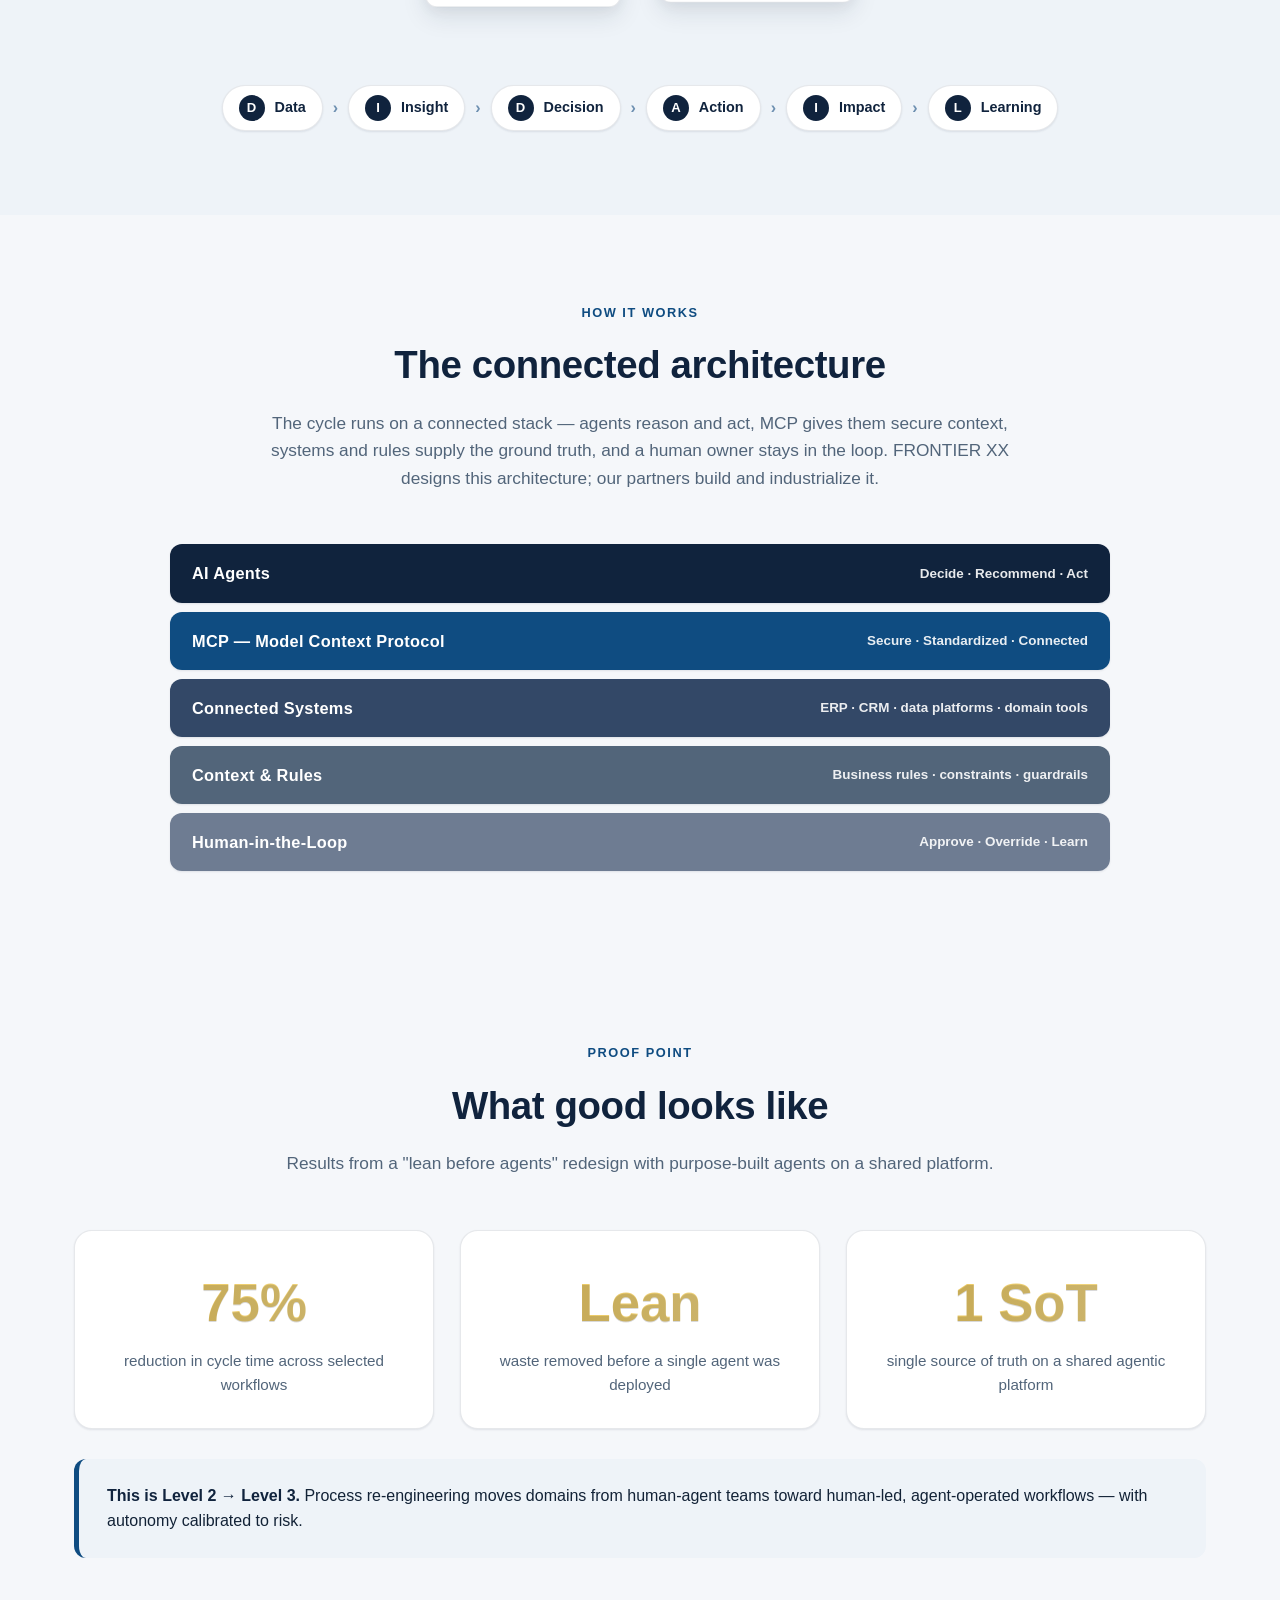
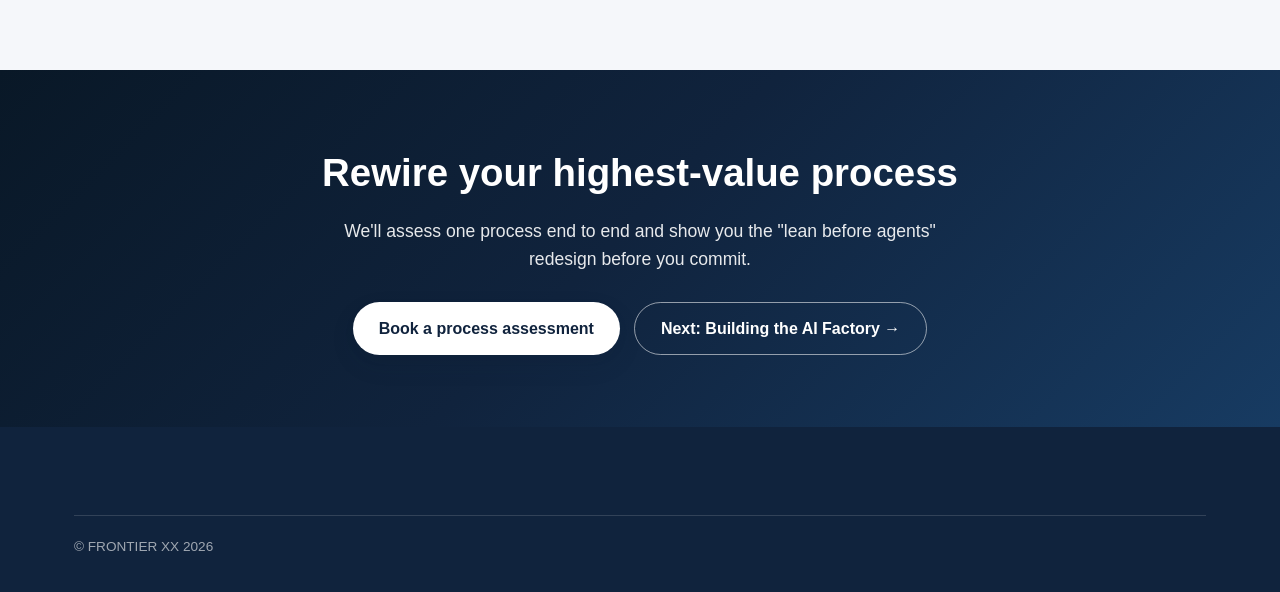
<file: service-process.html>
<!DOCTYPE html>
<html lang="en">
<head>
<meta charset="UTF-8">
<meta name="viewport" content="width=device-width, initial-scale=1.0">
<title>Agentic Process Rewiring — FRONTIER XX</title>
<meta name="description" content="We rewire business outcomes per domain — lean before agents — then deploy connected agents on a shared MCP foundation.">
<link rel="icon" type="image/svg+xml" href="assets/logo.svg">
<link rel="stylesheet" href="assets/styles.css?v=domains-20261003">
<style>
  /* ===== Agentic Process Flow visuals (scoped: .apf-) ===== */

  /* --- Value matrix: Automate / Augment / Avoid --- */
  .apf-value { display:grid; grid-template-columns:1.05fr 1fr; gap:34px; align-items:stretch; }
  @media (max-width:860px){ .apf-value { grid-template-columns:1fr; } }
  .apf-idlist { display:grid; gap:12px; margin-top:18px; }
  .apf-id { display:flex; gap:12px; align-items:flex-start; background:var(--card); border:1px solid var(--line);
    border-radius:var(--radius-sm); padding:13px 15px; box-shadow:var(--shadow-sm); }
  .apf-id .ic { font-size:1.3rem; line-height:1.4; flex:0 0 auto; }
  .apf-id b { color:var(--navy); display:block; font-size:.98rem; }
  .apf-id span { color:var(--muted); font-size:.86rem; }

  .apf-matrix { position:relative; padding:0 0 30px 46px; }
  .apf-ylabel { position:absolute; left:0; top:0; bottom:30px; width:22px; writing-mode:vertical-rl;
    transform:rotate(180deg); display:flex; align-items:center; justify-content:center;
    font-size:.72rem; font-weight:800; letter-spacing:1.5px; color:var(--muted); }
  .apf-xlabel { text-align:center; font-size:.72rem; font-weight:800; letter-spacing:1.5px; color:var(--muted); margin-top:8px; }
  .apf-quad { display:grid; grid-template-columns:1fr 1fr; grid-template-rows:1fr 1fr; gap:10px; }
  .apf-cell { border:1px solid var(--line); border-radius:var(--radius-sm); padding:14px; background:var(--card);
    box-shadow:var(--shadow-sm); display:flex; flex-direction:column; gap:5px; min-height:122px; }
  .apf-cell .t { font-weight:800; color:var(--navy); font-size:.95rem; }
  .apf-cell .d { font-size:.82rem; color:var(--muted); line-height:1.4; }
  .apf-cell .ex { font-size:.76rem; color:var(--blue); font-weight:600; margin-top:auto; }
  .apf-cell.auto  { border-top:3px solid var(--blue); }
  .apf-cell.both  { border-top:3px solid var(--gold); }
  .apf-cell.aug   { border-top:3px solid var(--indigo); }
  .apf-cell.avoid { border-top:3px solid var(--line); background:#f3f4f7; }
  .apf-cell.avoid .t { color:var(--muted); }
  .apf-ends { display:flex; justify-content:space-between; font-size:.72rem; font-weight:700; color:var(--muted); margin-top:4px; padding:0 2px; }

  /* --- Radial agentic cycle --- */
  .apf-cyclewrap { overflow-x:auto; padding:6px 0 10px; }
  .apf-stage { position:relative; width:820px; height:680px; margin:0 auto; }
  @media (max-width:880px){ .apf-stage { transform:scale(.78); transform-origin:top left; height:530px; } }
  @media (max-width:680px){ .apf-stage { transform:scale(.62); height:420px; } }
  .apf-ring { position:absolute; left:50%; top:330px; width:560px; height:560px; transform:translate(-50%,-50%);
    border:2px dashed var(--mist); border-radius:50%; }
  .apf-node { position:absolute; width:196px; transform:translate(-50%,-50%);
    background:var(--card); border:1px solid var(--line); border-radius:var(--radius-sm);
    box-shadow:var(--shadow-md); padding:12px 14px; }
  .apf-node .nhd { display:flex; align-items:center; gap:9px; margin-bottom:4px; }
  .apf-node .nn { width:26px; height:26px; flex:0 0 auto; border-radius:50%; color:#fff; font-weight:800;
    font-size:.85rem; display:flex; align-items:center; justify-content:center; }
  .apf-node h4 { margin:0; font-size:.95rem; color:var(--navy); line-height:1.15; }
  .apf-node p { margin:0; font-size:.8rem; color:var(--muted); line-height:1.35; }
  .apf-center { position:absolute; left:410px; top:330px; width:224px; height:224px; transform:translate(-50%,-50%);
    border-radius:50%; background:var(--grad-hero); color:#fff; display:flex; flex-direction:column;
    align-items:center; justify-content:center; text-align:center; padding:26px; box-shadow:var(--shadow-lg); }
  .apf-center .bot { width:40px; height:40px; border-radius:11px; background:rgba(255,255,255,.16);
    display:flex; align-items:center; justify-content:center; font-weight:800; font-size:.95rem; margin-bottom:8px; }
  .apf-center h3 { margin:0 0 6px; font-size:1rem; letter-spacing:.5px; }
  .apf-center p { margin:0; font-size:.76rem; color:#cfe0ff; line-height:1.35; }
  .apf-lp { position:absolute; font-size:.64rem; font-weight:800; letter-spacing:1px; color:var(--blue);
    background:var(--card); border:1px solid var(--line); border-radius:20px; padding:3px 9px; box-shadow:var(--shadow-sm); }
  .apf-lp.reason  { left:410px; top:202px; transform:translate(-50%,-50%); }
  .apf-lp.act     { left:540px; top:330px; transform:translate(-50%,-50%); }
  .apf-lp.observe { left:410px; top:458px; transform:translate(-50%,-50%); }
  .apf-lp.learn   { left:280px; top:330px; transform:translate(-50%,-50%); }

  /* --- Outcomes chain --- */
  .apf-chain { display:flex; flex-wrap:wrap; align-items:center; justify-content:center; gap:10px; margin-top:10px; }
  .apf-chain .oc { display:flex; align-items:center; gap:10px; background:var(--card); border:1px solid var(--line);
    border-radius:40px; padding:9px 16px; box-shadow:var(--shadow-sm); }
  .apf-chain .oi { width:26px; height:26px; border-radius:50%; background:var(--navy); color:#fff; font-weight:800;
    font-size:.82rem; display:flex; align-items:center; justify-content:center; flex:0 0 auto; }
  .apf-chain b { color:var(--navy); font-size:.9rem; }
  .apf-chain .sep { color:var(--blue-light); font-weight:800; }

  /* --- Architecture layer stack --- */
  .apf-arch { display:grid; gap:9px; max-width:940px; margin:0 auto; }
  .apf-layer { border-radius:var(--radius-sm); padding:16px 22px; color:#fff; display:flex; justify-content:space-between;
    align-items:center; gap:16px; box-shadow:var(--shadow-sm); flex-wrap:wrap; }
  .apf-layer b { font-size:1.02rem; letter-spacing:.3px; }
  .apf-layer small { opacity:.9; font-size:.84rem; font-weight:600; }
  .apf-l1 { background:var(--navy); }
  .apf-l2 { background:var(--blue); }
  .apf-l3 { background:#334867; }
  .apf-l4 { background:var(--muted); }
  .apf-l5 { background:#6E7C92; }
</style>
</head>
<body>
<div class="accent-bar"></div>
<div class="confidential-banner" role="note">Confidential</div>
<nav class="nav">
  <div class="nav-inner">
    <a class="brand" href="home.html"><img class="brandmark" src="assets/logo-lockup-light.svg" alt="FRONTIER XX"><span class="brand-tag">e<span class="slogan-x">X</span>plore What&rsquo;s Next. e<span class="slogan-x">X</span>ecute What Matters.</span></a>
    <div class="nav-links">
      <a href="home.html#role">Our Role</a>
      <a href="home.html#services">Services</a>
      <a href="home.html#ecosystem">Ecosystem</a>
      <a href="home.html#method">Method</a>
      <a href="assessment.html">AI Readiness</a>
      <a class="nav-cta" href="home.html#contact">Book a Briefing</a>
    </div>
  </div>
</nav>

<header class="page-hero">
  <div class="container">
    <div class="breadcrumb"><a href="home.html">Home</a> / Service 2 · Process Rewiring</div>
    <span class="svc-badge sw-2" style="color:#fff;">Recipe · AI-Powered Process Redesign</span>
    <h1>Agentic Process Rewiring</h1>
    <p>We assess and rewire business outcomes domain by domain. Lean before agents — then connected agents on a shared MCP foundation turn enterprise data into faster, continuously improving decisions. We design it; our partners build it.</p>
  </div>
</header>

<section class="block">
  <div class="container" style="max-width:900px;">
    <div class="reveal">
      <span class="kicker">The principle</span>
      <h2 style="color:var(--navy);">Don't automate the dysfunction</h2>
      <p style="color:var(--muted);font-size:1.08rem;">Most processes were not designed for the AI era. Dropping an agent into an existing process often just automates the dysfunction — making one step faster while leaving the overall flow fragmented. The better pattern is to redesign the workflow itself, then introduce agents into a flow that is ready to compound.</p>
      <p class="quote">"Lean before agents" is a critical step so we don't carry over the waste.<cite>— AI-Powered Process Redesign, Frontier Firm Playbook</cite></p>
    </div>

    <div class="reveal" style="margin-top:40px;">
      <span class="kicker">Our signature method</span>
      <h2 style="color:var(--navy);">The Agentic Rewiring Framework — 5 steps</h2>
      <p style="color:var(--muted);font-size:1.08rem;">A repeatable method to rewire any business process for an agentic operating model. We <strong>Reveal</strong> the real work, <strong>Reduce</strong> the waste, <strong>Redesign</strong> the human + agent model, <strong>Rewire</strong> it with connected agents on shared context, and <strong>Reinforce</strong> it so it compounds.</p>
    </div>
    <div class="steps" style="margin-top:24px;">
      <div class="step reveal"><div class="dot">1</div><div><h4>Reveal — map the work as it really happens</h4><p>Gemba, process mining, task decomposition and structured interviews reveal how the work actually flows — across roles, systems, handoffs, approvals and decision rights — not how the org chart says it does.</p></div></div>
      <div class="step reveal"><div class="dot">2</div><div><h4>Reduce — lean before agents</h4><p>We clear unnecessary approvals, redundant handoffs, unclear ownership and manual reconciliation first, so we never carry the waste into the new design.</p></div></div>
      <div class="step reveal"><div class="dot">3</div><div><h4>Redesign — the human + agent operating model</h4><p>We define which steps stay human-led, which become agent-operated with review, and which grow autonomous — autonomy calibrated to the stakes of each decision — and build a shared data foundation / MCP layer agents can reason over.</p></div></div>
      <div class="step reveal"><div class="dot">4</div><div><h4>Rewire — deploy connected agents on shared context</h4><p>Purpose-built agents are introduced into the ready flow, orchestrated over MCP with guardrails, so they compound value instead of automating dysfunction.</p></div></div>
      <div class="step reveal"><div class="dot">5</div><div><h4>Reinforce — measure, learn, reuse</h4><p>Telemetry, shared orchestration, observability and governance make the second workflow easier than the first — with named cross-functional squads owning the outcome.</p></div></div>
    </div>
  </div>
</section>

<!-- Agent model + cross-domain -->
<section class="block" style="background:var(--mist);">
  <div class="container">
    <div class="section-head reveal"><span class="kicker">Inside the rewiring</span><h2>How a rewired process runs</h2><p>Every rewired process runs on the same agent interaction loop over a shared MCP foundation — and the blueprint applies to any domain.</p></div>
    <div class="grid grid-2" style="align-items:stretch;">
      <div class="card reveal">
        <span class="tag">Agent interaction model</span>
        <h3>Perceive → Reason → Act → Approve → Learn</h3>
        <ul>
          <li><strong>1 · Perceive</strong> — pull live context &amp; business rules via MCP</li>
          <li><strong>2 · Reason</strong> — simulate options, forecasts &amp; trade-offs</li>
          <li><strong>3 · Recommend / Act</strong> — propose or execute within guardrails</li>
          <li><strong>4 · Human Approve</strong> — the process owner confirms high-impact calls</li>
          <li><strong>5 · Learn ↻</strong> — outcomes feed back to sharpen the next decision</li>
        </ul>
      </div>
      <div class="card reveal">
        <span class="tag">Where it applies</span>
        <h3>One blueprint, many domains</h3>
        <div class="table-wrap" style="box-shadow:none;border:none;">
          <table style="min-width:unset;">
            <tbody>
              <tr><td>Supply chain</td><td><strong>Planning · sourcing · fulfillment</strong></td></tr>
              <tr><td>Finance</td><td><strong>Close · forecasting · controls</strong></td></tr>
              <tr><td>Customer service</td><td><strong>Triage · resolution · QA</strong></td></tr>
              <tr><td>HR &amp; recruiting</td><td><strong>Screening · onboarding</strong></td></tr>
              <tr><td>Sales operations</td><td><strong>Pipeline · deal packaging</strong></td></tr>
              <tr><td>Procurement</td><td><strong>Intake · approvals · spend</strong></td></tr>
            </tbody>
          </table>
        </div>
        <div class="domain-highlights" aria-label="Additional domains">
          <div class="domain-highlight">
            <svg viewBox="0 0 24 24" aria-hidden="true"><path d="M12 3 14.8 8.7 21 9.6 16.5 14l1.1 6.2L12 17.3l-5.6 2.9L7.5 14 3 9.6l6.2-.9L12 3Z"/></svg>
            <strong>Brand</strong>
          </div>
          <div class="domain-highlight">
            <svg viewBox="0 0 24 24" aria-hidden="true"><path d="m3 11 18-6-5 14-4-6-9-2Z"/><path d="m12 13-2 8"/></svg>
            <strong>Marketing</strong>
          </div>
          <div class="domain-highlight">
            <svg viewBox="0 0 24 24" aria-hidden="true"><path d="m12 3 9 5-9 5-9-5 9-5Z"/><path d="M3 8v9l9 5 9-5V8M12 13v9"/></svg>
            <strong>Product development</strong>
          </div>
          <div class="domain-highlight">
            <svg viewBox="0 0 24 24" aria-hidden="true"><path d="M5 8h14l1 13H4L5 8Z"/><path d="M9 9V6a3 3 0 0 1 6 0v3"/></svg>
            <strong>Merchandising</strong>
          </div>
        </div>
      </div>
    </div>
    <p style="text-align:center;color:var(--muted);font-size:.85rem;margin-top:22px;">We assess your highest-value process, then rewire it with the 5-step framework above.</p>
  </div>
</section>

<!-- Where agents add value: Automate / Augment / Avoid -->
<section class="block">
  <div class="container">
    <div class="section-head reveal"><span class="kicker">Why &amp; where</span><h2>Where agents add the most value</h2><p>Before we rewire, we score each task on how often it happens (frequency) against the upside of getting it right and the downside of getting it wrong (value) — to decide whether to <strong>automate</strong>, <strong>augment</strong>, or <strong>avoid</strong>.</p></div>
    <div class="apf-value">
      <div class="reveal">
        <h3 style="color:var(--navy);margin:0 0 4px;">How we spot an agentic process</h3>
        <p style="color:var(--muted);font-size:.95rem;margin:0;">Four signals tell us a process is ready to be rewired for agents.</p>
        <div class="apf-idlist">
          <div class="apf-id"><span class="ic">🔁</span><div><b>High-frequency &amp; repetitive</b><span>Done the same way every cycle — small gains compound</span></div></div>
          <div class="apf-id"><span class="ic">🧩</span><div><b>Data-heavy &amp; connected</b><span>Needs context pulled from many systems &amp; sources</span></div></div>
          <div class="apf-id"><span class="ic">🧠</span><div><b>Decision-oriented, high value</b><span>Reasoning, forecasting &amp; trade-offs with real P&amp;L impact</span></div></div>
          <div class="apf-id"><span class="ic">✅</span><div><b>Human judgment on high risk</b><span>Keep an owner in the loop where the downside is large</span></div></div>
        </div>
      </div>
      <div class="apf-matrix reveal">
        <div class="apf-ylabel">FREQUENCY →</div>
        <div class="apf-quad">
          <div class="apf-cell auto"><div class="t">🤖 Automate</div><div class="d">High-frequency, lower-value — full automation; downside is low and efficiency adds up.</div></div>
          <div class="apf-cell both"><div class="t">🤖👤 Automate or Augment</div><div class="d">High-frequency, high-value — prime for agents, but keep a human in the loop when risk is high.</div></div>
          <div class="apf-cell avoid"><div class="t">✕ Avoid</div><div class="d">Low-frequency, lower-value — probably not worth automating at all.</div></div>
          <div class="apf-cell aug"><div class="t">👤 Augment</div><div class="d">Low-frequency, high-value — blend of agent + human, especially if complex or sensitive.</div></div>
        </div>
        <div class="apf-ends"><span>Low value</span><span>High value</span></div>
        <div class="apf-xlabel">VALUE →</div>
      </div>
    </div>
  </div>
</section>

<!-- Flagship radial: the agentic process cycle -->
<section class="block" style="background:var(--mist);">
  <div class="container">
    <div class="section-head reveal"><span class="kicker">The agentic process</span><h2>The agentic process cycle</h2><p>Every rewired process runs as one continuous cycle — an agent senses context, reasons over options, acts within guardrails, and learns from the outcome, with a human owner on the high-stakes calls.</p></div>
    <div class="apf-cyclewrap reveal">
      <div class="apf-stage">
        <div class="apf-ring"></div>

        <div class="apf-node" style="left:410px;top:60px;"><div class="nhd"><div class="nn" style="background:var(--blue);">1</div><h4>Understand Context</h4></div><p>Collect &amp; connect signals across systems via MCP</p></div>
        <div class="apf-node" style="left:621px;top:162px;"><div class="nhd"><div class="nn" style="background:var(--navy);">2</div><h4>Generate Insights</h4></div><p>Turn data into opportunities, risks &amp; gaps</p></div>
        <div class="apf-node" style="left:673px;top:390px;"><div class="nhd"><div class="nn" style="background:var(--indigo);">3</div><h4>Prioritize &amp; Decide</h4></div><p>Weigh impact, effort &amp; trade-offs</p></div>
        <div class="apf-node" style="left:527px;top:573px;"><div class="nhd"><div class="nn" style="background:var(--magenta);">4</div><h4>Take Action</h4></div><p>Execute across the value chain within guardrails</p></div>
        <div class="apf-node" style="left:293px;top:573px;"><div class="nhd"><div class="nn" style="background:var(--coral);">5</div><h4>Observe &amp; Measure</h4></div><p>Track results against targets in real time</p></div>
        <div class="apf-node" style="left:147px;top:390px;"><div class="nhd"><div class="nn" style="background:var(--gold);color:var(--navy);">6</div><h4>Learn &amp; Refine</h4></div><p>Improve, codify &amp; share what works</p></div>
        <div class="apf-node" style="left:199px;top:162px;"><div class="nhd"><div class="nn" style="background:var(--blue-light);">7</div><h4>Adapt &amp; Plan Next</h4></div><p>Plan the next cycle with confidence</p></div>

        <span class="apf-lp reason">REASON</span>
        <span class="apf-lp act">ACT</span>
        <span class="apf-lp observe">OBSERVE</span>
        <span class="apf-lp learn">LEARN</span>

        <div class="apf-center">
          <div class="bot">AI</div>
          <h3>AGENTS FACTORY</h3>
          <p>Builds, governs &amp; continuously improves the agents powering the process</p>
        </div>
      </div>
    </div>
    <div class="apf-chain reveal">
      <div class="oc"><span class="oi">D</span><b>Data</b></div><span class="sep">›</span>
      <div class="oc"><span class="oi">I</span><b>Insight</b></div><span class="sep">›</span>
      <div class="oc"><span class="oi">D</span><b>Decision</b></div><span class="sep">›</span>
      <div class="oc"><span class="oi">A</span><b>Action</b></div><span class="sep">›</span>
      <div class="oc"><span class="oi">I</span><b>Impact</b></div><span class="sep">›</span>
      <div class="oc"><span class="oi">L</span><b>Learning</b></div>
    </div>
  </div>
</section>

<!-- Connected architecture layer stack -->
<section class="block">
  <div class="container">
    <div class="section-head reveal"><span class="kicker">How it works</span><h2>The connected architecture</h2><p>The cycle runs on a connected stack — agents reason and act, MCP gives them secure context, systems and rules supply the ground truth, and a human owner stays in the loop. FRONTIER XX designs this architecture; our partners build and industrialize it.</p></div>
    <div class="apf-arch reveal">
      <div class="apf-layer apf-l1"><b>AI Agents</b><small>Decide · Recommend · Act</small></div>
      <div class="apf-layer apf-l2"><b>MCP — Model Context Protocol</b><small>Secure · Standardized · Connected</small></div>
      <div class="apf-layer apf-l3"><b>Connected Systems</b><small>ERP · CRM · data platforms · domain tools</small></div>
      <div class="apf-layer apf-l4"><b>Context &amp; Rules</b><small>Business rules · constraints · guardrails</small></div>
      <div class="apf-layer apf-l5"><b>Human-in-the-Loop</b><small>Approve · Override · Learn</small></div>
    </div>
  </div>
</section>

<section class="block">
  <div class="container">
    <div class="section-head reveal"><span class="kicker">Proof point</span><h2>What good looks like</h2><p>Results from a "lean before agents" redesign with purpose-built agents on a shared platform.</p></div>
    <div class="grid grid-3">
      <div class="card reveal" style="text-align:center;"><div class="stat"><div class="big">75%</div><div class="lbl" style="color:var(--muted);">reduction in cycle time across selected workflows</div></div></div>
      <div class="card reveal" style="text-align:center;"><div class="stat"><div class="big">Lean</div><div class="lbl" style="color:var(--muted);">waste removed before a single agent was deployed</div></div></div>
      <div class="card reveal" style="text-align:center;"><div class="stat"><div class="big">1 SoT</div><div class="lbl" style="color:var(--muted);">single source of truth on a shared agentic platform</div></div></div>
    </div>
    <div class="callout reveal" style="margin-top:30px;"><strong>This is Level 2 → Level 3.</strong> Process re-engineering moves domains from human-agent teams toward human-led, agent-operated workflows — with autonomy calibrated to risk.</div>
  </div>
</section>

<section class="cta-band">
  <div class="container">
    <h2>Rewire your highest-value process</h2>
    <p>We'll assess one process end to end and show you the "lean before agents" redesign before you commit.</p>
    <div style="display:flex;gap:14px;justify-content:center;flex-wrap:wrap;">
      <a class="btn btn-primary" href="home.html#contact">Book a process assessment</a>
      <a class="btn btn-ghost" href="service-factory.html">Next: Building the AI Factory →</a>
    </div>
  </div>
</section>

<footer class="site">
  <div class="container">
    <div class="copyright">© FRONTIER XX 2026</div>
  </div>
</footer>
<script src="assets/app.js"></script>
</body>
</html>
</file>
<file: assets/styles.css>
/* ============================================================
   FrontierX — Shared Design System
   Palette sourced from Microsoft "Becoming a Frontier Firm" Playbook
   #0A6BBA #6B6EE2 #CA6CCD #F97483 #F6BC0E #46A0DE #1F3353 #DEE5F2 #F7F6F4
   ============================================================ */

:root {
  --logo-gold:   #B8983F;
  --blue:        #0F4C81;
  --blue-light:  #6D8FB0;
  --indigo:      #1F3A5F;
  --magenta:     #44607C;
  --coral:       #6A7F97;
  --gold:        #B79643;
  --navy:        #10233D;
  --night:       #091827;
  --mist:        #EEF3F8;
  --paper:       #F5F7FA;

  --ink:         #122236;
  --muted:       #52657A;
  --line:        rgba(16, 35, 61, 0.10);
  --card:        #ffffff;

  --shadow-sm: 0 1px 2px rgba(16,35,61,.06), 0 1px 3px rgba(16,35,61,.04);
  --shadow-md: 0 10px 24px rgba(16,35,61,.10), 0 4px 12px rgba(16,35,61,.04);
  --shadow-lg: 0 18px 40px rgba(16,35,61,.12);

  --radius: 18px;
  --radius-sm: 12px;
  --maxw: 1180px;

  --grad-hero: linear-gradient(135deg, #091827 0%, #10233D 48%, #173B62 100%);
  --grad-accent: linear-gradient(90deg, #0F4C81, #173B62, #2A4F6E, #6D8FB0, #B79643);

  --font: "Segoe UI", -apple-system, BlinkMacSystemFont, "Helvetica Neue", Arial, sans-serif;
}

* { box-sizing: border-box; }

html { scroll-behavior: smooth; }

body {
  margin: 0;
  font-family: var(--font);
  color: var(--ink);
  background: var(--paper);
  line-height: 1.6;
  -webkit-font-smoothing: antialiased;
}

a { color: var(--blue); text-decoration: none; }
a:hover { text-decoration: underline; }

.container { max-width: var(--maxw); margin: 0 auto; padding: 0 24px; }

/* ---------- Top accent bar ---------- */
.accent-bar { height: 6px; background: var(--grad-accent); }
.confidential-banner {
  position: fixed;
  right: 14px;
  bottom: 12px;
  z-index: 60;
  color: rgba(16, 35, 61, .48);
  background: rgba(255, 255, 255, .78);
  border: 1px solid rgba(16, 35, 61, .10);
  border-radius: 999px;
  padding: 4px 9px;
  font-size: .58rem;
  font-weight: 700;
  letter-spacing: .08em;
  text-transform: uppercase;
  pointer-events: none;
  box-shadow: 0 1px 4px rgba(16, 35, 61, .06);
}

/* ---------- Nav ---------- */
.nav {
  position: -webkit-sticky;
  position: sticky; top: 0; z-index: 50;
  background: linear-gradient(90deg, var(--night) 0%, var(--navy) 100%);
  border-bottom: 1px solid rgba(255,255,255,.10);
}
.nav-inner {
  display: flex; align-items: center; justify-content: space-between;
  height: 72px; max-width: var(--maxw); margin: 0 auto; padding: 0 24px;
}
.brand { display: flex; flex-direction: column; align-items: flex-start; gap: 3px; font-weight: 700; color: #fff; font-size: 1.05rem; }
.brand .logo {
  width: 32px; height: 32px;
  display: inline-block; flex: 0 0 auto;
}
.brand .brandmark {
  height: 28px; width: auto;
  display: block; flex: 0 0 auto;
}
.brand .brand-tag {
  font-size: .6rem; font-weight: 700; letter-spacing: 1.8px; text-transform: uppercase;
  color: var(--blue-light); line-height: 1;
}
.brand .brand-tag .slogan-x,
.slogan-x { color: var(--logo-gold); }
.brand:hover, .brand:hover .brand-tag { text-decoration: none; }
.brand span.accent { color: var(--blue); }
.nav-links { display: flex; gap: 26px; align-items: center; }
.nav-links a { color: rgba(255,255,255,.88); font-weight: 600; font-size: .95rem; }
.nav-links a:hover { color: var(--gold); text-decoration: none; }
.nav-cta {
  background: #fff; color: var(--navy) !important; padding: 9px 18px;
  border-radius: 999px; font-size: .9rem;
}
.nav-cta:hover { background: var(--gold); text-decoration: none !important; }
@media (max-width: 820px){ .nav-links a:not(.nav-cta){ display:none; } }

/* ---------- Buttons ---------- */
.btn {
  display: inline-flex; align-items: center; gap: 8px;
  padding: 13px 26px; border-radius: 999px; font-weight: 600;
  border: 0; cursor: pointer; font-size: 1rem; transition: transform .15s ease, box-shadow .15s ease;
}
.btn:hover { text-decoration: none; transform: translateY(-2px); }
.btn-primary { background: #fff; color: var(--navy); box-shadow: var(--shadow-md); }
.btn-primary:hover { box-shadow: var(--shadow-lg); }
.btn-ghost { background: transparent; color: #fff; border: 1.5px solid rgba(255,255,255,.55); }
.btn-ghost:hover { background: rgba(255,255,255,.12); }
.btn-dark { background: var(--navy); color: #fff; }
.btn-dark:hover { background: var(--blue); }
.btn-download { background: linear-gradient(135deg, #D7B972, #B79643); color: var(--navy); box-shadow: var(--shadow-md); }
.btn-download:hover { box-shadow: var(--shadow-lg); }
.btn svg { width: 18px; height: 18px; flex: 0 0 auto; }

/* ---------- Hero ---------- */
.hero {
  background: var(--grad-hero); color: #fff;
  position: relative; overflow: hidden;
  padding: 92px 0 104px;
}
.hero::after {
  content: ""; position: absolute; inset: 0;
  background:
    radial-gradient(600px 300px at 85% 10%, rgba(118, 161, 204, 0.22), transparent 60%),
    linear-gradient(90deg, rgba(255,255,255,0.02), rgba(255,255,255,0.00));
  pointer-events: none;
}
.hero .container { position: relative; z-index: 1; }
.eyebrow {
  display: inline-block; letter-spacing: .12em; text-transform: uppercase;
  font-size: .76rem; font-weight: 700; color: #D7B972;
  background: rgba(255,255,255,.05); padding: 7px 14px; border-radius: 999px;
  border: 1px solid rgba(255,255,255,.14); margin-bottom: 22px;
}
.hero h1 { font-size: clamp(2.1rem, 4.6vw, 3.6rem); line-height: 1.08; margin: 0 0 18px; font-weight: 800; letter-spacing: -.02em; }
.hero p.lead { font-size: clamp(1.05rem, 1.8vw, 1.25rem); max-width: 720px; color: rgba(255,255,255,.84); margin: 0 0 32px; }
.hero-cta { display: flex; gap: 14px; flex-wrap: wrap; }

/* ---------- Section ---------- */
section.block { padding: 84px 0; }
.section-head { max-width: 760px; margin: 0 auto 52px; text-align: center; }
.kicker { color: var(--blue); font-weight: 700; letter-spacing: .12em; text-transform: uppercase; font-size: .8rem; }
.section-head h2 { font-size: clamp(1.7rem, 3vw, 2.5rem); margin: 10px 0 14px; color: var(--navy); font-weight: 800; letter-spacing: -.01em; }
.section-head p { color: var(--muted); font-size: 1.08rem; margin: 0; }

/* ---------- Grid & cards ---------- */
.grid { display: grid; gap: 26px; }
.grid-2 { grid-template-columns: repeat(2, 1fr); }
.grid-3 { grid-template-columns: repeat(3, 1fr); }
.grid-4 { grid-template-columns: repeat(4, 1fr); }
@media (max-width: 960px){ .grid-3,.grid-4 { grid-template-columns: repeat(2,1fr); } }
@media (max-width: 640px){ .grid-2,.grid-3,.grid-4 { grid-template-columns: 1fr; } }

.card {
  background: var(--card); border-radius: var(--radius);
  padding: 30px; box-shadow: var(--shadow-sm);
  border: 1px solid var(--line); transition: transform .2s ease, box-shadow .2s ease;
  position: relative; overflow: hidden;
}
.card:hover { transform: translateY(-4px); box-shadow: var(--shadow-md); }
.card .num {
  font-size: .85rem; font-weight: 800; color: #fff;
  width: 34px; height: 34px; border-radius: 10px; display: grid; place-items: center;
  margin-bottom: 16px;
}
.card h3 { margin: 0 0 10px; font-size: 1.22rem; color: var(--navy); }
.card p { margin: 0 0 16px; color: var(--muted); font-size: .98rem; }
.card .tag { font-size: .75rem; font-weight: 700; letter-spacing: .06em; text-transform: uppercase; color: var(--blue); }
.card ul { margin: 0 0 18px; padding-left: 18px; color: var(--muted); font-size: .95rem; }
.card ul li { margin-bottom: 6px; }
.card a.more { font-weight: 700; color: var(--blue); font-size: .95rem; display: inline-flex; gap: 6px; align-items: center; }

/* accent swatches by index */
.sw-1 { background: var(--blue); }
.sw-2 { background: var(--indigo); }
.sw-3 { background: var(--magenta); }
.sw-4 { background: var(--coral); }
.sw-5 { background: var(--gold); color: var(--navy) !important; }
.bar-top { position:absolute; top:0; left:0; right:0; height:5px; }

/* ---------- Stat strip ---------- */
.stats { background: var(--navy); color: #fff; }
.stats .grid { text-align: center; }
.stat .big { font-size: clamp(2.2rem, 4.4vw, 3.3rem); font-weight: 800; background: linear-gradient(90deg, #E8C45A, #F2D98A); -webkit-background-clip: text; background-clip: text; -webkit-text-fill-color: transparent; text-shadow: 0 1px 0 rgba(0,0,0,.15); }
.stat .lbl { color: rgba(255,255,255,.8); font-size: .95rem; margin-top: 4px; }

/* ---------- Steps / timeline ---------- */
.steps { counter-reset: step; display: grid; gap: 20px; }
.step {
  display: grid; grid-template-columns: 56px 1fr; gap: 20px; align-items: start;
  background: #fff; border: 1px solid var(--line); border-radius: var(--radius-sm);
  padding: 24px; box-shadow: var(--shadow-sm);
}
.step .dot {
  width: 48px; height: 48px; border-radius: 14px; display: grid; place-items: center;
  color: #fff; font-weight: 800; font-size: 1.1rem; background: var(--grad-hero);
}
.step h4 { margin: 0 0 6px; color: var(--navy); font-size: 1.1rem; }
.step p { margin: 0; color: var(--muted); }

/* ---------- Pill list ---------- */
.pills { display: flex; flex-wrap: wrap; gap: 10px; }
.pill { background: var(--mist); color: var(--navy); padding: 8px 16px; border-radius: 999px; font-size: .9rem; font-weight: 600; }

/* ---------- Table ---------- */
.table-wrap { overflow-x: auto; border-radius: var(--radius); box-shadow: var(--shadow-sm); border: 1px solid var(--line); }
table { border-collapse: collapse; width: 100%; background: #fff; min-width: 640px; }
th, td { padding: 16px 18px; text-align: left; border-bottom: 1px solid var(--line); font-size: .95rem; }
th { background: var(--navy); color: #fff; font-weight: 700; }
tr:last-child td { border-bottom: 0; }
tbody tr:hover { background: var(--paper); }
.domain-highlights { display: grid; grid-template-columns: repeat(2, minmax(0, 1fr)); gap: 10px; margin-top: 14px; }
.domain-highlight {
  display: flex; align-items: center; gap: 10px; min-height: 48px;
  padding: 9px 11px; background: var(--paper); border: 1px solid var(--line);
  border-radius: var(--radius-sm); color: var(--navy); font-size: .86rem;
}
.domain-highlight svg { width: 21px; height: 21px; flex: 0 0 auto; fill: none; stroke: var(--logo-gold); stroke-width: 1.7; stroke-linecap: round; stroke-linejoin: round; }
@media (max-width: 420px){ .domain-highlights { grid-template-columns: 1fr; } }

/* ---------- CTA band ---------- */
.cta-band { background: var(--grad-hero); color: #fff; text-align: center; padding: 72px 0; }
.cta-band h2 { font-size: clamp(1.7rem, 3vw, 2.4rem); margin: 0 0 14px; }
.cta-band p { color: rgba(255,255,255,.9); max-width: 620px; margin: 0 auto 28px; font-size: 1.1rem; }

/* ---------- Page hero (interior) ---------- */
.page-hero { background: var(--grad-hero); color: #fff; padding: 64px 0; position: relative; overflow: hidden; }
.page-hero::after { content:""; position:absolute; inset:0; background: radial-gradient(500px 260px at 90% 20%, rgba(246,188,14,.25), transparent 60%); }
.page-hero .container { position: relative; z-index: 1; }
.page-hero .breadcrumb { font-size: .85rem; color: rgba(255,255,255,.75); margin-bottom: 14px; }
.page-hero .breadcrumb a { color: rgba(255,255,255,.9); }
.page-hero h1 { font-size: clamp(1.9rem, 3.6vw, 2.9rem); margin: 0 0 12px; font-weight: 800; }
.page-hero p { font-size: 1.15rem; max-width: 720px; color: rgba(255,255,255,.92); margin: 0; }
.svc-badge { display:inline-block; font-weight:800; font-size:.8rem; letter-spacing:.1em; text-transform:uppercase; padding:6px 14px; border-radius:999px; margin-bottom:16px; }

/* ---------- Callout ---------- */
.callout { background: var(--mist); border-left: 5px solid var(--blue); border-radius: var(--radius-sm); padding: 24px 28px; margin: 28px 0; }
.callout strong { color: var(--navy); }
.quote { font-size: 1.2rem; font-style: italic; color: var(--navy); border-left: 4px solid var(--magenta); padding-left: 20px; margin: 30px 0; }
.quote cite { display:block; font-style: normal; font-size: .9rem; color: var(--muted); margin-top: 10px; }

/* ---------- Footer ---------- */
footer.site { background: var(--navy); color: rgba(255,255,255,.8); padding: 54px 0 34px; }
footer.site .cols { display: grid; grid-template-columns: 2fr 1fr 1fr; gap: 30px; }
@media (max-width: 760px){ footer.site .cols { grid-template-columns: 1fr; } }
footer.site h5 { color: #fff; margin: 0 0 14px; font-size: 1rem; }
footer.site a { color: rgba(255,255,255,.8); display: block; margin-bottom: 8px; font-size: .92rem; }
footer.site a:hover { color: #fff; }
footer.site .copyright { margin-top: 34px; padding-top: 20px; border-top: 1px solid rgba(255,255,255,.14); font-size: .85rem; color: rgba(255,255,255,.6); }
footer.site .disclaimer { font-size: .78rem; color: rgba(255,255,255,.5); margin-top: 10px; }

/* ---------- Assessment tool ---------- */
.assess-card { background:#fff; border-radius:var(--radius); box-shadow:var(--shadow-md); border:1px solid var(--line); padding:34px; }
.dim { margin-bottom: 26px; }
.dim-head { display:flex; justify-content:space-between; align-items:center; margin-bottom:10px; }
.dim-head h4 { margin:0; color:var(--navy); font-size:1.05rem; }
.dim-head .dim-tag { font-size:.75rem; font-weight:700; color:#fff; padding:3px 10px; border-radius:999px; }
.dim p.desc { margin:0 0 14px; color:var(--muted); font-size:.92rem; }
.opts { display:grid; grid-template-columns: repeat(5,1fr); gap:8px; }
@media (max-width:640px){ .opts{ grid-template-columns: repeat(2,1fr);} }
.opt { position:relative; }
.opt input { position:absolute; opacity:0; }
.opt label {
  display:block; text-align:center; padding:12px 8px; border:1.5px solid var(--line);
  border-radius:10px; cursor:pointer; font-size:.85rem; font-weight:600; color:var(--muted);
  transition: all .15s ease; height:100%;
}
.opt input:checked + label { border-color:var(--blue); background:var(--blue); color:#fff; box-shadow:var(--shadow-sm); }
.opt label:hover { border-color:var(--blue-light); }

.result-panel { background:var(--grad-hero); color:#fff; border-radius:var(--radius); padding:34px; margin-top:28px; display:none; }
.result-panel.show { display:block; }
.score-ring { font-size:3rem; font-weight:800; }
.result-panel h3 { margin:0 0 6px; font-size:1.6rem; }
.result-panel .maturity { font-weight:700; color:var(--gold); letter-spacing:.08em; text-transform:uppercase; font-size:.9rem; }
.progress { height:14px; background:rgba(255,255,255,.2); border-radius:999px; overflow:hidden; margin:18px 0; }
.progress > div { height:100%; background:var(--grad-accent); width:0; transition: width .8s ease; }
.rec-list { margin:18px 0 0; padding-left:20px; }
.rec-list li { margin-bottom:8px; color:rgba(255,255,255,.92); }

.reveal { opacity:0; transform: translateY(20px); transition: opacity .6s ease, transform .6s ease; }
.reveal.in { opacity:1; transform:none; }

/* ---------- Print / PDF ---------- */
@media print {
  @page { margin: 14mm; }
  html { scroll-behavior: auto; }
  body { background: #fff; -webkit-print-color-adjust: exact; print-color-adjust: exact; }
  .nav, .accent-bar, .cta-band, .no-print, .btn-download, .download-bar { display: none !important; }
  .reveal { opacity: 1 !important; transform: none !important; }
  .hero, .page-hero, .result-panel, .belief-band, .cta-band { color: #000; }
  .hero, .page-hero { background: #fff !important; }
  .hero *, .page-hero * { color: #16233b !important; }
  a { color: #16233b; text-decoration: none; }
  section, .block, .card, .step, .apf-node, .apf-stage { break-inside: avoid; page-break-inside: avoid; }
  .block, section { padding-top: 22px; padding-bottom: 22px; }
}
</file>
